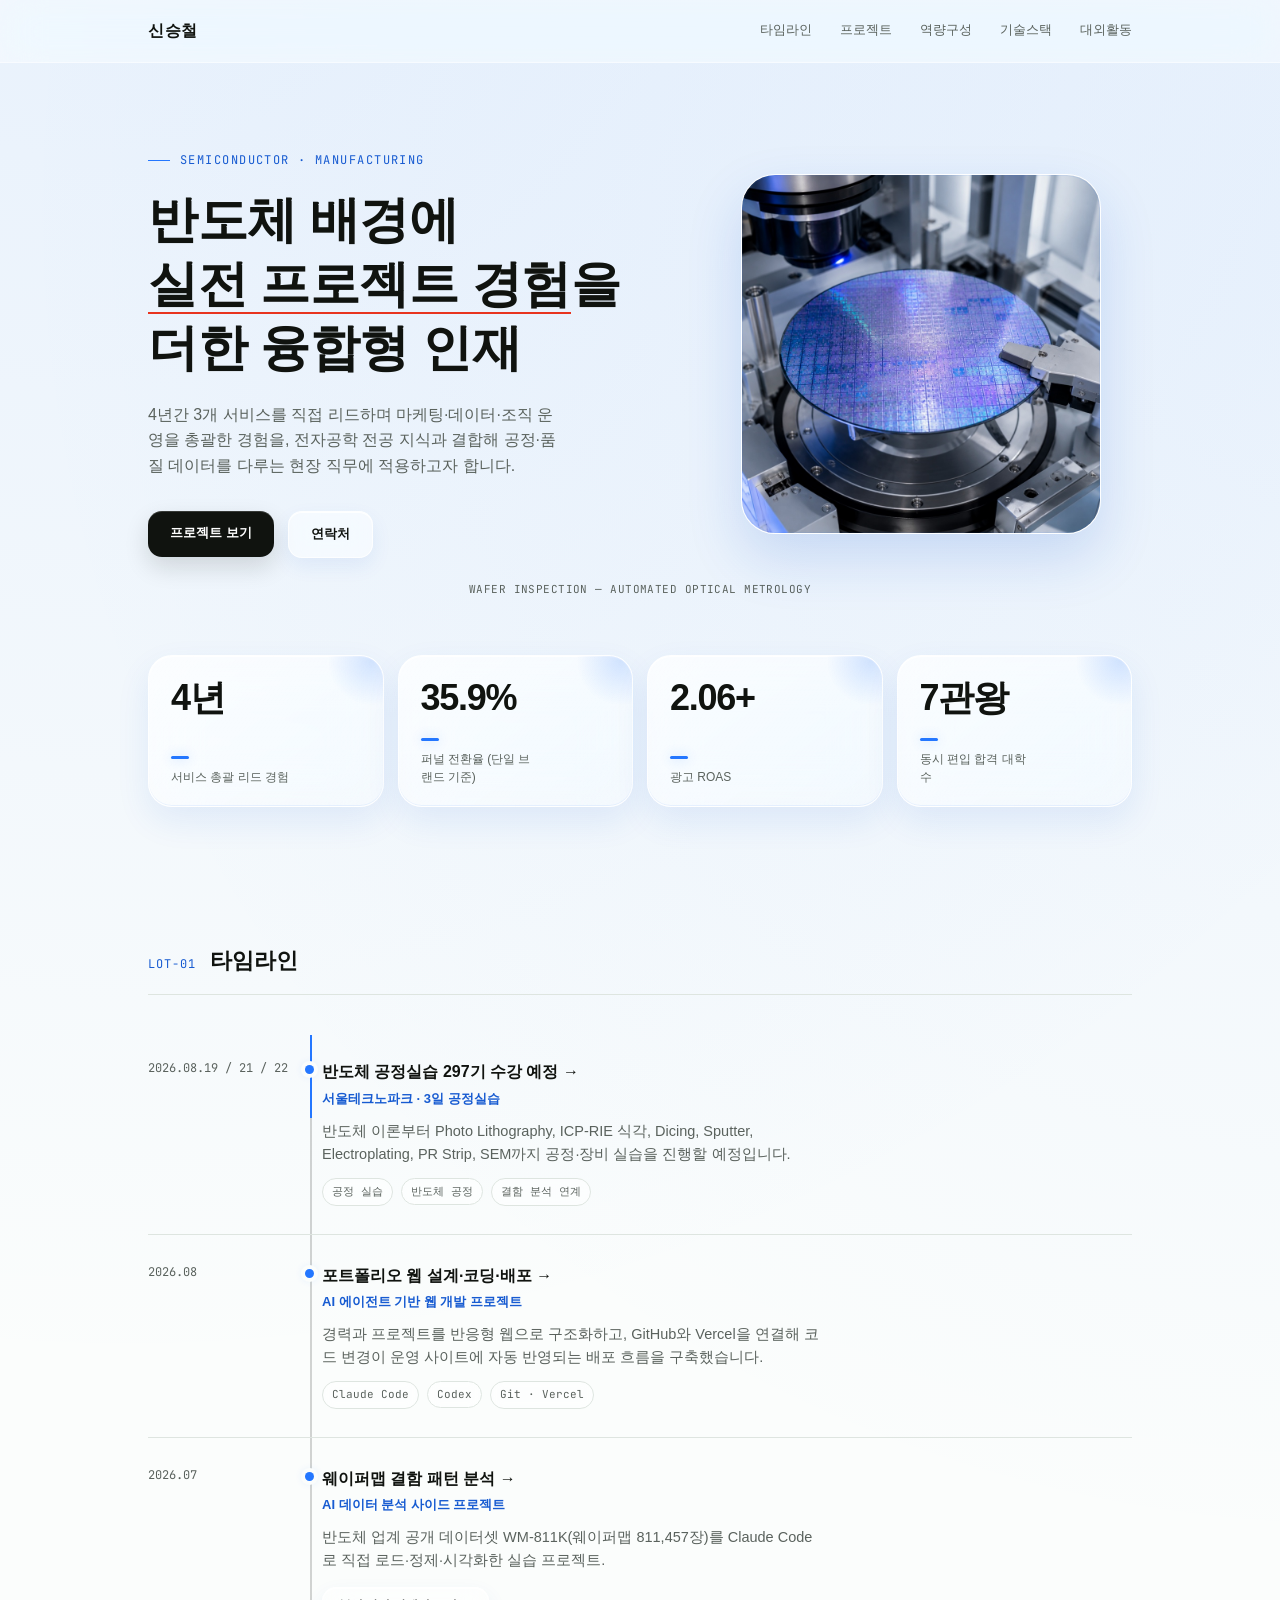
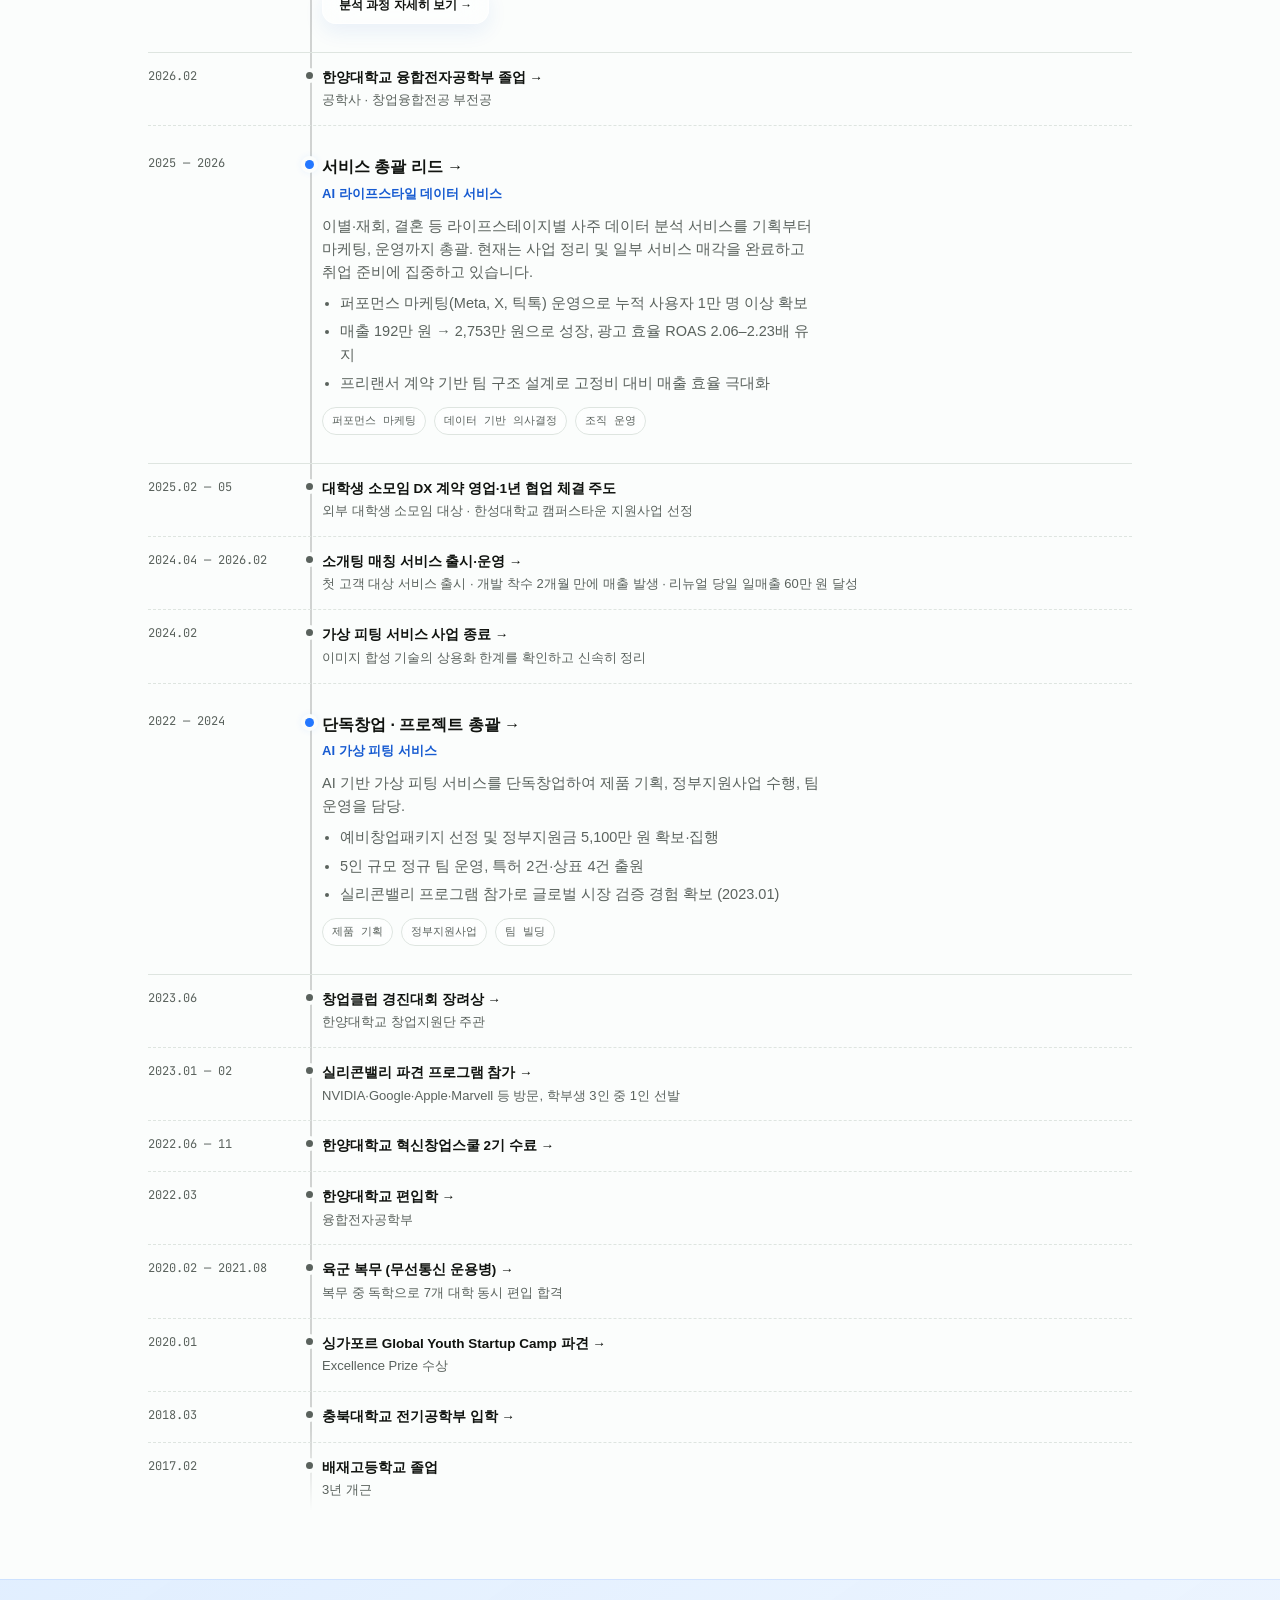
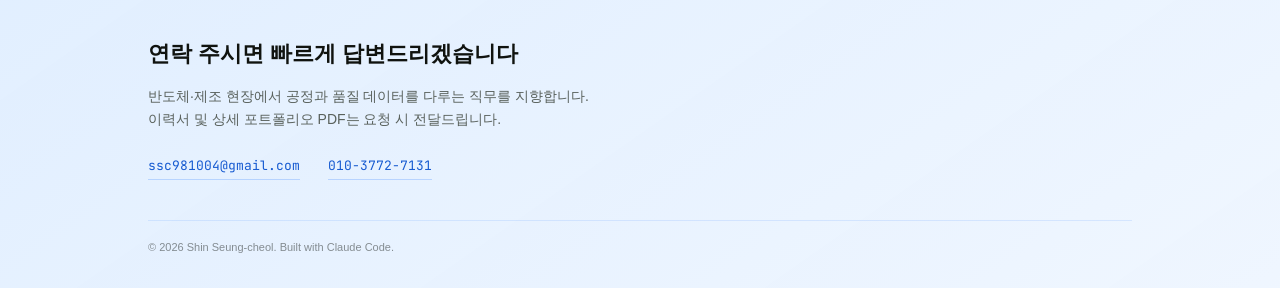
<file: index.html>
<!DOCTYPE html>
<html lang="ko">
<head>
<meta charset="UTF-8">
<meta name="viewport" content="width=device-width, initial-scale=1.0">
<title>신승철 | 반도체·제조 포트폴리오</title>
<link rel="preconnect" href="https://fonts.googleapis.com">
<link rel="preconnect" href="https://fonts.gstatic.com" crossorigin>
<link href="https://fonts.googleapis.com/css2?family=Pretendard:wght@400;500;600;700;800&family=JetBrains+Mono:wght@400;500;600&display=swap" rel="stylesheet">
<link rel="stylesheet" href="assets/mobile-nav.css?v=1">
<style>
  :root{
    --bg:#FBFDFC;
    --bg-alt:#F2F6F4;
    --ink:#10130F;
    --ink-soft:#5A625D;
    --line:#DEE5E0;
    --neon:#2477FF;
    --neon-text:#175BD1;
    --neon-glow:rgba(36,119,255,0.30);
    --danger:#E8341F;
    --white:#FFFFFF;
    --radius:2px;
  }
  *{box-sizing:border-box; margin:0; padding:0;}
  html{scroll-behavior:smooth;}
  body{
    background:
      radial-gradient(circle at 10% -8%, rgba(36,119,255,0.10), transparent 42%),
      radial-gradient(circle at 106% 6%, rgba(36,119,255,0.08), transparent 38%),
      var(--bg);
    color:var(--ink);
    font-family:'Pretendard', -apple-system, sans-serif;
    line-height:1.6;
    -webkit-font-smoothing:antialiased;
  }
  @media (prefers-reduced-motion: reduce){
    *{animation:none !important; transition:none !important;}
  }
  .mono{font-family:'JetBrains Mono', monospace;}

  a{color:inherit;}

  .wrap{max-width:1040px; margin:0 auto; padding:0 28px;}

  /* ---------- NAV ---------- */
  header{
    position:sticky; top:0; z-index:50;
    background:rgba(255,255,255,0.42);
    backdrop-filter:blur(20px) saturate(180%);
    -webkit-backdrop-filter:blur(20px) saturate(180%);
    border-bottom:1px solid rgba(255,255,255,0.5);
  }
  nav{
    display:flex; align-items:center; justify-content:space-between;
    padding:18px 0;
  }
  .brand{font-family:'Pretendard', sans-serif; font-weight:800; font-size:16px; letter-spacing:0.04em;}
  .navlinks{display:flex; gap:28px; font-size:13px; color:var(--ink-soft);}
  .navlinks a{text-decoration:none; transition:color .2s;}
  .navlinks a:hover, .navlinks a:focus-visible{color:var(--ink);}
  @media (max-width:640px){ .navlinks{display:none;} }

  /* ---------- HERO ---------- */
  .hero{
    padding:88px 0 64px;
    display:grid;
    grid-template-columns:1.1fr 0.9fr;
    gap:48px;
    align-items:center;
  }
  @media (max-width:860px){ .hero{grid-template-columns:1fr; padding:56px 0 40px;} }

  .eyebrow{
    font-family:'JetBrains Mono', monospace;
    font-size:12px;
    letter-spacing:0.12em;
    color:var(--neon-text);
    text-transform:uppercase;
    margin-bottom:18px;
    display:flex; align-items:center; gap:10px;
  }
  .eyebrow::before{content:""; width:22px; height:1px; background:var(--neon);}

  .hero h1{
    font-family:'Pretendard', sans-serif;
    font-weight:800;
    font-size:clamp(32px, 5vw, 50px);
    line-height:1.28;
    letter-spacing:-0.01em;
    color:var(--ink);
  }
  .hero h1 em{
    font-style:normal;
    color:var(--ink);
    border-bottom:2px solid var(--danger);
  }
  .hero p.lead{
    margin-top:22px;
    font-size:16px;
    color:var(--ink-soft);
    max-width:46ch;
  }
  .hero-cta{margin-top:32px; display:flex; gap:14px; flex-wrap:wrap;}
  .btn{
    font-size:13px; font-weight:600;
    padding:12px 22px;
    border-radius:var(--radius);
    text-decoration:none;
    display:inline-block;
    transition:transform .15s ease, background .2s ease, border-color .2s ease, box-shadow .2s ease;
  }
  .btn-primary{background:var(--ink); color:var(--white);}
  .btn-primary:hover{box-shadow:0 0 0 1px var(--ink), 0 0 18px var(--neon-glow);}
  .btn-ghost{border:1px solid var(--line); color:var(--ink);}
  .btn-ghost:hover{border-color:var(--neon-text); color:var(--neon-text);}
  .btn:focus-visible{outline:2px solid var(--neon); outline-offset:2px;}

  /* ---------- WAFER SIGNATURE ---------- */
  .wafer-box{display:flex; justify-content:center; align-items:center;}
  .wafer-process-photo{
    position:relative; width:min(100%,360px); aspect-ratio:1/1; overflow:hidden;
    border-radius:34px; border:1px solid rgba(255,255,255,.82);
    background:rgba(255,255,255,.4);
    box-shadow:0 24px 54px rgba(23,91,209,.17),inset 0 1px 0 rgba(255,255,255,.95);
    backdrop-filter:blur(18px); -webkit-backdrop-filter:blur(18px);
  }
  .wafer-process-photo::after{content:"";position:absolute;inset:0;border-radius:inherit;box-shadow:inset 0 0 0 1px rgba(36,119,255,.08);pointer-events:none;}
  .wafer-process-photo img{width:100%;height:100%;display:block;object-fit:cover;transition:transform .5s cubic-bezier(.22,1,.36,1);}
  .wafer-process-photo:hover img{transform:scale(1.025);}
  .wafer-disc-hero{
    position:relative; width:320px; height:320px; border-radius:50%; overflow:hidden;
    background:
      radial-gradient(circle at 30% 24%, rgba(255,255,255,0.95), rgba(255,255,255,0) 42%),
      conic-gradient(from 210deg at 50% 50%,
        rgba(30,140,255,0.18), rgba(150,200,255,0.12), rgba(255,255,255,0.10),
        rgba(30,140,255,0.18)),
      repeating-linear-gradient(0deg, rgba(16,19,15,0.10) 0px, rgba(16,19,15,0.10) 1px, transparent 1px, transparent 40px),
      repeating-linear-gradient(90deg, rgba(16,19,15,0.10) 0px, rgba(16,19,15,0.10) 1px, transparent 1px, transparent 40px),
      repeating-linear-gradient(0deg, rgba(16,19,15,0.05) 0px, rgba(16,19,15,0.05) 0.6px, transparent 0.6px, transparent 8px),
      repeating-linear-gradient(90deg, rgba(16,19,15,0.05) 0px, rgba(16,19,15,0.05) 0.6px, transparent 0.6px, transparent 8px),
      repeating-radial-gradient(circle at 50% 50%, rgba(0,0,0,0.035) 0px, rgba(0,0,0,0.035) 1px, transparent 1px, transparent 5px),
      radial-gradient(circle at 50% 50%, #F1F5F2 0%, #DDE6E1 55%, #C6D1CA 100%);
    box-shadow:
      inset 0 0 20px rgba(0,0,0,0.10),
      inset 0 0 3px rgba(255,255,255,0.9),
      0 0 30px var(--neon-glow),
      0 0 0 1px rgba(0,0,0,0.06);
  }
  .wafer-caption{
    text-align:center; margin-top:14px;
    font-family:'JetBrains Mono', monospace;
    font-size:11px; color:var(--ink-soft); letter-spacing:0.04em;
  }
  .die{transition:opacity .2s ease;}
  .die:hover{opacity:0.6; cursor:default;}
  .die-label{
    font-family:'JetBrains Mono', monospace;
    font-size:8.5px; fill:#FFFFFF; letter-spacing:0.02em;
  }

  /* ---------- SECTION SCAFFOLD ---------- */
  section{padding:64px 0;}
  .section-head{
    display:flex; align-items:baseline; gap:14px;
    margin-bottom:36px;
    border-bottom:1px solid var(--line);
    padding-bottom:16px;
  }
  .lot-id{
    font-family:'JetBrains Mono', monospace;
    font-size:12px; color:var(--neon-text); letter-spacing:0.08em;
  }
  .section-head h2{
    font-family:'Pretendard', sans-serif; font-weight:800; font-size:22px; color:var(--ink);
  }

  /* ---------- STATS STRIP ---------- */
  .stats{
    display:grid; grid-template-columns:repeat(4,1fr);
    gap:14px;
    margin-bottom:8px;
  }
  @media (max-width:640px){ .stats{grid-template-columns:repeat(2,1fr);} }
  .stat{
    position:relative; min-height:152px; overflow:hidden;
    display:flex; flex-direction:column; justify-content:space-between;
    background:linear-gradient(145deg,rgba(255,255,255,.78),rgba(255,255,255,.34));
    border:1px solid rgba(255,255,255,.82); border-radius:24px;
    padding:24px 22px 20px;
    backdrop-filter:blur(24px) saturate(180%); -webkit-backdrop-filter:blur(24px) saturate(180%);
    box-shadow:0 14px 34px rgba(23,91,209,.09), inset 0 1px 0 rgba(255,255,255,.95), inset 0 -1px 0 rgba(36,119,255,.08);
    transition:transform .2s ease,box-shadow .2s ease;
  }
  .stat::after{content:""; position:absolute; width:90px; height:90px; border-radius:50%; right:-34px; top:-40px; background:radial-gradient(circle,rgba(36,119,255,.18),rgba(36,119,255,0) 70%);}
  .stat:hover{transform:translateY(-3px); box-shadow:0 20px 42px rgba(23,91,209,.14),inset 0 1px 0 #fff;}
  .stat .num{font-family:'Pretendard',sans-serif; font-size:clamp(28px,3vw,36px); line-height:1; letter-spacing:-.035em; font-weight:800; color:var(--ink); white-space:nowrap;}
  .stat .lbl{font-size:12px; line-height:1.45; color:var(--ink-soft); max-width:18ch;}
  .stat .lbl::before{content:""; display:block; width:18px; height:3px; border-radius:99px; background:var(--neon); margin-bottom:10px; box-shadow:0 0 12px var(--neon-glow);}

  /* ---------- TIMELINE ---------- */
  .timeline-track{position:relative;}
  .timeline-track::before{
    content:"";
    position:absolute;
    left:162px; top:4px; bottom:4px; width:2px;
    background:linear-gradient(to bottom,
      var(--neon) 0, var(--neon) 4%,
      rgba(16,19,15,0.18) 4%, rgba(16,19,15,0.18) 96%,
      transparent 100%);
  }
  @media (max-width:640px){ .timeline-track::before{display:none;} }
  .exp-item{
    position:relative;
    display:grid; grid-template-columns:150px 1fr; gap:24px;
    padding:28px 0; border-bottom:1px solid var(--line);
  }
  .exp-item::before{
    content:""; position:absolute; left:157px; top:34px;
    width:9px; height:9px; border-radius:50%;
    background:var(--neon); box-shadow:0 0 0 4px var(--bg), 0 0 10px var(--neon-glow);
  }
  @media (max-width:640px){ .exp-item{grid-template-columns:1fr; gap:8px;} .exp-item::before{display:none;} }
  .exp-item:last-child{border-bottom:none;}
  .exp-period{font-family:'JetBrains Mono', monospace; font-size:12px; color:var(--ink-soft);}
  .exp-role{font-weight:700; font-size:16px; margin-bottom:4px; color:var(--ink);}
  .item-link{text-decoration:none; border-bottom:1px solid transparent; transition:color .2s,border-color .2s;}
  .item-link:hover,.item-link:focus-visible{color:var(--neon-text); border-color:var(--neon);}
  .exp-org{font-size:13px; color:var(--neon-text); margin-bottom:10px; font-weight:600;}
  .exp-desc{font-size:14.5px; color:var(--ink-soft); max-width:62ch;}
  .exp-desc ul{margin-top:8px; padding-left:18px;}
  .exp-desc li{margin-bottom:5px;}
  .tag-row{margin-top:12px; display:flex; gap:8px; flex-wrap:wrap;}
  .tag{
    font-family:'JetBrains Mono', monospace; font-size:11px;
    background:rgba(255,255,255,0.5); border:1px solid var(--line);
    padding:4px 9px; color:var(--ink-soft);
    backdrop-filter:blur(6px); -webkit-backdrop-filter:blur(6px);
  }
  .milestone{
    position:relative;
    display:grid; grid-template-columns:150px 1fr; gap:24px;
    padding:14px 0; border-bottom:1px dashed var(--line);
    font-size:13.5px;
  }
  .milestone::before{
    content:""; position:absolute; left:158px; top:19px;
    width:7px; height:7px; border-radius:50%;
    background:var(--ink-soft); box-shadow:0 0 0 4px var(--bg);
  }
  @media (max-width:640px){ .milestone{grid-template-columns:1fr; gap:2px;} .milestone::before{display:none;} }
  .milestone:last-child{border-bottom:none;}
  .milestone .m-period{font-family:'JetBrains Mono', monospace; font-size:12px; color:var(--ink-soft);}
  .milestone .m-title{font-weight:600; color:var(--ink);}
  .milestone .m-desc{color:var(--ink-soft); font-size:13px; margin-top:2px;}

  /* ---------- FOOTER / CONTACT ---------- */
  footer{
    background:#2477FF; color:#FFFFFF;
    backdrop-filter:blur(18px) saturate(160%); -webkit-backdrop-filter:blur(18px) saturate(160%);
    padding:56px 0 32px;
    border-top:1px solid var(--line);
  }
  footer h2{font-family:'Pretendard', sans-serif; font-weight:800; font-size:22px; margin-bottom:14px; color:#FFFFFF;}
  footer p{color:rgba(255,255,255,.78); font-size:14px; max-width:50ch;}
  .contact-row{margin-top:26px; display:flex; gap:28px; flex-wrap:wrap; font-family:'JetBrains Mono', monospace; font-size:13px;}
  .contact-row a{text-decoration:none; border-bottom:1px solid rgba(255,255,255,0.25); padding-bottom:2px;}
  .contact-row a:hover{border-color:#FFFFFF; color:#FFFFFF;}
  .fine{margin-top:40px; font-size:11px; color:rgba(255,255,255,.62); border-top:1px solid rgba(255,255,255,.24); padding-top:18px;}
</style>
</head>
<body>

<header>
  <div class="wrap">
    <nav>
      <div class="brand">신승철</div>
      <div class="navlinks">
        <a href="index.html" class="active">타임라인</a>
        <a href="projects.html">프로젝트</a>
        <a href="skills.html">역량구성</a>
        <a href="tech-stack.html">기술스택</a>
        <a href="activities.html">대외활동</a>
      </div>
    </nav>
  </div>
</header>

<div class="wrap">
  <section class="hero">
    <div>
      <div class="eyebrow">SEMICONDUCTOR · MANUFACTURING</div>
      <h1>반도체 배경에<br><em>실전 프로젝트 경험</em>을<br>더한 융합형 인재</h1>
      <p class="lead">
        4년간 3개 서비스를 직접 리드하며 마케팅·데이터·조직 운영을 총괄한 경험을,
        전자공학 전공 지식과 결합해 공정·품질 데이터를 다루는 현장 직무에 적용하고자 합니다.
      </p>
      <div class="hero-cta">
        <a class="btn btn-primary" href="projects.html">프로젝트 보기</a>
        <a class="btn btn-ghost" href="#contact">연락처</a>
      </div>
    </div>

    <div class="wafer-box">
      <figure class="wafer-process-photo">
        <img src="assets/wafer-inspection-process.jpg" alt="자동 광학 검사 장비에서 실리콘 웨이퍼를 측정하는 반도체 공정 장면">
      </figure>
    </div>
  </section>

  <div class="wafer-caption" style="margin-top:-40px; margin-bottom:56px;">WAFER INSPECTION — AUTOMATED OPTICAL METROLOGY</div>

  <!-- ---------- STATS ---------- -->
  <section id="stats" style="padding-top:0;">
    <div class="stats">
      <div class="stat"><div class="num">4년</div><div class="lbl">서비스 총괄 리드 경험</div></div>
      <div class="stat"><div class="num">35.9%</div><div class="lbl">퍼널 전환율 (단일 브랜드 기준)</div></div>
      <div class="stat"><div class="num">2.06+</div><div class="lbl">광고 ROAS</div></div>
      <div class="stat"><div class="num">7관왕</div><div class="lbl">동시 편입 합격 대학 수</div></div>
    </div>
  </section>

  <!-- ---------- TIMELINE ---------- -->
  <section id="timeline">
    <div class="section-head">
      <span class="lot-id">LOT-01</span>
      <h2>타임라인</h2>
    </div>

    <div class="timeline-track">
    <div class="exp-item" id="timeline-training">
      <div class="exp-period">2026.08.19 / 21 / 22</div>
      <div>
        <div class="exp-role"><a class="item-link" href="projects.html#process-training">반도체 공정실습 297기 수강 예정 →</a></div>
        <div class="exp-org">서울테크노파크 · 3일 공정실습</div>
        <div class="exp-desc">반도체 이론부터 Photo Lithography, ICP-RIE 식각, Dicing, Sputter, Electroplating, PR Strip, SEM까지 공정·장비 실습을 진행할 예정입니다.</div>
        <div class="tag-row"><a class="tag" href="projects.html#process-training">공정 실습</a><a class="tag" href="skills.html#engineering">반도체 공정</a><a class="tag" href="projects.html#wafer-project">결함 분석 연계</a></div>
      </div>
    </div>

    <div class="exp-item" id="timeline-portfolio">
      <div class="exp-period">2026.08</div>
      <div>
        <div class="exp-role"><a class="item-link" href="projects.html#portfolio-deployment">포트폴리오 웹 설계·코딩·배포 →</a></div>
        <div class="exp-org">AI 에이전트 기반 웹 개발 프로젝트</div>
        <div class="exp-desc">경력과 프로젝트를 반응형 웹으로 구조화하고, GitHub와 Vercel을 연결해 코드 변경이 운영 사이트에 자동 반영되는 배포 흐름을 구축했습니다.</div>
        <div class="tag-row"><a class="tag" href="tech-stack.html">Claude Code</a><a class="tag" href="tech-stack.html">Codex</a><a class="tag" href="projects.html#portfolio-deployment">Git · Vercel</a></div>
      </div>
    </div>

    <div class="exp-item" id="timeline-wafer">
      <div class="exp-period">2026.07</div>
      <div>
        <div class="exp-role"><a class="item-link" href="projects.html#wafer-project">웨이퍼맵 결함 패턴 분석 →</a></div>
        <div class="exp-org">AI 데이터 분석 사이드 프로젝트</div>
        <div class="exp-desc">
          반도체 업계 공개 데이터셋 WM-811K(웨이퍼맵 811,457장)를 Claude Code로 직접 로드·정제·시각화한 실습 프로젝트.
        </div>
        <div class="tag-row" style="margin-top:14px;">
          <a class="btn btn-ghost" href="wafer-analysis.html#process" style="padding:8px 16px; font-size:12px;">분석 과정 자세히 보기 →</a>
        </div>
      </div>
    </div>

    <div class="milestone">
      <div class="m-period">2026.02</div>
      <div>
        <div class="m-title"><a class="item-link" href="skills.html#engineering">한양대학교 융합전자공학부 졸업 →</a></div>
        <div class="m-desc">공학사 · 창업융합전공 부전공</div>
      </div>
    </div>

    <div class="exp-item" id="timeline-service">
      <div class="exp-period">2025 — 2026</div>
      <div>
        <div class="exp-role"><a class="item-link" href="projects.html#service-lead">서비스 총괄 리드 →</a></div>
        <div class="exp-org">AI 라이프스타일 데이터 서비스</div>
        <div class="exp-desc">
          이별·재회, 결혼 등 라이프스테이지별 사주 데이터 분석 서비스를 기획부터 마케팅, 운영까지 총괄. 현재는 사업 정리 및 일부 서비스 매각을 완료하고 취업 준비에 집중하고 있습니다.
          <ul>
            <li>퍼포먼스 마케팅(Meta, X, 틱톡) 운영으로 누적 사용자 1만 명 이상 확보</li>
            <li>매출 192만 원 → 2,753만 원으로 성장, 광고 효율 ROAS 2.06–2.23배 유지</li>
            <li>프리랜서 계약 기반 팀 구조 설계로 고정비 대비 매출 효율 극대화</li>
          </ul>
        </div>
        <div class="tag-row">
          <a class="tag" href="skills.html#growth">퍼포먼스 마케팅</a>
          <a class="tag" href="skills.html#growth">데이터 기반 의사결정</a>
          <a class="tag" href="skills.html#operations">조직 운영</a>
        </div>
      </div>
    </div>

    <div class="milestone" id="timeline-dx-collaboration">
      <div class="m-period">2025.02 — 05</div>
      <div>
        <div class="m-title">대학생 소모임 DX 계약 영업·1년 협업 체결 주도</div>
        <div class="m-desc">외부 대학생 소모임 대상 · 한성대학교 캠퍼스타운 지원사업 선정</div>
      </div>
    </div>

    <div class="milestone">
      <div class="m-period">2024.04 — 2026.02</div>
      <div>
        <div class="m-title"><a class="item-link" href="projects.html#matching-platform">소개팅 매칭 서비스 출시·운영 →</a></div>
        <div class="m-desc">첫 고객 대상 서비스 출시 · 개발 착수 2개월 만에 매출 발생 · 리뉴얼 당일 일매출 60만 원 달성</div>
      </div>
    </div>

    <div class="milestone">
      <div class="m-period">2024.02</div>
      <div>
        <div class="m-title"><a class="item-link" href="projects.html#virtual-fitting">가상 피팅 서비스 사업 종료 →</a></div>
        <div class="m-desc">이미지 합성 기술의 상용화 한계를 확인하고 신속히 정리</div>
      </div>
    </div>

    <div class="exp-item" id="timeline-virtual-fitting">
      <div class="exp-period">2022 — 2024</div>
      <div>
        <div class="exp-role"><a class="item-link" href="projects.html#virtual-fitting">단독창업 · 프로젝트 총괄 →</a></div>
        <div class="exp-org">AI 가상 피팅 서비스</div>
        <div class="exp-desc">
          AI 기반 가상 피팅 서비스를 단독창업하여 제품 기획, 정부지원사업 수행, 팀 운영을 담당.
          <ul>
            <li>예비창업패키지 선정 및 정부지원금 5,100만 원 확보·집행</li>
            <li>5인 규모 정규 팀 운영, 특허 2건·상표 4건 출원</li>
            <li>실리콘밸리 프로그램 참가로 글로벌 시장 검증 경험 확보 (2023.01)</li>
          </ul>
        </div>
        <div class="tag-row">
          <a class="tag" href="skills.html#operations">제품 기획</a>
          <a class="tag" href="skills.html#operations">정부지원사업</a>
          <a class="tag" href="skills.html#operations">팀 빌딩</a>
        </div>
      </div>
    </div>

    <div class="milestone">
      <div class="m-period">2023.06</div>
      <div>
        <div class="m-title"><a class="item-link" href="activities.html#startup-club">창업클럽 경진대회 장려상 →</a></div>
        <div class="m-desc">한양대학교 창업지원단 주관</div>
      </div>
    </div>

    <div class="milestone">
      <div class="m-period">2023.01 — 02</div>
      <div>
        <div class="m-title"><a class="item-link" href="activities.html#silicon-valley">실리콘밸리 파견 프로그램 참가 →</a></div>
        <div class="m-desc">NVIDIA·Google·Apple·Marvell 등 방문, 학부생 3인 중 1인 선발</div>
      </div>
    </div>

    <div class="milestone">
      <div class="m-period">2022.06 — 11</div>
      <div>
        <div class="m-title"><a class="item-link" href="projects.html#virtual-fitting">한양대학교 혁신창업스쿨 2기 수료 →</a></div>
      </div>
    </div>

    <div class="milestone">
      <div class="m-period">2022.03</div>
      <div>
        <div class="m-title"><a class="item-link" href="skills.html#engineering">한양대학교 편입학 →</a></div>
        <div class="m-desc">융합전자공학부</div>
      </div>
    </div>

    <div class="milestone">
      <div class="m-period">2020.02 — 2021.08</div>
      <div>
        <div class="m-title"><a class="item-link" href="skills.html#resilience">육군 복무 (무선통신 운용병) →</a></div>
        <div class="m-desc">복무 중 독학으로 7개 대학 동시 편입 합격</div>
      </div>
    </div>

    <div class="milestone">
      <div class="m-period">2020.01</div>
      <div>
        <div class="m-title"><a class="item-link" href="activities.html#singapore">싱가포르 Global Youth Startup Camp 파견 →</a></div>
        <div class="m-desc">Excellence Prize 수상</div>
      </div>
    </div>

    <div class="milestone">
      <div class="m-period">2018.03</div>
      <div>
        <div class="m-title"><a class="item-link" href="skills.html#engineering">충북대학교 전기공학부 입학 →</a></div>
      </div>
    </div>

    <div class="milestone">
      <div class="m-period">2017.02</div>
      <div>
        <div class="m-title">배재고등학교 졸업</div>
        <div class="m-desc">3년 개근</div>
      </div>
    </div>
    </div>
  </section>

</div>

<footer id="contact">
  <div class="wrap">
    <h2>연락 주시면 빠르게 답변드리겠습니다</h2>
    <p>반도체·제조 현장에서 공정과 품질 데이터를 다루는 직무를 지향합니다.<br>이력서 및 상세 포트폴리오 PDF는 요청 시 전달드립니다.</p>
    <div class="contact-row">
      <a href="mailto:ssc981004@gmail.com">ssc981004@gmail.com</a>
      <a href="tel:010-3772-7131">010-3772-7131</a>
    </div>
    <div class="fine">© 2026 Shin Seung-cheol. Built with Claude Code.</div>
  </div>
</footer>

<script src="assets/mobile-nav.js?v=1"></script>
</body>
</html>
</file>
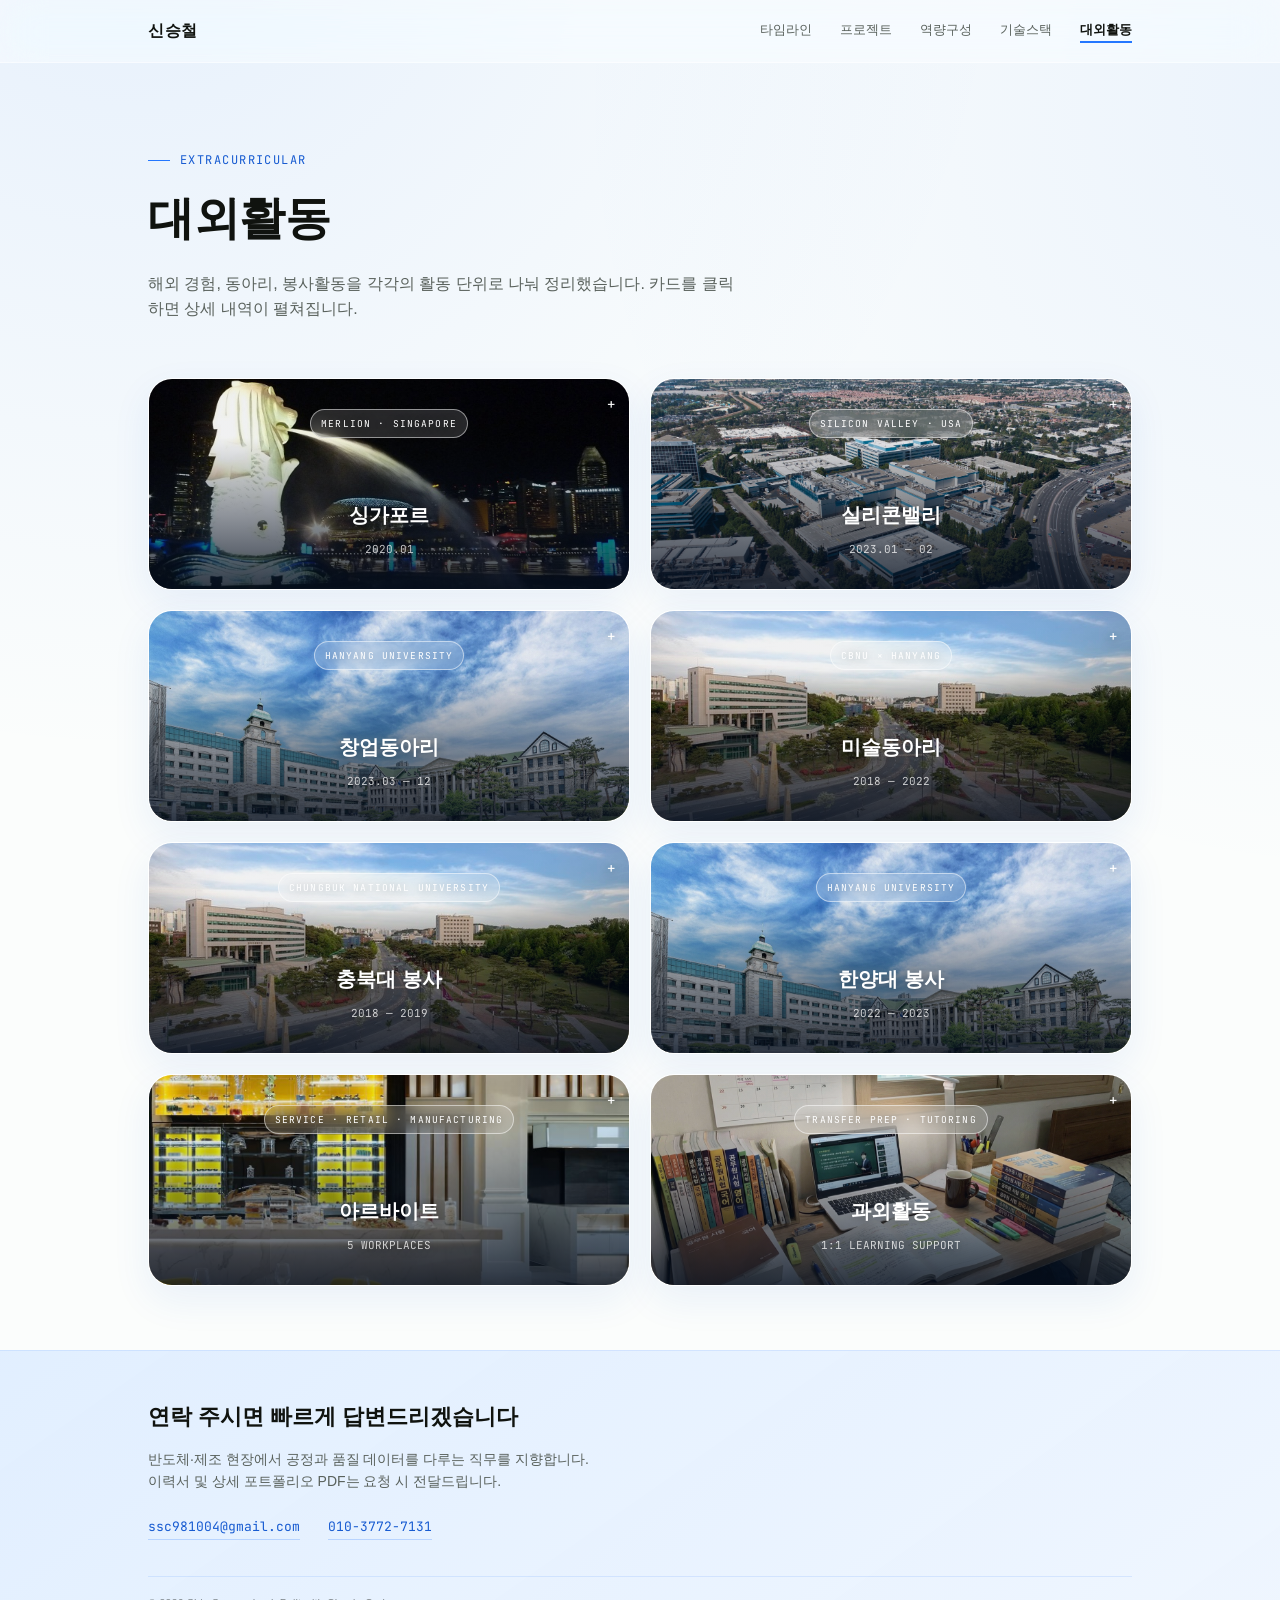
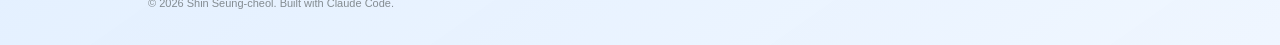
<file: activities.html>
<!DOCTYPE html>
<html lang="ko">
<head>
<meta charset="UTF-8">
<meta name="viewport" content="width=device-width, initial-scale=1.0">
<title>대외활동 | 신승철 포트폴리오</title>
<meta name="description" content="해외 경험, 동아리, 봉사활동을 정리한 대외활동 페이지">
<link rel="preconnect" href="https://fonts.googleapis.com">
<link rel="preconnect" href="https://fonts.gstatic.com" crossorigin>
<link href="https://fonts.googleapis.com/css2?family=Pretendard:wght@400;500;600;700;800&family=JetBrains+Mono:wght@400;500;600&display=swap" rel="stylesheet">
<link rel="stylesheet" href="assets/mobile-nav.css?v=1">
<style>
  :root{
    --bg:#FBFDFC;
    --bg-alt:#F2F6F4;
    --ink:#10130F;
    --ink-soft:#5A625D;
    --line:#DEE5E0;
    --neon:#2477FF;
    --neon-text:#175BD1;
    --neon-glow:rgba(36,119,255,0.30);
    --danger:#E8341F;
    --white:#FFFFFF;
    --radius:2px;
  }
  *{box-sizing:border-box; margin:0; padding:0;}
  html{scroll-behavior:smooth;}
  [id]{scroll-margin-top:88px;}
  body{
    background:
      radial-gradient(circle at 10% -8%, rgba(36,119,255,0.10), transparent 42%),
      radial-gradient(circle at 106% 6%, rgba(36,119,255,0.08), transparent 38%),
      var(--bg);
    color:var(--ink);
    font-family:'Pretendard', -apple-system, sans-serif;
    line-height:1.6;
    -webkit-font-smoothing:antialiased;
  }
  @media (prefers-reduced-motion: reduce){
    *{animation:none !important; transition:none !important;}
  }
  .mono{font-family:'JetBrains Mono', monospace;}
  a{color:inherit;}
  .wrap{max-width:1040px; margin:0 auto; padding:0 28px;}

  /* ---------- NAV ---------- */
  header{
    position:sticky; top:0; z-index:50;
    background:rgba(255,255,255,0.42);
    backdrop-filter:blur(20px) saturate(180%);
    -webkit-backdrop-filter:blur(20px) saturate(180%);
    border-bottom:1px solid rgba(255,255,255,0.5);
  }
  nav{
    display:flex; align-items:center; justify-content:space-between;
    padding:18px 0;
  }
  .brand{font-family:'Pretendard', sans-serif; font-weight:800; font-size:16px; letter-spacing:0.04em;}
  .navlinks{display:flex; gap:28px; font-size:13px; color:var(--ink-soft);}
  .navlinks a{text-decoration:none; transition:color .2s;}
  .navlinks a:hover, .navlinks a:focus-visible{color:var(--ink);}
  .navlinks a.active{color:var(--ink); font-weight:600; box-shadow:0 2px 0 var(--neon);}
  @media (max-width:640px){ .navlinks{display:none;} }

  /* ---------- HERO ---------- */
  .hero{padding:88px 0 40px;}
  .eyebrow{
    font-family:'JetBrains Mono', monospace;
    font-size:12px;
    letter-spacing:0.12em;
    color:var(--neon-text);
    text-transform:uppercase;
    margin-bottom:18px;
    display:flex; align-items:center; gap:10px;
  }
  .eyebrow::before{content:""; width:22px; height:1px; background:var(--neon);}
  .hero h1{
    font-family:'Pretendard', sans-serif;
    font-weight:800;
    font-size:clamp(30px, 4.6vw, 46px);
    line-height:1.32;
    letter-spacing:-0.01em;
    color:var(--ink);
  }
  .hero p.lead{
    margin-top:22px;
    font-size:16px;
    color:var(--ink-soft);
    max-width:66ch;
  }

  section{padding:16px 0 64px;}

  /* ---------- ACTIVITY GRID (click-to-expand tiles) ---------- */
  .activity-grid{display:grid; grid-template-columns:repeat(2,1fr); gap:20px; align-items:start;}
  @media (max-width:760px){ .activity-grid{grid-template-columns:1fr;} }
  .activity-tile{
    background:rgba(255,255,255,0.42); border:1px solid rgba(255,255,255,0.72); overflow:hidden; border-radius:24px;
    backdrop-filter:blur(18px) saturate(180%); -webkit-backdrop-filter:blur(18px) saturate(180%);
    box-shadow:0 14px 38px rgba(23,91,209,0.08); transition:transform .25s ease,box-shadow .25s ease;
  }
  .activity-tile:hover{transform:translateY(-4px);box-shadow:0 22px 50px rgba(23,91,209,.14);}
  .activity-tile summary{
    list-style:none; cursor:pointer; padding:30px 20px; min-height:210px; overflow:hidden;
    display:flex; flex-direction:column; align-items:center; text-align:center; gap:10px;
    justify-content:center; transition:background .15s ease;
    position:relative;
  }
  .activity-tile summary::-webkit-details-marker{display:none;}
  .activity-tile summary:hover{background:rgba(36,119,255,0.035);}
  .activity-tile[open] summary{border-bottom:1px solid rgba(255,255,255,0.5); background:rgba(255,255,255,0.25);}
  .tile-icon{width:40px; height:40px; color:var(--neon-text);}
  .tile-icon svg{width:100%; height:100%; fill:none; stroke:currentColor; stroke-width:1.5; stroke-linecap:round; stroke-linejoin:round;}
  .tile-label{font-weight:700; font-size:15px; color:var(--ink);}
  .tile-count{font-family:'JetBrains Mono', monospace; font-size:11px; color:var(--ink-soft);}
  .tile-chevron{
    position:absolute; top:14px; right:14px;
    font-family:'JetBrains Mono', monospace; font-size:14px; color:var(--ink-soft);
    transition:transform .2s ease;
  }
  .activity-tile[open] .tile-chevron{transform:rotate(45deg); color:var(--neon-text);}
  .tile-photo{position:absolute;inset:0;width:100%;height:100%;object-fit:cover;transition:transform .55s cubic-bezier(.22,1,.36,1);}
  .photo-tile summary::after{content:"";position:absolute;inset:0;background:linear-gradient(to top,rgba(5,15,31,.82),rgba(5,15,31,.06) 72%);}
  .photo-tile:hover .tile-photo{transform:scale(1.045);}
  .photo-tile .tile-label,.photo-tile .tile-count,.photo-tile .tile-chevron,.photo-tile .place-chip{position:relative;z-index:2;color:#fff;text-shadow:0 1px 10px rgba(0,0,0,.36);}
  .photo-tile .tile-label{font-size:20px;margin-top:auto}.photo-tile .tile-count{color:rgba(255,255,255,.76)}.photo-tile .tile-chevron{position:absolute;color:#fff}
  .place-chip{font-family:'JetBrains Mono',monospace;font-size:9.5px;letter-spacing:.12em;padding:6px 10px;border:1px solid rgba(255,255,255,.5);border-radius:999px;background:rgba(255,255,255,.14);backdrop-filter:blur(10px)}
  .school-tile summary{background:radial-gradient(circle at 14% 0,rgba(36,119,255,.13),transparent 46%),linear-gradient(145deg,rgba(255,255,255,.8),rgba(241,247,255,.46));}
  .school-tile summary::after{content:"";position:absolute;width:150px;height:150px;border-radius:50%;right:-62px;bottom:-74px;background:rgba(36,119,255,.055);}
  .tile-logo{position:relative;z-index:1;width:72px;height:72px;object-fit:contain;padding:8px;filter:drop-shadow(0 10px 14px rgba(16,19,15,.1));transition:transform .3s ease;}
  .school-tile:hover .tile-logo{transform:scale(1.07) rotate(-2deg)}
  .dual-logos{display:flex;align-items:center;justify-content:center;margin-bottom:2px}.dual-logos .tile-logo{width:64px;height:64px;margin:0 -4px;border-radius:50%;background:rgba(255,255,255,.76);border:3px solid rgba(255,255,255,.92)}
  .school-name{font-family:'JetBrains Mono',monospace;font-size:9.5px;letter-spacing:.08em;color:var(--neon-text);position:relative;z-index:1}

  .activity-detail{padding:18px 22px 22px;}
  .a-item{padding:14px 0; border-bottom:1px solid var(--line); text-align:left;}
  .a-item:last-child{border-bottom:none;}
  .a-item .a-period{font-family:'JetBrains Mono', monospace; font-size:11px; color:var(--neon-text); letter-spacing:0.04em;}
  .a-item .a-title{font-weight:700; font-size:14px; color:var(--ink); margin-top:3px;}
  .a-item .a-desc{font-size:12.5px; color:var(--ink-soft); margin-top:4px;}
  .related-link{display:inline-block; margin-top:10px; font-size:12px; font-weight:600; color:var(--neon-text); text-decoration:none; border-bottom:1px solid rgba(36,119,255,.3);}

  /* ---------- FOOTER ---------- */
  footer{
    background:#2477FF; color:#FFFFFF;
    backdrop-filter:blur(18px) saturate(160%); -webkit-backdrop-filter:blur(18px) saturate(160%);
    padding:48px 0 32px;
    border-top:1px solid var(--line);
  }
  footer h2{font-family:'Pretendard', sans-serif; font-weight:800; font-size:22px; margin-bottom:14px; color:#FFFFFF;}
  footer p{color:rgba(255,255,255,.78); font-size:14px; max-width:56ch;}
  .contact-row{margin-top:24px; display:flex; gap:28px; flex-wrap:wrap; font-family:'JetBrains Mono', monospace; font-size:13px;}
  .contact-row a{text-decoration:none; border-bottom:1px solid rgba(255,255,255,0.25); padding-bottom:2px;}
  .contact-row a:hover{border-color:#FFFFFF; color:#FFFFFF;}
  .fine{margin-top:36px; font-size:11px; color:rgba(255,255,255,.62); border-top:1px solid rgba(255,255,255,.24); padding-top:18px;}
</style>
</head>
<body>

<header>
  <div class="wrap">
    <nav>
      <div class="brand"><a href="index.html" style="text-decoration:none; color:inherit;">신승철</a></div>
      <div class="navlinks">
        <a href="index.html">타임라인</a>
        <a href="projects.html">프로젝트</a>
        <a href="skills.html">역량구성</a>
        <a href="tech-stack.html">기술스택</a>
        <a href="activities.html" class="active">대외활동</a>
      </div>
    </nav>
  </div>
</header>

<div class="wrap">
  <section class="hero">
    <div class="eyebrow">EXTRACURRICULAR</div>
    <h1>대외활동</h1>
    <p class="lead">해외 경험, 동아리, 봉사활동을 각각의 활동 단위로 나눠 정리했습니다. 카드를 클릭하면 상세 내역이 펼쳐집니다.</p>
  </section>

  <section>
    <div class="activity-grid">

      <!-- 해외경험: 싱가포르 -->
      <details class="activity-tile photo-tile" id="singapore">
        <summary>
          <img class="tile-photo" src="assets/activity-singapore.jpg" alt="싱가포르 멀라이언 파크 야경" loading="lazy">
          <span class="tile-chevron">+</span>
          <span class="place-chip">MERLION · SINGAPORE</span>
          <span class="tile-label">싱가포르</span>
          <span class="tile-count">2020.01</span>
        </summary>
        <div class="activity-detail">
          <div class="a-item">
            <div class="a-period">해외 경험 · 2020.01</div>
            <div class="a-title">Global Youth Startup Camp</div>
            <div class="a-desc">충북대학교 창업지원단 학내 선발로 파견. 4인 팀으로 참가해 Excellence Prize를 수상했습니다.</div>
            <a class="related-link" href="index.html#timeline">타임라인에서 보기 ↑</a>
          </div>
        </div>
      </details>

      <!-- 해외경험: 미국 -->
      <details class="activity-tile photo-tile" id="silicon-valley">
        <summary>
          <img class="tile-photo" src="assets/activity-silicon-valley.jpg" alt="미국 실리콘밸리 인텔 캠퍼스 전경" loading="lazy">
          <span class="tile-chevron">+</span>
          <span class="place-chip">SILICON VALLEY · USA</span>
          <span class="tile-label">실리콘밸리</span>
          <span class="tile-count">2023.01 — 02</span>
        </summary>
        <div class="activity-detail">
          <div class="a-item">
            <div class="a-period">해외 경험 · 2023.01 — 02</div>
            <div class="a-title">실리콘밸리 파견 프로그램</div>
            <div class="a-desc">한양대학교 창업지원단 주관, 학부생 3인 중 1인 선발. NVIDIA·Google·Apple·Marvell·Stanford Univ·KOTRA 실리콘밸리 사무소·Plug&amp;Play 등을 방문하고, 현지 진출 동문(반도체 설계 엔지니어, NVIDIA 시니어 연구원 등)과 1:1 멘토링을 진행했습니다.</div>
            <a class="related-link" href="index.html#timeline-virtual-fitting">타임라인에서 보기 ↑</a>
          </div>
        </div>
      </details>

      <!-- 동아리: 창업동아리 -->
      <details class="activity-tile photo-tile" id="startup-club">
        <summary>
          <img class="tile-photo" src="assets/activity-hanyang.jpg" alt="한양대학교 캠퍼스 전경" loading="lazy">
          <span class="tile-chevron">+</span>
          <span class="place-chip">HANYANG UNIVERSITY</span>
          <span class="tile-label">창업동아리</span>
          <span class="tile-count">2023.03 — 12</span>
        </summary>
        <div class="activity-detail">
          <div class="a-item">
            <div class="a-period">동아리 · 2023.03 — 12</div>
            <div class="a-title">한양대학교 창업동아리 (팀 대표)</div>
            <div class="a-desc">기획·개발을 맡은 팀 대표로 활동. 시제품 제작과 멘토링을 거쳐 창업활동지원금 300만 원(최고 한도액 트랙)을 받았고, 창업클럽 경진대회에서 장려상을 수상했습니다.</div>
            <a class="related-link" href="projects.html#virtual-fitting">관련 프로젝트 보기 →</a>
          </div>
        </div>
      </details>

      <!-- 동아리: 미술동아리 -->
      <details class="activity-tile photo-tile">
        <summary>
          <img class="tile-photo" src="assets/activity-cbnu.jpg" alt="충북대학교 캠퍼스 전경" loading="lazy">
          <span class="tile-chevron">+</span>
          <span class="place-chip">CBNU × HANYANG</span>
          <span class="tile-label">미술동아리</span>
          <span class="tile-count">2018 — 2022</span>
        </summary>
        <div class="activity-detail">
          <div class="a-item">
            <div class="a-period">동아리 · 2018.03 — 2022.06</div>
            <div class="a-title">미술동아리 (충북대·한양대, 부원)</div>
            <div class="a-desc">매 학기 개인 작품을 제작하고, 정기 전시회에 총 5회 출품했습니다.</div>
          </div>
        </div>
      </details>

      <!-- 봉사활동: 충북대 시절 -->
      <details class="activity-tile photo-tile">
        <summary>
          <img class="tile-photo" src="assets/activity-cbnu.jpg" alt="충북대학교 캠퍼스 전경" loading="lazy">
          <span class="tile-chevron">+</span>
          <span class="place-chip">CHUNGBUK NATIONAL UNIVERSITY</span>
          <span class="tile-label">충북대 봉사</span>
          <span class="tile-count">2018 — 2019</span>
        </summary>
        <div class="activity-detail">
          <div class="a-item">
            <div class="a-period">봉사활동 · 2019.03 — 10</div>
            <div class="a-title">굿네이버스 인터내셔날 충청본부</div>
            <div class="a-desc">아동학대예방 캠페인 기획·진행, 편지쓰기대회 심사 등 총 12회 40시간 활동했습니다.</div>
          </div>
          <div class="a-item">
            <div class="a-period">봉사활동 · 2018.09 — 11</div>
            <div class="a-title">청주 C.C.C. 무료급식소</div>
            <div class="a-desc">사랑의 무료급식소 준비·배식·정리 활동으로 총 3회 13.5시간 참여했습니다.</div>
          </div>
        </div>
      </details>

      <!-- 봉사활동: 한양대 시절 -->
      <details class="activity-tile photo-tile">
        <summary>
          <img class="tile-photo" src="assets/activity-hanyang.jpg" alt="한양대학교 캠퍼스 전경" loading="lazy">
          <span class="tile-chevron">+</span>
          <span class="place-chip">HANYANG UNIVERSITY</span>
          <span class="tile-label">한양대 봉사</span>
          <span class="tile-count">2022 — 2023</span>
        </summary>
        <div class="activity-detail">
          <div class="a-item">
            <div class="a-period">봉사활동 · 2022.12 — 2023.02</div>
            <div class="a-title">선재누리 (한양대 사회봉사교과목)</div>
            <div class="a-desc">서울 성동구 소재 한부모가족 복지시설에서 30시간 이상 봉사했습니다.</div>
          </div>
        </div>
      </details>

      <!-- 실무 경험: 아르바이트 -->
      <details class="activity-tile photo-tile" id="part-time-work">
        <summary>
          <img class="tile-photo" src="assets/activity-stay-restaurant.jpg" alt="롯데월드타워 STAY 레스토랑 내부" loading="lazy">
          <span class="tile-chevron">+</span>
          <span class="place-chip">SERVICE · RETAIL · MANUFACTURING</span>
          <span class="tile-label">아르바이트</span>
          <span class="tile-count">5 WORKPLACES</span>
        </summary>
        <div class="activity-detail">
          <div class="a-item">
            <div class="a-period">홀서빙 · 3곳</div>
            <div class="a-title">롯데월드타워 STAY 포함 외식 서비스 현장</div>
            <div class="a-desc">세 곳의 서로 다른 매장에서 홀서빙을 경험했습니다. 고객 응대, 테이블 관리, 주문 전달과 동료 간 업무 조율을 수행하며 서비스 기준과 현장 커뮤니케이션 역량을 익혔습니다.</div>
          </div>
          <div class="a-item">
            <div class="a-period">매장 운영 · PC방</div>
            <div class="a-title">PC방 아르바이트</div>
            <div class="a-desc">고객 응대와 매장 정리, 좌석·주문 관리 등 여러 업무를 동시에 처리하며 우선순위를 판단하고 돌발 상황에 대응하는 실행력을 길렀습니다.</div>
          </div>
          <div class="a-item">
            <div class="a-period">생산 현장 · 식품 제조</div>
            <div class="a-title">롯데햄 공장 아르바이트</div>
            <div class="a-desc">식품 생산 현장에서 정해진 작업 절차와 위생·안전 기준을 준수하며 반복 공정의 정확성, 작업 속도, 구성원 간 협업의 중요성을 체감했습니다.</div>
          </div>
        </div>
      </details>

      <!-- 교육 경험: 편입 과외 -->
      <details class="activity-tile photo-tile" id="transfer-tutoring">
        <summary>
          <img class="tile-photo" src="assets/activity-transfer-tutoring.jpg" alt="편입 시험 학습 자료와 노트가 놓인 책상" loading="lazy">
          <span class="tile-chevron">+</span>
          <span class="place-chip">TRANSFER PREP · TUTORING</span>
          <span class="tile-label">과외활동</span>
          <span class="tile-count">1:1 LEARNING SUPPORT</span>
        </summary>
        <div class="activity-detail">
          <div class="a-item">
            <div class="a-period">과외활동 · 편입 준비</div>
            <div class="a-title">편입 과외 및 학습 전략 지원</div>
            <div class="a-desc">군 복무 중 독학으로 7개 대학에 동시 합격한 경험을 바탕으로, 학습자의 목표와 현재 수준에 맞춰 계획을 구조화하고 편입 준비 과정의 학습 전략을 전달했습니다.</div>
            <a class="related-link" href="index.html#timeline">편입 타임라인 보기 ↑</a>
          </div>
        </div>
      </details>

    </div>
  </section>
</div>

<footer id="contact">
  <div class="wrap">
    <h2>연락 주시면 빠르게 답변드리겠습니다</h2>
    <p>반도체·제조 현장에서 공정과 품질 데이터를 다루는 직무를 지향합니다.<br>이력서 및 상세 포트폴리오 PDF는 요청 시 전달드립니다.</p>
    <div class="contact-row">
      <a href="mailto:ssc981004@gmail.com">ssc981004@gmail.com</a>
      <a href="tel:010-3772-7131">010-3772-7131</a>
    </div>
    <div class="fine">© 2026 Shin Seung-cheol. Built with Claude Code.</div>
  </div>
</footer>

<script>
(function(){
  function openLinkedActivity(){
    if(!location.hash) return;
    var target=document.querySelector(location.hash);
    if(target && target.tagName==='DETAILS') target.open=true;
  }
  openLinkedActivity();
  window.addEventListener('hashchange',openLinkedActivity);
})();
</script>

<script src="assets/mobile-nav.js?v=1"></script>
</body>
</html>
</file>
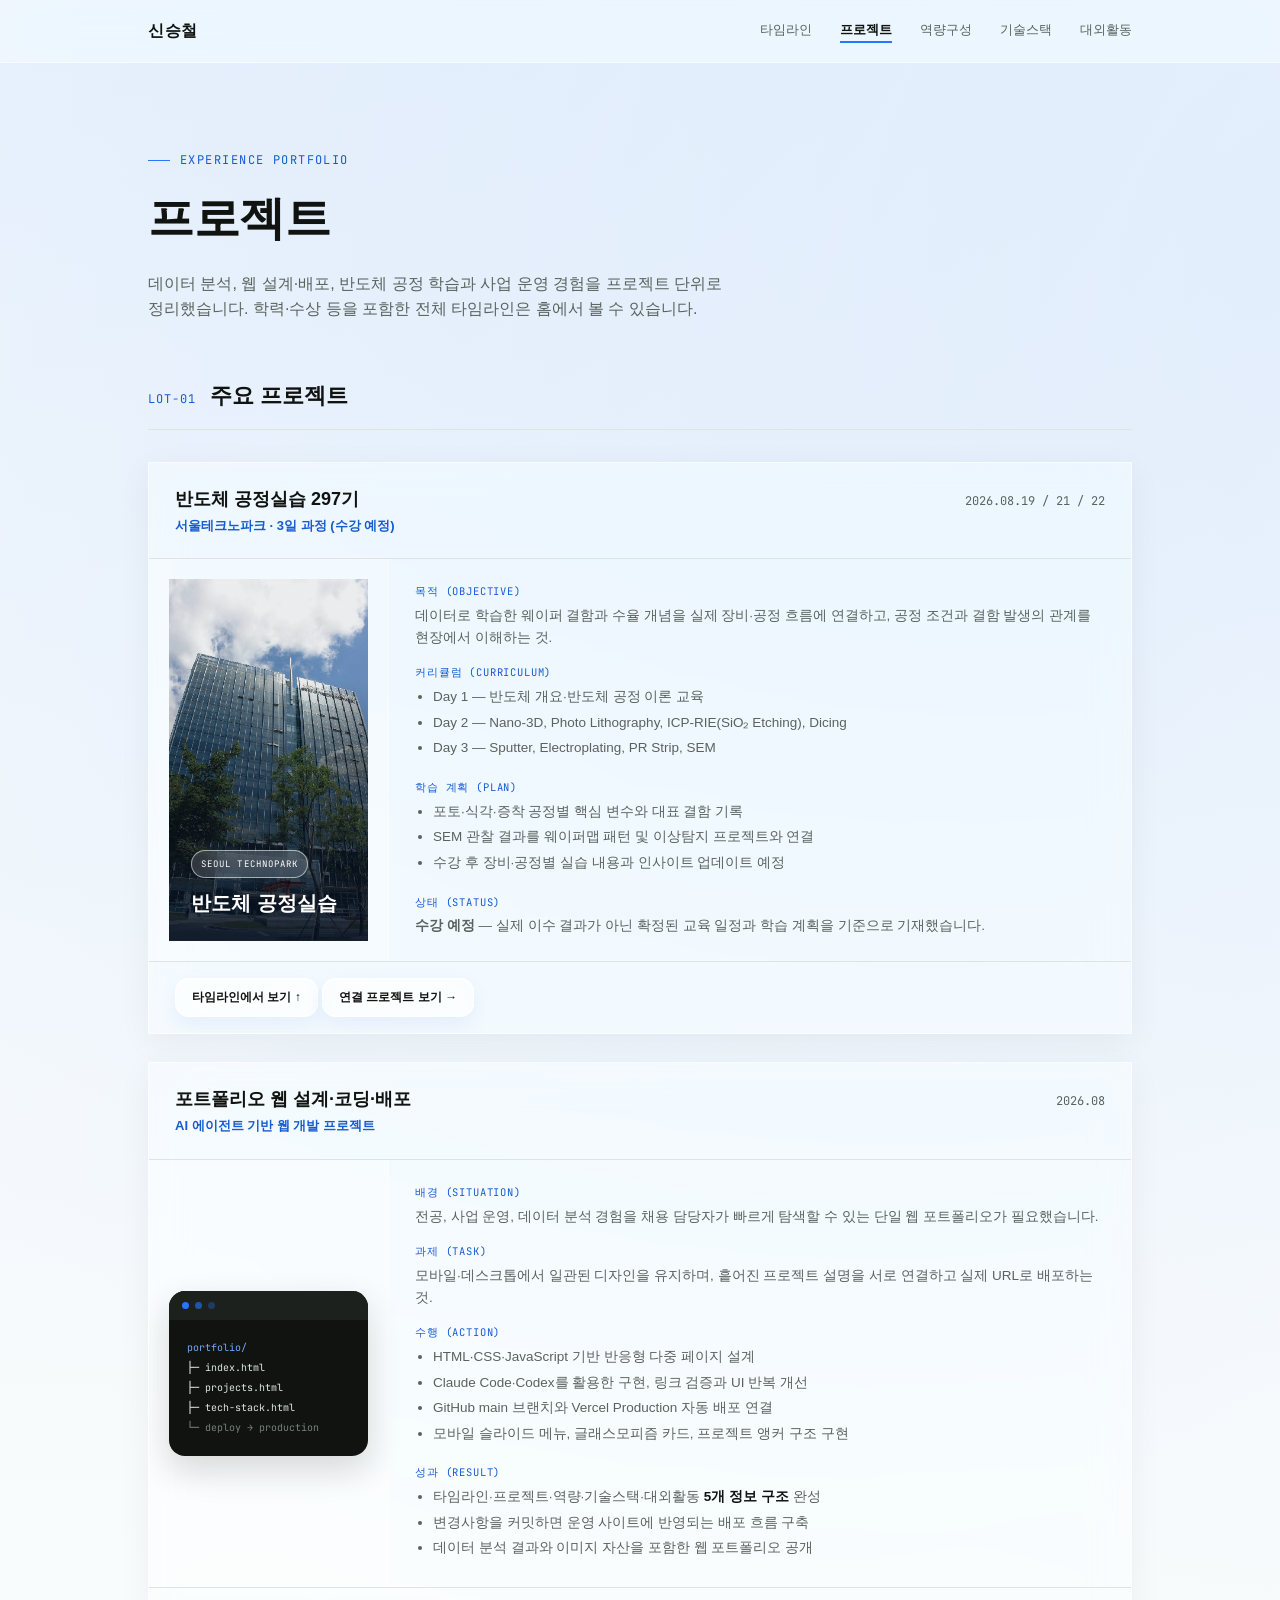
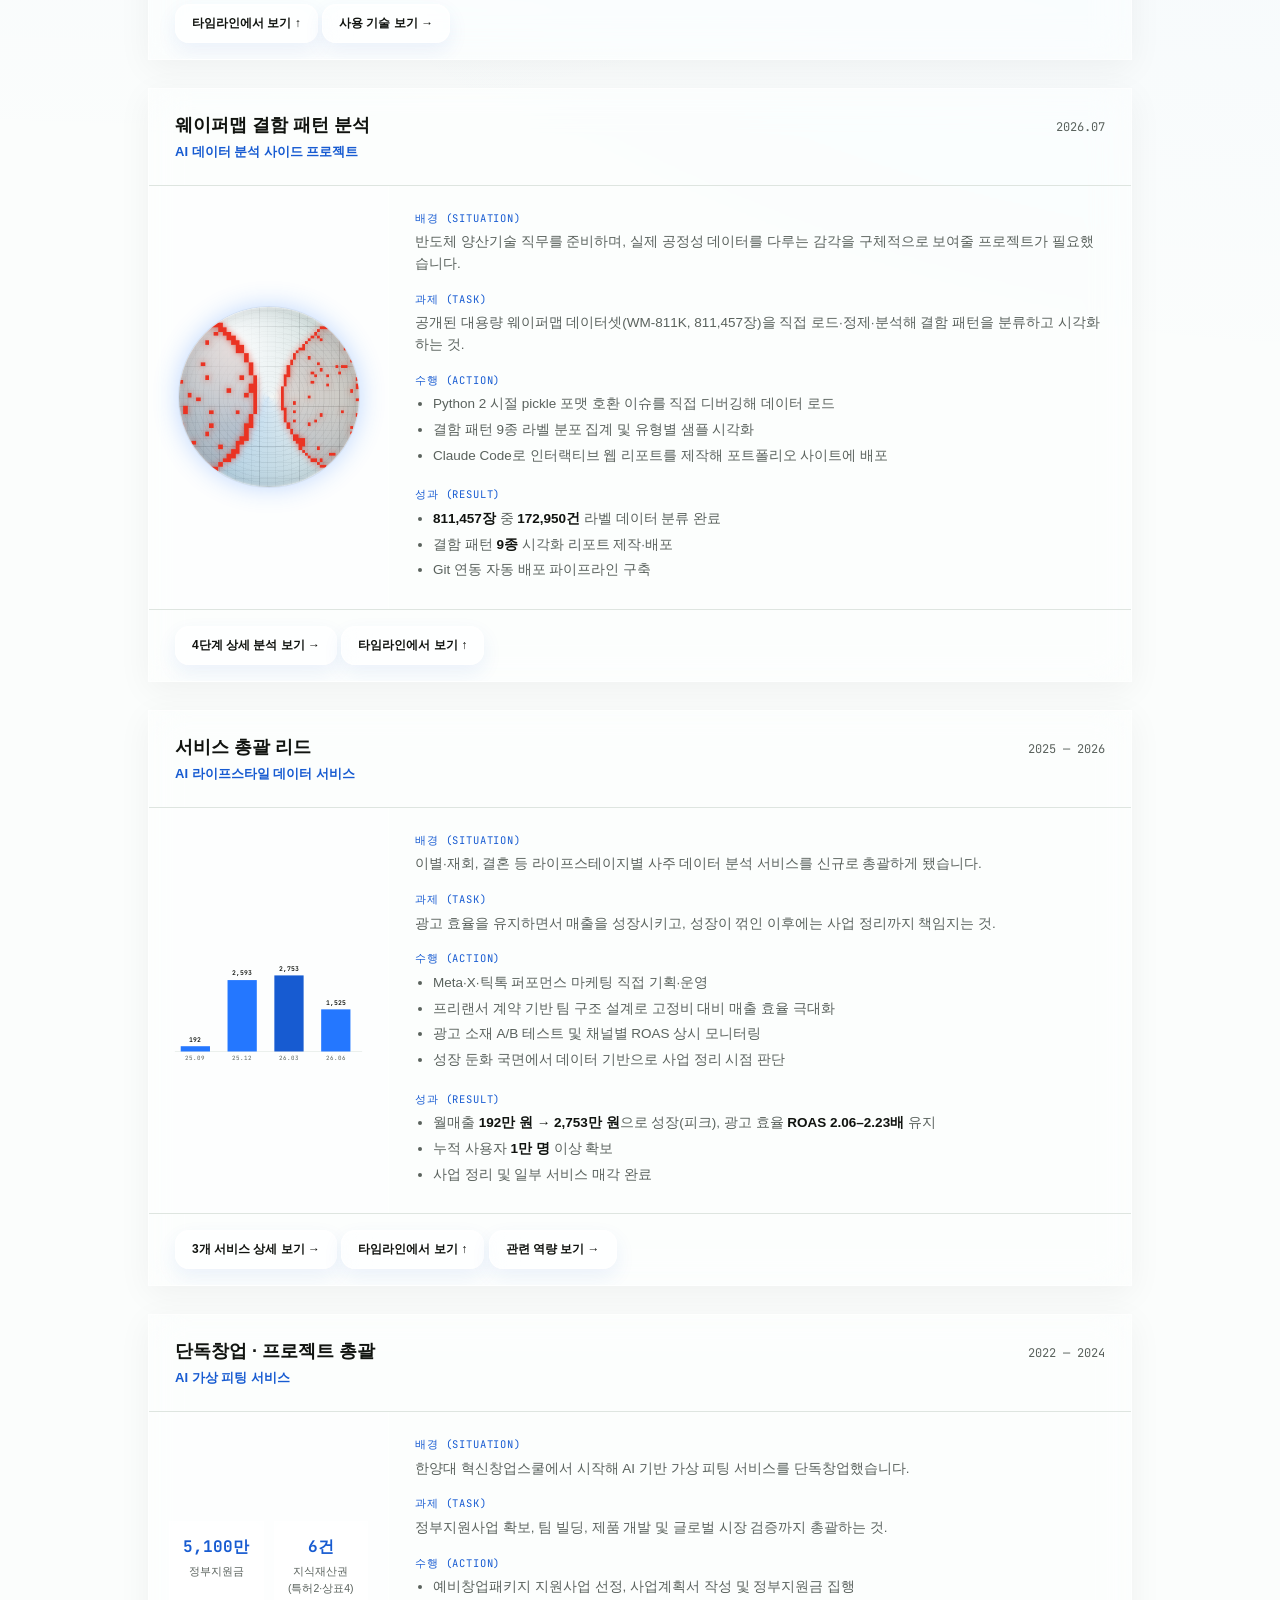
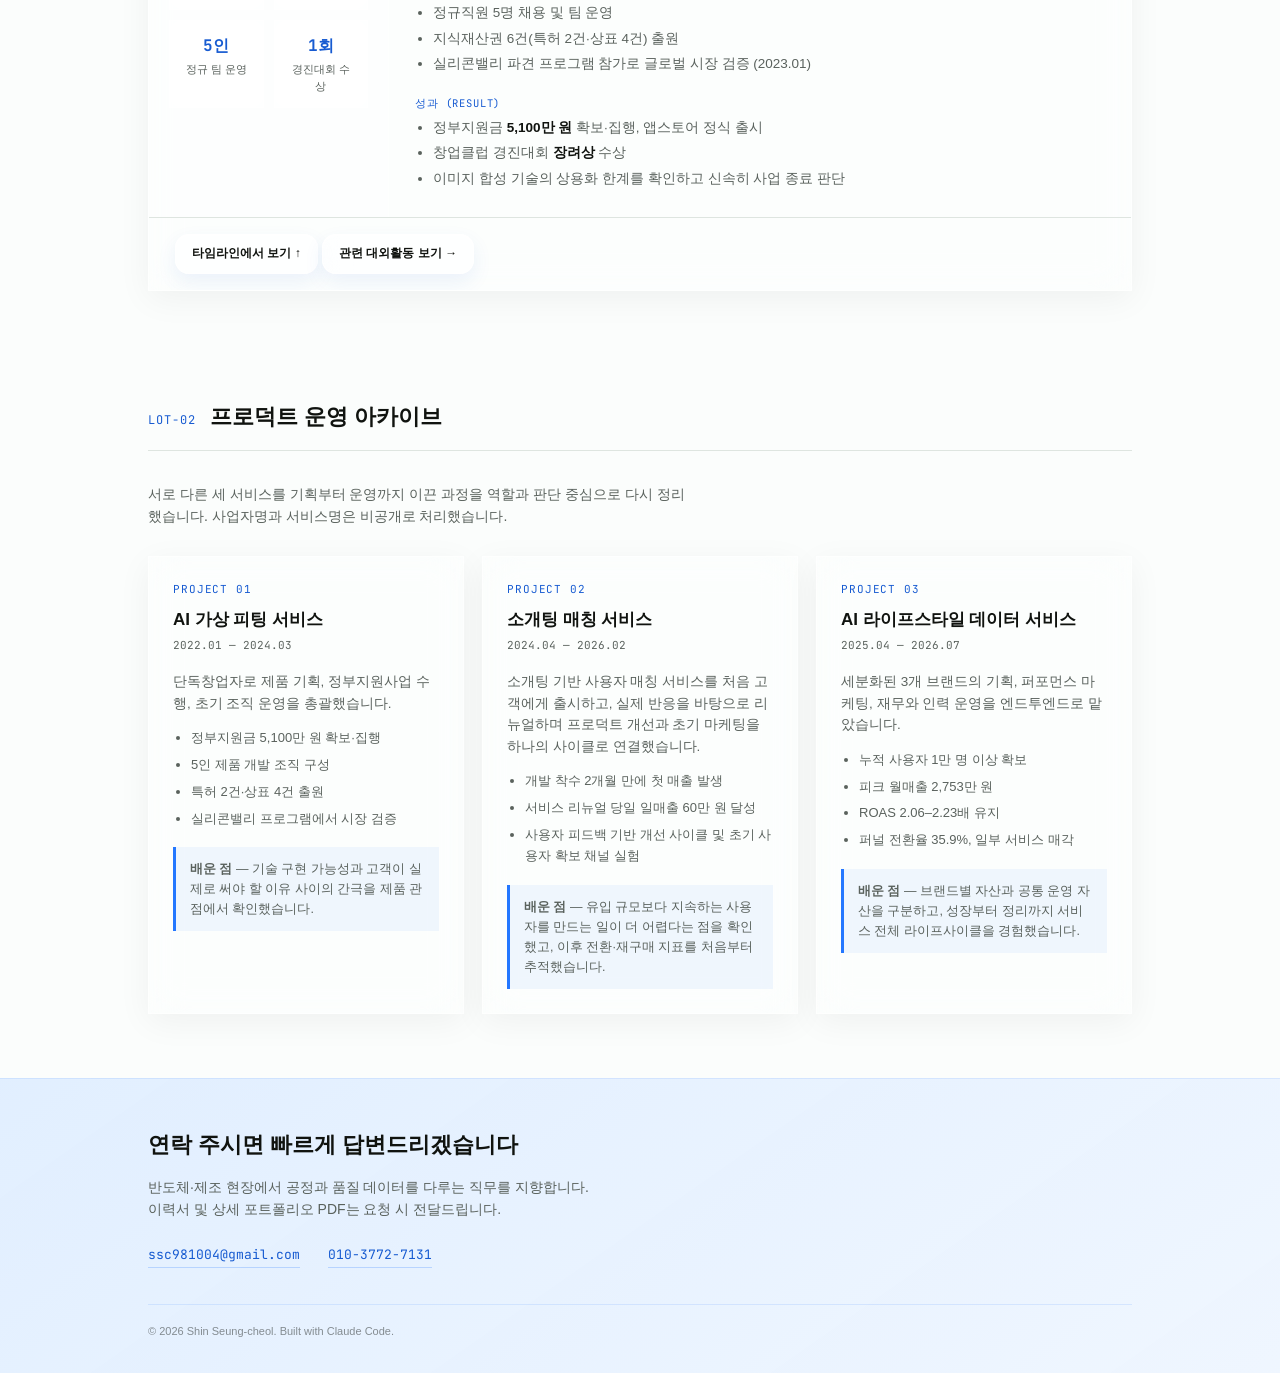
<file: projects.html>
<!DOCTYPE html>
<html lang="ko">
<head>
<meta charset="UTF-8">
<meta name="viewport" content="width=device-width, initial-scale=1.0">
<title>프로젝트 | 신승철 포트폴리오</title>
<meta name="description" content="데이터 분석, 웹 배포, 반도체 공정 실습과 사업 운영 프로젝트">
<link rel="preconnect" href="https://fonts.googleapis.com">
<link rel="preconnect" href="https://fonts.gstatic.com" crossorigin>
<link href="https://fonts.googleapis.com/css2?family=Pretendard:wght@400;500;600;700;800&family=JetBrains+Mono:wght@400;500;600&display=swap" rel="stylesheet">
<link rel="stylesheet" href="assets/mobile-nav.css?v=1">
<style>
  :root{
    --bg:#FBFDFC;
    --bg-alt:#F2F6F4;
    --ink:#10130F;
    --ink-soft:#5A625D;
    --line:#DEE5E0;
    --neon:#2477FF;
    --neon-text:#175BD1;
    --neon-glow:rgba(36,119,255,0.30);
    --danger:#E8341F;
    --white:#FFFFFF;
    --radius:2px;
  }
  *{box-sizing:border-box; margin:0; padding:0;}
  html{scroll-behavior:smooth;}
  [id]{scroll-margin-top:88px;}
  body{
    background:
      radial-gradient(circle at 10% -8%, rgba(36,119,255,0.10), transparent 42%),
      radial-gradient(circle at 106% 6%, rgba(36,119,255,0.08), transparent 38%),
      var(--bg);
    color:var(--ink);
    font-family:'Pretendard', -apple-system, sans-serif;
    line-height:1.6;
    -webkit-font-smoothing:antialiased;
  }
  @media (prefers-reduced-motion: reduce){
    *{animation:none !important; transition:none !important;}
  }
  .mono{font-family:'JetBrains Mono', monospace;}
  a{color:inherit;}
  .wrap{max-width:1040px; margin:0 auto; padding:0 28px;}

  /* ---------- NAV ---------- */
  header{
    position:sticky; top:0; z-index:50;
    background:rgba(255,255,255,0.42);
    backdrop-filter:blur(20px) saturate(180%);
    -webkit-backdrop-filter:blur(20px) saturate(180%);
    border-bottom:1px solid rgba(255,255,255,0.5);
  }
  nav{
    display:flex; align-items:center; justify-content:space-between;
    padding:18px 0;
  }
  .brand{font-family:'Pretendard', sans-serif; font-weight:800; font-size:16px; letter-spacing:0.04em;}
  .navlinks{display:flex; gap:28px; font-size:13px; color:var(--ink-soft);}
  .navlinks a{text-decoration:none; transition:color .2s;}
  .navlinks a:hover, .navlinks a:focus-visible{color:var(--ink);}
  .navlinks a.active{color:var(--ink); font-weight:600; box-shadow:0 2px 0 var(--neon);}
  @media (max-width:640px){ .navlinks{display:none;} }

  /* ---------- HERO ---------- */
  .hero{padding:88px 0 40px;}
  .eyebrow{
    font-family:'JetBrains Mono', monospace;
    font-size:12px;
    letter-spacing:0.12em;
    color:var(--neon-text);
    text-transform:uppercase;
    margin-bottom:18px;
    display:flex; align-items:center; gap:10px;
  }
  .eyebrow::before{content:""; width:22px; height:1px; background:var(--neon);}
  .hero h1{
    font-family:'Pretendard', sans-serif;
    font-weight:800;
    font-size:clamp(30px, 4.6vw, 46px);
    line-height:1.32;
    letter-spacing:-0.01em;
    color:var(--ink);
  }
  .hero p.lead{
    margin-top:22px;
    font-size:16px;
    color:var(--ink-soft);
    max-width:66ch;
  }

  section{padding:16px 0 64px;}
  .section-head{
    display:flex; align-items:baseline; gap:14px;
    margin-bottom:32px;
    border-bottom:1px solid var(--line);
    padding-bottom:16px;
  }
  .lot-id{
    font-family:'JetBrains Mono', monospace;
    font-size:12px; color:var(--neon-text); letter-spacing:0.08em;
  }
  .section-head h2{
    font-family:'Pretendard', sans-serif; font-weight:800; font-size:22px; color:var(--ink);
  }
  .section-note{
    font-size:14px; color:var(--ink-soft); max-width:70ch; margin-bottom:28px;
  }

  /* ---------- STAR CARD (경험기술서) ---------- */
  .star-card{
    background:rgba(255,255,255,0.42); border:1px solid rgba(255,255,255,0.55); margin-bottom:28px; overflow:hidden;
    backdrop-filter:blur(18px) saturate(180%); -webkit-backdrop-filter:blur(18px) saturate(180%);
    box-shadow:0 8px 32px rgba(16,19,15,0.05);
  }
  .sc-head{
    padding:22px 26px; border-bottom:1px solid var(--line);
    display:flex; justify-content:space-between; align-items:baseline; flex-wrap:wrap; gap:6px 16px;
  }
  .sc-period{font-family:'JetBrains Mono', monospace; font-size:12px; color:var(--ink-soft);}
  .sc-titles{flex:1; min-width:200px;}
  .sc-title{font-weight:800; font-size:18px; color:var(--ink);}
  .sc-org{font-size:13px; color:var(--neon-text); font-weight:600; margin-top:2px;}
  .sc-body{display:grid; grid-template-columns:240px 1fr;}
  @media (max-width:780px){ .sc-body{grid-template-columns:1fr;} }
  .sc-visual{
    background:rgba(255,255,255,0.25); border-right:1px solid rgba(255,255,255,0.4);
    display:flex; align-items:center; justify-content:center; padding:20px;
  }
  @media (max-width:780px){ .sc-visual{border-right:none; border-bottom:1px solid var(--line);} }
  .sc-fields{padding:24px 26px; display:flex; flex-direction:column; gap:16px;}
  .sc-field .sc-label{
    font-family:'JetBrains Mono', monospace; font-size:10.5px; letter-spacing:0.08em;
    text-transform:uppercase; color:var(--neon-text); margin-bottom:5px;
  }
  .sc-field p{font-size:13.5px; color:var(--ink-soft);}
  .sc-field ul{padding-left:18px; font-size:13.5px; color:var(--ink-soft);}
  .sc-field li{margin-bottom:4px;}
  .sc-field li b{color:var(--ink);}
  .sc-footlink{padding:16px 26px; border-top:1px solid var(--line);}

  .archive-grid{display:grid; grid-template-columns:repeat(3,1fr); gap:18px;}
  @media (max-width:820px){.archive-grid{grid-template-columns:1fr;}}
  .archive-card{
    background:rgba(255,255,255,0.42); border:1px solid rgba(255,255,255,0.55);
    padding:24px; backdrop-filter:blur(18px) saturate(180%); -webkit-backdrop-filter:blur(18px) saturate(180%);
    box-shadow:0 8px 32px rgba(16,19,15,0.05);
  }
  .archive-num{font-family:'JetBrains Mono',monospace; font-size:11px; color:var(--neon-text); letter-spacing:.08em;}
  .archive-card h3{font-size:17px; margin:8px 0 4px;}
  .archive-period{font-family:'JetBrains Mono',monospace; font-size:11px; color:var(--ink-soft);}
  .archive-card p{font-size:13.5px; color:var(--ink-soft); margin-top:16px;}
  .archive-card ul{padding-left:18px; margin-top:14px; font-size:13px; color:var(--ink-soft);}
  .archive-card li{margin-bottom:6px;}
  .learning{margin-top:18px; padding:12px 14px; border-left:3px solid var(--neon); background:rgba(36,119,255,.06); font-size:12.5px; color:var(--ink-soft);}

  /* ---------- wafer disc reused ---------- */
  .wafer-disc{
    position:relative; width:180px; border-radius:50%; aspect-ratio:1/1; overflow:hidden;
    background:
      radial-gradient(circle at 30% 22%, rgba(255,255,255,0.95), rgba(255,255,255,0) 42%),
      conic-gradient(from 210deg at 50% 50%, rgba(30,140,255,0.18), rgba(150,200,255,0.12), rgba(255,255,255,0.10), rgba(30,140,255,0.18)),
      repeating-linear-gradient(0deg, rgba(16,19,15,0.10) 0px, rgba(16,19,15,0.10) 1px, transparent 1px, transparent 40px),
      repeating-linear-gradient(90deg, rgba(16,19,15,0.10) 0px, rgba(16,19,15,0.10) 1px, transparent 1px, transparent 40px),
      repeating-linear-gradient(0deg, rgba(16,19,15,0.05) 0px, rgba(16,19,15,0.05) 0.6px, transparent 0.6px, transparent 8px),
      repeating-linear-gradient(90deg, rgba(16,19,15,0.05) 0px, rgba(16,19,15,0.05) 0.6px, transparent 0.6px, transparent 8px),
      repeating-radial-gradient(circle at 50% 50%, rgba(0,0,0,0.035) 0px, rgba(0,0,0,0.035) 1px, transparent 1px, transparent 5px),
      radial-gradient(circle at 50% 50%, #F1F5F2 0%, #DDE6E1 55%, #C6D1CA 100%);
    box-shadow:
      inset 0 0 18px rgba(0,0,0,0.10),
      inset 0 0 3px rgba(255,255,255,0.9),
      0 0 26px var(--neon-glow),
      0 0 0 1px rgba(0,0,0,0.06);
  }
  .wafer-disc img{
    position:absolute; inset:0; width:100%; height:100%; object-fit:cover;
    filter:drop-shadow(0 0 3px rgba(232,52,31,0.65));
  }

  /* ---------- bar chart ---------- */
  .bar-chart text{font-family:'JetBrains Mono', monospace;}
  .bar-chart .val{font-size:11px; fill:var(--ink); font-weight:600;}
  .bar-chart .lbl{font-size:10px; fill:var(--ink-soft);}
  .bar-chart rect{fill:var(--neon);}
  .bar-chart rect.peak{fill:var(--neon-text);}
  .bar-chart .baseline{stroke:var(--line); stroke-width:1;}

  /* ---------- stat icon grid ---------- */
  .stat-mini-grid{display:grid; grid-template-columns:1fr 1fr; gap:10px; width:100%;}
  .stat-mini{
    background:rgba(255,255,255,0.5); border:1px solid rgba(255,255,255,0.6); padding:12px; text-align:center;
    backdrop-filter:blur(10px); -webkit-backdrop-filter:blur(10px);
  }
  .stat-mini .n{font-family:'JetBrains Mono', monospace; font-weight:700; font-size:16px; color:var(--neon-text);}
  .stat-mini .l{font-size:10.5px; color:var(--ink-soft); margin-top:3px;}
  .code-window{width:100%;border-radius:16px;overflow:hidden;background:#10130F;color:#DDE7E2;box-shadow:0 14px 34px rgba(16,19,15,.16);font-family:'JetBrains Mono',monospace}.code-bar{display:flex;gap:6px;padding:11px 13px;background:#1C211E}.code-bar i{width:7px;height:7px;border-radius:50%;background:#2477FF}.code-bar i:nth-child(2){opacity:.6}.code-bar i:nth-child(3){opacity:.3}.code-lines{padding:18px;font-size:10px;line-height:2}.code-lines span{display:block}.code-lines .blue{color:#74A8FF}.code-lines .muted{color:#77817B}
  .training-photo{position:relative;width:100%;height:100%;min-height:300px;overflow:hidden}.training-photo img{position:absolute;inset:0;width:100%;height:100%;object-fit:cover}.training-photo::after{content:"";position:absolute;inset:0;background:linear-gradient(to top,rgba(4,15,33,.9),rgba(4,15,33,.08) 72%)}.training-caption{position:absolute;z-index:1;left:22px;right:22px;bottom:22px;color:#fff}.training-caption span{display:inline-block;font-family:'JetBrains Mono',monospace;font-size:9px;letter-spacing:.12em;padding:6px 9px;border:1px solid rgba(255,255,255,.55);border-radius:999px;background:rgba(255,255,255,.14);backdrop-filter:blur(9px)}.training-caption strong{display:block;margin-top:9px;font-size:20px}

  /* ---------- FOOTER ---------- */
  footer{
    background:#2477FF; color:#FFFFFF;
    backdrop-filter:blur(18px) saturate(160%); -webkit-backdrop-filter:blur(18px) saturate(160%);
    padding:48px 0 32px;
    border-top:1px solid var(--line);
  }
  footer h2{font-family:'Pretendard', sans-serif; font-weight:800; font-size:22px; margin-bottom:14px; color:#FFFFFF;}
  footer p{color:rgba(255,255,255,.78); font-size:14px; max-width:56ch;}
  .contact-row{margin-top:24px; display:flex; gap:28px; flex-wrap:wrap; font-family:'JetBrains Mono', monospace; font-size:13px;}
  .contact-row a{text-decoration:none; border-bottom:1px solid rgba(255,255,255,0.25); padding-bottom:2px;}
  .contact-row a:hover{border-color:#FFFFFF; color:#FFFFFF;}
  .fine{margin-top:36px; font-size:11px; color:rgba(255,255,255,.62); border-top:1px solid rgba(255,255,255,.24); padding-top:18px;}
  .btn{
    font-size:12px; font-weight:600; padding:9px 16px; border-radius:var(--radius);
    text-decoration:none; display:inline-block; border:1px solid var(--line); color:var(--ink);
    transition:border-color .2s ease, color .2s ease;
  }
  .btn:hover{border-color:var(--neon-text); color:var(--neon-text);}
</style>
</head>
<body>

<header>
  <div class="wrap">
    <nav>
      <div class="brand"><a href="index.html" style="text-decoration:none; color:inherit;">신승철</a></div>
      <div class="navlinks">
        <a href="index.html">타임라인</a>
        <a href="projects.html" class="active">프로젝트</a>
        <a href="skills.html">역량구성</a>
        <a href="tech-stack.html">기술스택</a>
        <a href="activities.html">대외활동</a>
      </div>
    </nav>
  </div>
</header>

<div class="wrap">
  <section class="hero">
    <div class="eyebrow">EXPERIENCE PORTFOLIO</div>
    <h1>프로젝트</h1>
    <p class="lead">
      데이터 분석, 웹 설계·배포, 반도체 공정 학습과 사업 운영 경험을 프로젝트 단위로 정리했습니다. 학력·수상 등을 포함한 전체 타임라인은 홈에서 볼 수 있습니다.
    </p>
  </section>

  <!-- ---------- MAJOR PROJECTS ---------- -->
  <section>
    <div class="section-head">
      <span class="lot-id">LOT-01</span>
      <h2>주요 프로젝트</h2>
    </div>

    <!-- Project: Semiconductor process training -->
    <div class="star-card" id="process-training">
      <div class="sc-head"><div class="sc-titles"><div class="sc-title">반도체 공정실습 297기</div><div class="sc-org">서울테크노파크 · 3일 과정 (수강 예정)</div></div><div class="sc-period">2026.08.19 / 21 / 22</div></div>
      <div class="sc-body">
        <div class="sc-visual"><div class="training-photo"><img src="assets/seoul-technopark.jpg" alt="서울테크노파크 건물 전경"><div class="training-caption"><span>SEOUL TECHNOPARK</span><strong>반도체 공정실습</strong></div></div></div>
        <div class="sc-fields">
          <div class="sc-field"><div class="sc-label">목적 (Objective)</div><p>데이터로 학습한 웨이퍼 결함과 수율 개념을 실제 장비·공정 흐름에 연결하고, 공정 조건과 결함 발생의 관계를 현장에서 이해하는 것.</p></div>
          <div class="sc-field"><div class="sc-label">커리큘럼 (Curriculum)</div><ul><li>Day 1 — 반도체 개요·반도체 공정 이론 교육</li><li>Day 2 — Nano-3D, Photo Lithography, ICP-RIE(SiO₂ Etching), Dicing</li><li>Day 3 — Sputter, Electroplating, PR Strip, SEM</li></ul></div>
          <div class="sc-field"><div class="sc-label">학습 계획 (Plan)</div><ul><li>포토·식각·증착 공정별 핵심 변수와 대표 결함 기록</li><li>SEM 관찰 결과를 웨이퍼맵 패턴 및 이상탐지 프로젝트와 연결</li><li>수강 후 장비·공정별 실습 내용과 인사이트 업데이트 예정</li></ul></div>
          <div class="sc-field"><div class="sc-label">상태 (Status)</div><p><b>수강 예정</b> — 실제 이수 결과가 아닌 확정된 교육 일정과 학습 계획을 기준으로 기재했습니다.</p></div>
        </div>
      </div>
      <div class="sc-footlink"><a class="btn" href="index.html#timeline-training">타임라인에서 보기 ↑</a> <a class="btn" href="projects.html#wafer-project">연결 프로젝트 보기 →</a></div>
    </div>

    <!-- Project: Portfolio deployment -->
    <div class="star-card" id="portfolio-deployment">
      <div class="sc-head"><div class="sc-titles"><div class="sc-title">포트폴리오 웹 설계·코딩·배포</div><div class="sc-org">AI 에이전트 기반 웹 개발 프로젝트</div></div><div class="sc-period">2026.08</div></div>
      <div class="sc-body">
        <div class="sc-visual"><div class="code-window"><div class="code-bar"><i></i><i></i><i></i></div><div class="code-lines"><span class="blue">portfolio/</span><span>├─ index.html</span><span>├─ projects.html</span><span>├─ tech-stack.html</span><span class="muted">└─ deploy → production</span></div></div></div>
        <div class="sc-fields">
          <div class="sc-field"><div class="sc-label">배경 (Situation)</div><p>전공, 사업 운영, 데이터 분석 경험을 채용 담당자가 빠르게 탐색할 수 있는 단일 웹 포트폴리오가 필요했습니다.</p></div>
          <div class="sc-field"><div class="sc-label">과제 (Task)</div><p>모바일·데스크톱에서 일관된 디자인을 유지하며, 흩어진 프로젝트 설명을 서로 연결하고 실제 URL로 배포하는 것.</p></div>
          <div class="sc-field"><div class="sc-label">수행 (Action)</div><ul><li>HTML·CSS·JavaScript 기반 반응형 다중 페이지 설계</li><li>Claude Code·Codex를 활용한 구현, 링크 검증과 UI 반복 개선</li><li>GitHub main 브랜치와 Vercel Production 자동 배포 연결</li><li>모바일 슬라이드 메뉴, 글래스모피즘 카드, 프로젝트 앵커 구조 구현</li></ul></div>
          <div class="sc-field"><div class="sc-label">성과 (Result)</div><ul><li>타임라인·프로젝트·역량·기술스택·대외활동 <b>5개 정보 구조</b> 완성</li><li>변경사항을 커밋하면 운영 사이트에 반영되는 배포 흐름 구축</li><li>데이터 분석 결과와 이미지 자산을 포함한 웹 포트폴리오 공개</li></ul></div>
        </div>
      </div>
      <div class="sc-footlink"><a class="btn" href="index.html#timeline-portfolio">타임라인에서 보기 ↑</a> <a class="btn" href="tech-stack.html">사용 기술 보기 →</a></div>
    </div>

    <!-- Project 1: Wafer map analysis -->
    <div class="star-card" id="wafer-project">
      <div class="sc-head">
        <div class="sc-titles">
          <div class="sc-title">웨이퍼맵 결함 패턴 분석</div>
          <div class="sc-org">AI 데이터 분석 사이드 프로젝트</div>
        </div>
        <div class="sc-period">2026.07</div>
      </div>
      <div class="sc-body">
        <div class="sc-visual">
          <div class="wafer-disc"><img src="assets/wafer-edgering.png" alt="웨이퍼맵 결함 패턴 시각화 샘플"></div>
        </div>
        <div class="sc-fields">
          <div class="sc-field">
            <div class="sc-label">배경 (Situation)</div>
            <p>반도체 양산기술 직무를 준비하며, 실제 공정성 데이터를 다루는 감각을 구체적으로 보여줄 프로젝트가 필요했습니다.</p>
          </div>
          <div class="sc-field">
            <div class="sc-label">과제 (Task)</div>
            <p>공개된 대용량 웨이퍼맵 데이터셋(WM-811K, 811,457장)을 직접 로드·정제·분석해 결함 패턴을 분류하고 시각화하는 것.</p>
          </div>
          <div class="sc-field">
            <div class="sc-label">수행 (Action)</div>
            <ul>
              <li>Python 2 시절 pickle 포맷 호환 이슈를 직접 디버깅해 데이터 로드</li>
              <li>결함 패턴 9종 라벨 분포 집계 및 유형별 샘플 시각화</li>
              <li>Claude Code로 인터랙티브 웹 리포트를 제작해 포트폴리오 사이트에 배포</li>
            </ul>
          </div>
          <div class="sc-field">
            <div class="sc-label">성과 (Result)</div>
            <ul>
              <li><b>811,457장</b> 중 <b>172,950건</b> 라벨 데이터 분류 완료</li>
              <li>결함 패턴 <b>9종</b> 시각화 리포트 제작·배포</li>
              <li>Git 연동 자동 배포 파이프라인 구축</li>
            </ul>
          </div>
        </div>
      </div>
      <div class="sc-footlink">
        <a class="btn" href="wafer-project-details.html">4단계 상세 분석 보기 →</a>
        <a class="btn" href="index.html#timeline-wafer">타임라인에서 보기 ↑</a>
      </div>
    </div>

    <!-- Project 2: Service lead -->
    <div class="star-card" id="service-lead">
      <div class="sc-head">
        <div class="sc-titles">
          <div class="sc-title">서비스 총괄 리드</div>
          <div class="sc-org">AI 라이프스타일 데이터 서비스</div>
        </div>
        <div class="sc-period">2025 — 2026</div>
      </div>
      <div class="sc-body">
        <div class="sc-visual">
          <svg class="bar-chart" viewBox="0 0 340 200" width="220" role="img" aria-label="월별 매출 추이: 9월 192만원, 12월 2593만원, 3월 2753만원(피크), 6월 1525만원">
            <line class="baseline" x1="10" y1="170" x2="330" y2="170"/>
            <rect x="20" y="161" width="50" height="9"/>
            <text class="val" x="45" y="153" text-anchor="middle">192</text>
            <text class="lbl" x="45" y="185" text-anchor="middle">25.09</text>
            <rect x="100" y="48" width="50" height="122"/>
            <text class="val" x="125" y="40" text-anchor="middle">2,593</text>
            <text class="lbl" x="125" y="185" text-anchor="middle">25.12</text>
            <rect class="peak" x="180" y="40" width="50" height="130"/>
            <text class="val" x="205" y="32" text-anchor="middle">2,753</text>
            <text class="lbl" x="205" y="185" text-anchor="middle">26.03</text>
            <rect x="260" y="98" width="50" height="72"/>
            <text class="val" x="285" y="90" text-anchor="middle">1,525</text>
            <text class="lbl" x="285" y="185" text-anchor="middle">26.06</text>
          </svg>
        </div>
        <div class="sc-fields">
          <div class="sc-field">
            <div class="sc-label">배경 (Situation)</div>
            <p>이별·재회, 결혼 등 라이프스테이지별 사주 데이터 분석 서비스를 신규로 총괄하게 됐습니다.</p>
          </div>
          <div class="sc-field">
            <div class="sc-label">과제 (Task)</div>
            <p>광고 효율을 유지하면서 매출을 성장시키고, 성장이 꺾인 이후에는 사업 정리까지 책임지는 것.</p>
          </div>
          <div class="sc-field">
            <div class="sc-label">수행 (Action)</div>
            <ul>
              <li>Meta·X·틱톡 퍼포먼스 마케팅 직접 기획·운영</li>
              <li>프리랜서 계약 기반 팀 구조 설계로 고정비 대비 매출 효율 극대화</li>
              <li>광고 소재 A/B 테스트 및 채널별 ROAS 상시 모니터링</li>
              <li>성장 둔화 국면에서 데이터 기반으로 사업 정리 시점 판단</li>
            </ul>
          </div>
          <div class="sc-field">
            <div class="sc-label">성과 (Result)</div>
            <ul>
              <li>월매출 <b>192만 원 → 2,753만 원</b>으로 성장(피크), 광고 효율 <b>ROAS 2.06–2.23배</b> 유지</li>
              <li>누적 사용자 <b>1만 명</b> 이상 확보</li>
              <li>사업 정리 및 일부 서비스 매각 완료</li>
            </ul>
          </div>
        </div>
      </div>
      <div class="sc-footlink"><a class="btn" href="service-operations.html">3개 서비스 상세 보기 →</a> <a class="btn" href="index.html#timeline-service">타임라인에서 보기 ↑</a> <a class="btn" href="skills.html#growth">관련 역량 보기 →</a></div>
    </div>

    <!-- Project 3: TAARA -->
    <div class="star-card" id="virtual-fitting">
      <div class="sc-head">
        <div class="sc-titles">
          <div class="sc-title">단독창업 · 프로젝트 총괄</div>
          <div class="sc-org">AI 가상 피팅 서비스</div>
        </div>
        <div class="sc-period">2022 — 2024</div>
      </div>
      <div class="sc-body">
        <div class="sc-visual">
          <div class="stat-mini-grid">
            <div class="stat-mini"><div class="n">5,100만</div><div class="l">정부지원금</div></div>
            <div class="stat-mini"><div class="n">6건</div><div class="l">지식재산권<br>(특허2·상표4)</div></div>
            <div class="stat-mini"><div class="n">5인</div><div class="l">정규 팀 운영</div></div>
            <div class="stat-mini"><div class="n">1회</div><div class="l">경진대회 수상</div></div>
          </div>
        </div>
        <div class="sc-fields">
          <div class="sc-field">
            <div class="sc-label">배경 (Situation)</div>
            <p>한양대 혁신창업스쿨에서 시작해 AI 기반 가상 피팅 서비스를 단독창업했습니다.</p>
          </div>
          <div class="sc-field">
            <div class="sc-label">과제 (Task)</div>
            <p>정부지원사업 확보, 팀 빌딩, 제품 개발 및 글로벌 시장 검증까지 총괄하는 것.</p>
          </div>
          <div class="sc-field">
            <div class="sc-label">수행 (Action)</div>
            <ul>
              <li>예비창업패키지 지원사업 선정, 사업계획서 작성 및 정부지원금 집행</li>
              <li>정규직원 5명 채용 및 팀 운영</li>
              <li>지식재산권 6건(특허 2건·상표 4건) 출원</li>
              <li>실리콘밸리 파견 프로그램 참가로 글로벌 시장 검증 (2023.01)</li>
            </ul>
          </div>
          <div class="sc-field">
            <div class="sc-label">성과 (Result)</div>
            <ul>
              <li>정부지원금 <b>5,100만 원</b> 확보·집행, 앱스토어 정식 출시</li>
              <li>창업클럽 경진대회 <b>장려상</b> 수상</li>
              <li>이미지 합성 기술의 상용화 한계를 확인하고 신속히 사업 종료 판단</li>
            </ul>
          </div>
        </div>
      </div>
      <div class="sc-footlink"><a class="btn" href="index.html#timeline-virtual-fitting">타임라인에서 보기 ↑</a> <a class="btn" href="activities.html#silicon-valley">관련 대외활동 보기 →</a></div>
    </div>
  </section>

  <section id="product-archive">
    <div class="section-head">
      <span class="lot-id">LOT-02</span>
      <h2>프로덕트 운영 아카이브</h2>
    </div>
    <p class="section-note">서로 다른 세 서비스를 기획부터 운영까지 이끈 과정을 역할과 판단 중심으로 다시 정리했습니다. 사업자명과 서비스명은 비공개로 처리했습니다.</p>
    <div class="archive-grid">
      <article class="archive-card" id="archive-virtual-fitting">
        <div class="archive-num">PROJECT 01</div>
        <h3>AI 가상 피팅 서비스</h3>
        <div class="archive-period">2022.01 — 2024.03</div>
        <p>단독창업자로 제품 기획, 정부지원사업 수행, 초기 조직 운영을 총괄했습니다.</p>
        <ul><li>정부지원금 5,100만 원 확보·집행</li><li>5인 제품 개발 조직 구성</li><li>특허 2건·상표 4건 출원</li><li>실리콘밸리 프로그램에서 시장 검증</li></ul>
        <div class="learning"><b>배운 점</b> — 기술 구현 가능성과 고객이 실제로 써야 할 이유 사이의 간극을 제품 관점에서 확인했습니다.</div>
      </article>
      <article class="archive-card" id="matching-platform">
        <div class="archive-num">PROJECT 02</div>
        <h3>소개팅 매칭 서비스</h3>
        <div class="archive-period">2024.04 — 2026.02</div>
        <p>소개팅 기반 사용자 매칭 서비스를 처음 고객에게 출시하고, 실제 반응을 바탕으로 리뉴얼하며 프로덕트 개선과 초기 마케팅을 하나의 사이클로 연결했습니다.</p>
        <ul><li>개발 착수 2개월 만에 첫 매출 발생</li><li>서비스 리뉴얼 당일 일매출 60만 원 달성</li><li>사용자 피드백 기반 개선 사이클 및 초기 사용자 확보 채널 실험</li></ul>
        <div class="learning"><b>배운 점</b> — 유입 규모보다 지속하는 사용자를 만드는 일이 더 어렵다는 점을 확인했고, 이후 전환·재구매 지표를 처음부터 추적했습니다.</div>
      </article>
      <article class="archive-card">
        <div class="archive-num">PROJECT 03</div>
        <h3>AI 라이프스타일 데이터 서비스</h3>
        <div class="archive-period">2025.04 — 2026.07</div>
        <p>세분화된 3개 브랜드의 기획, 퍼포먼스 마케팅, 재무와 인력 운영을 엔드투엔드로 맡았습니다.</p>
        <ul><li>누적 사용자 1만 명 이상 확보</li><li>피크 월매출 2,753만 원</li><li>ROAS 2.06–2.23배 유지</li><li>퍼널 전환율 35.9%, 일부 서비스 매각</li></ul>
        <div class="learning"><b>배운 점</b> — 브랜드별 자산과 공통 운영 자산을 구분하고, 성장부터 정리까지 서비스 전체 라이프사이클을 경험했습니다.</div>
      </article>
    </div>
  </section>

</div>

<footer id="contact">
  <div class="wrap">
    <h2>연락 주시면 빠르게 답변드리겠습니다</h2>
    <p>반도체·제조 현장에서 공정과 품질 데이터를 다루는 직무를 지향합니다.<br>이력서 및 상세 포트폴리오 PDF는 요청 시 전달드립니다.</p>
    <div class="contact-row">
      <a href="mailto:ssc981004@gmail.com">ssc981004@gmail.com</a>
      <a href="tel:010-3772-7131">010-3772-7131</a>
    </div>
    <div class="fine">© 2026 Shin Seung-cheol. Built with Claude Code.</div>
  </div>
</footer>

<script src="assets/mobile-nav.js?v=1"></script>
</body>
</html>
</file>
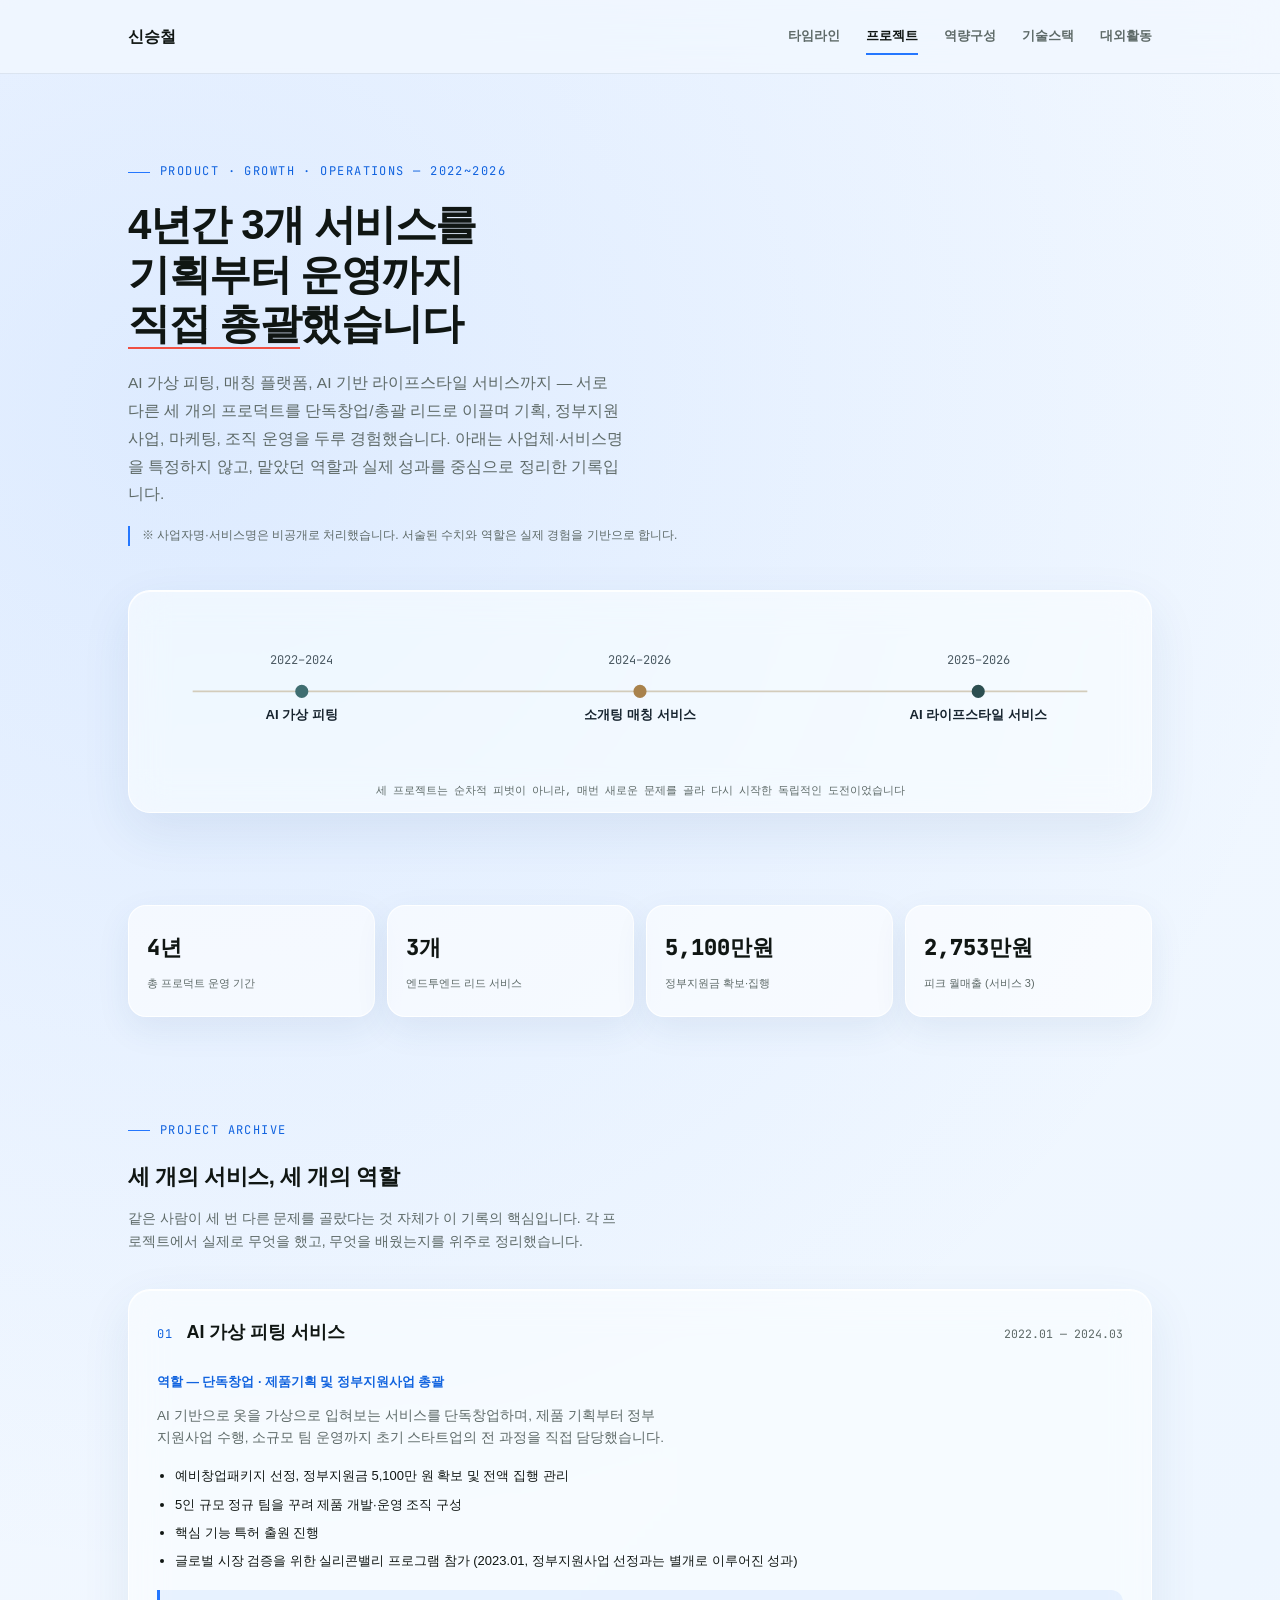
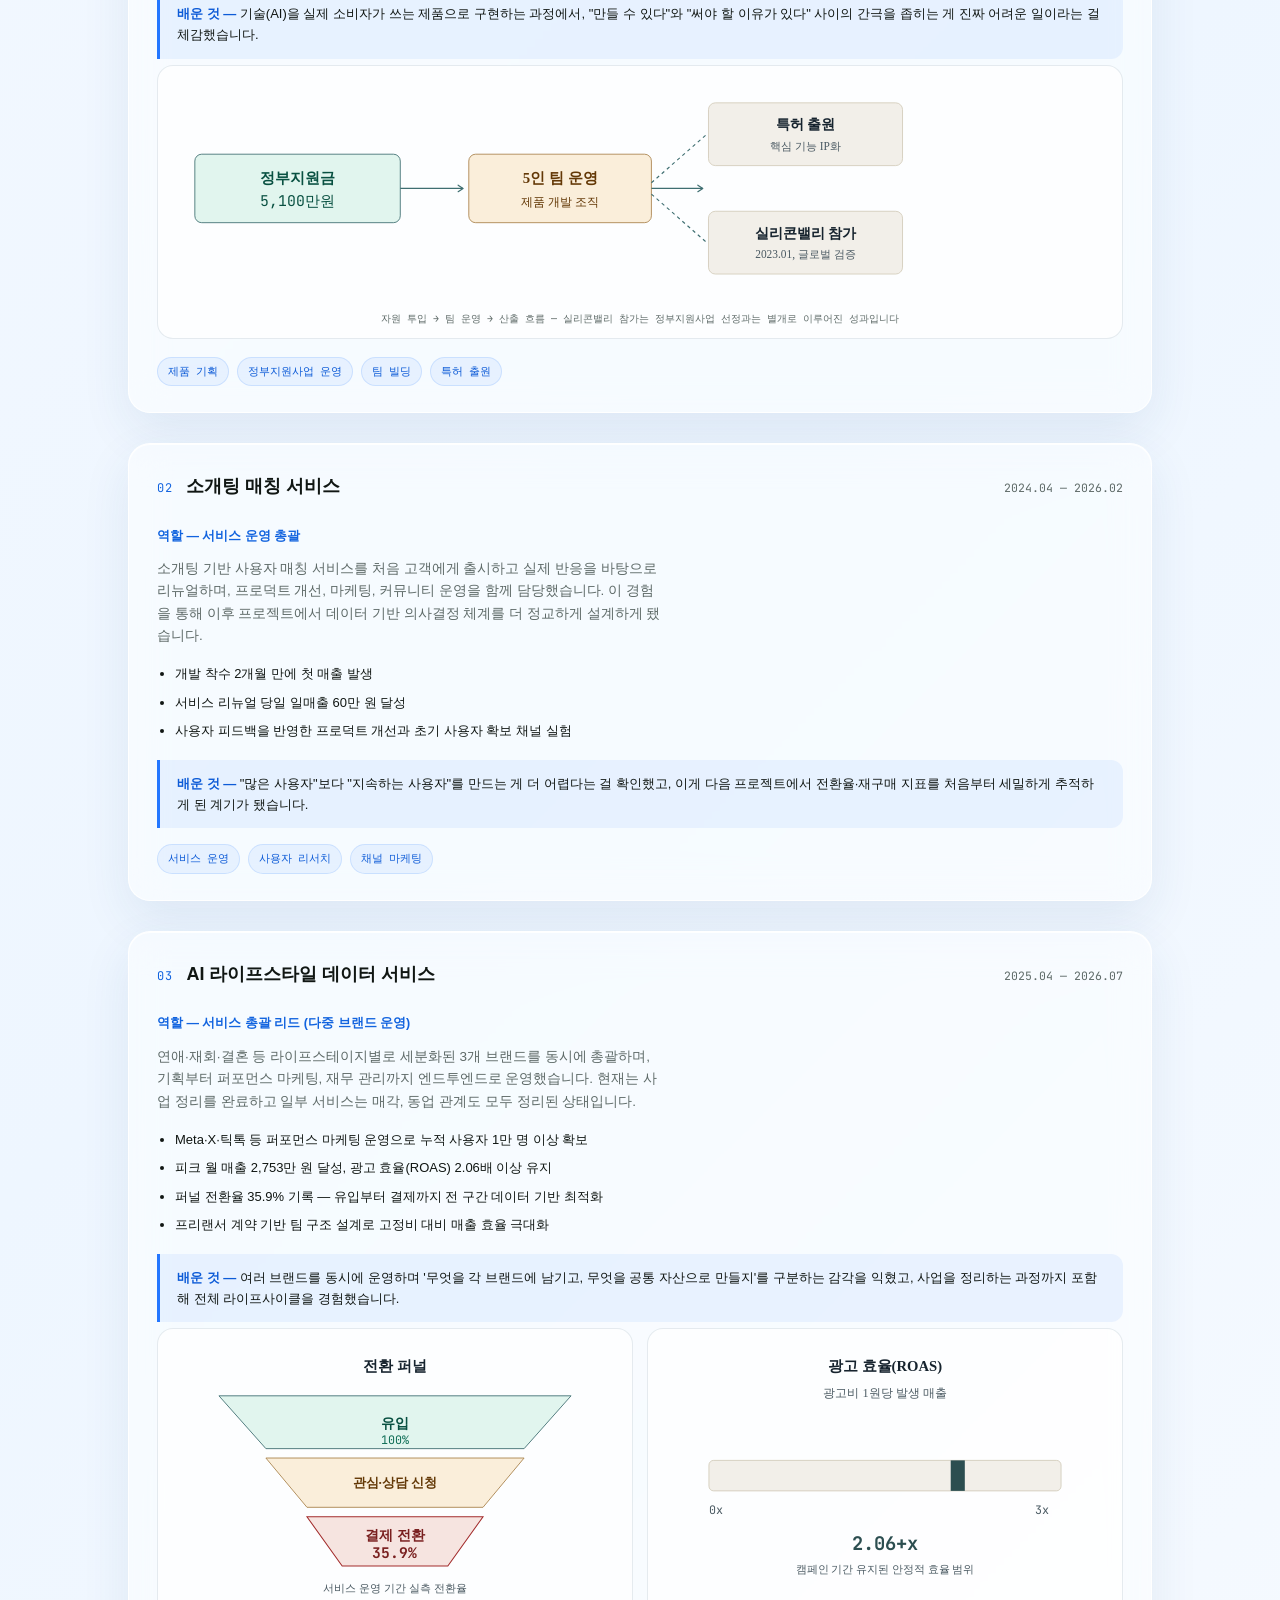
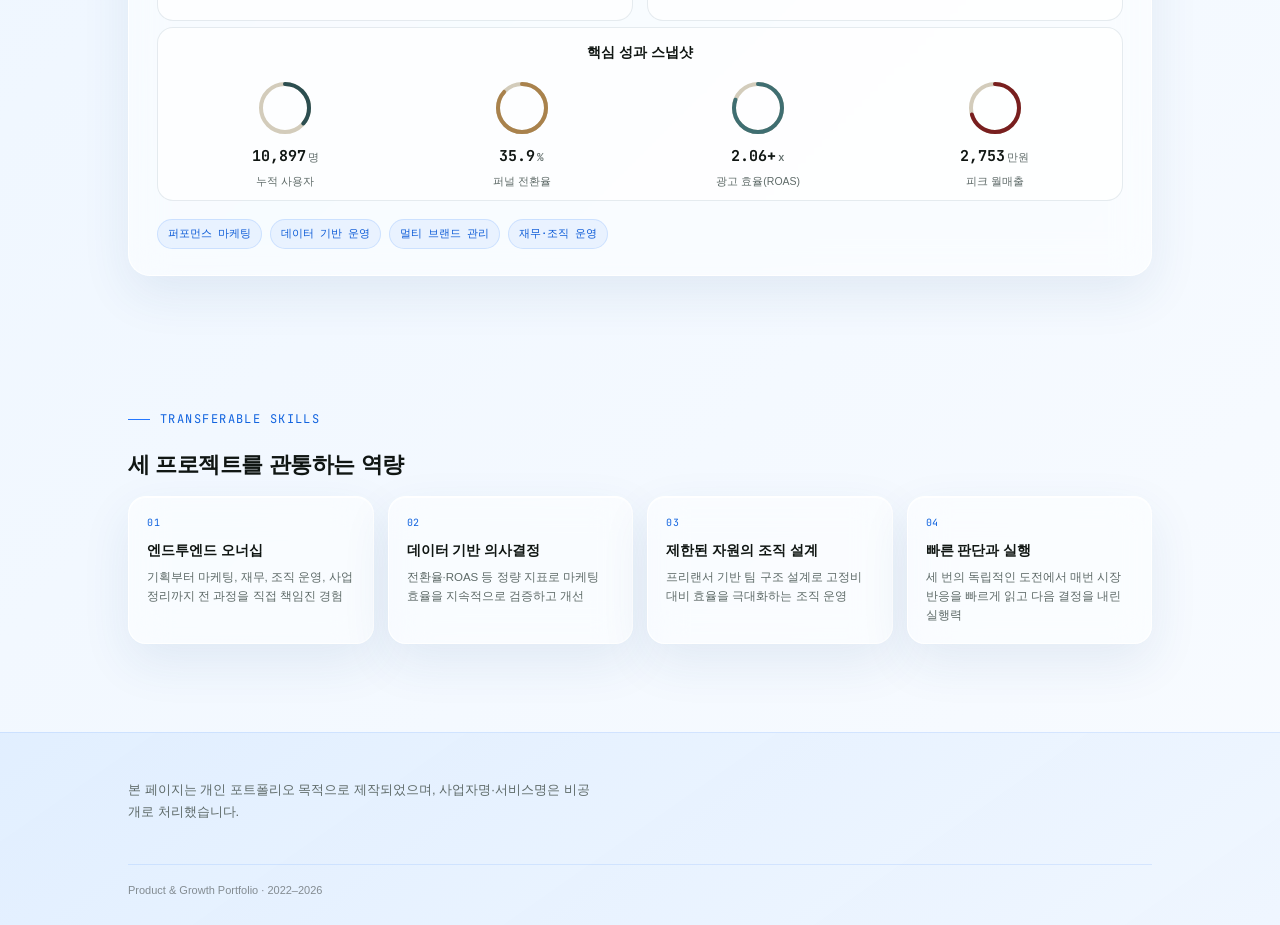
<file: service-operations.html>
<!DOCTYPE html>
<html lang="ko">
<head>
<meta charset="UTF-8">
<meta name="viewport" content="width=device-width, initial-scale=1.0">
<title>프로덕트 운영 프로젝트 3선 | Product & Growth Portfolio</title>
<link rel="preconnect" href="https://fonts.googleapis.com">
<link rel="preconnect" href="https://fonts.gstatic.com" crossorigin>
<link href="https://fonts.googleapis.com/css2?family=Noto+Serif+KR:wght@300;500;700&family=Pretendard:wght@400;500;600;700&family=JetBrains+Mono:wght@400;500;600&display=swap" rel="stylesheet">
<link rel="stylesheet" href="assets/mobile-nav.css?v=1">
<style>
  :root{
    --paper:#F2EFE9; --paper-dim:#E8E3D8; --ink:#16232E; --ink-soft:#4B5A63;
    --celadon:#3F6E71; --celadon-dark:#2C4E50; --brass:#A9824C; --line:#D3CCBB; --white:#FBFAF7;
  }
  *{box-sizing:border-box; margin:0; padding:0;}
  html{scroll-behavior:smooth;}
  body{background:var(--paper); color:var(--ink); font-family:'Pretendard',-apple-system,sans-serif; line-height:1.65; -webkit-font-smoothing:antialiased;}
  @media (prefers-reduced-motion: reduce){ *{animation:none !important; transition:none !important;} }
  .serif{font-family:'Noto Serif KR', serif;}
  a{color:inherit;}
  .wrap{max-width:1080px; margin:0 auto; padding:0 28px;}

  header{position:sticky; top:0; z-index:50; background:rgba(242,239,233,0.92); backdrop-filter:blur(6px); border-bottom:1px solid var(--line);}
  nav{display:flex; align-items:center; justify-content:space-between; padding:18px 0;}
  .brand{font-family:'Noto Serif KR', serif; font-weight:700; font-size:16px;}
  .brand span{color:var(--celadon);}
  .navlinks{display:flex; gap:26px; font-size:13px; color:var(--ink-soft);}
  .navlinks a{text-decoration:none; transition:color .2s;}
  .navlinks a:hover{color:var(--celadon-dark);}
  @media (max-width:640px){ .navlinks{display:none;} }

  .hero{padding:76px 0 40px;}
  .eyebrow{font-family:'JetBrains Mono', monospace; font-size:12px; letter-spacing:0.12em; color:var(--brass);
    text-transform:uppercase; margin-bottom:18px; display:flex; align-items:center; gap:10px;}
  .eyebrow::before{content:""; width:22px; height:1px; background:var(--brass);}
  .hero h1{font-family:'Noto Serif KR', serif; font-weight:700; font-size:clamp(27px,4.4vw,42px); line-height:1.34; letter-spacing:-0.01em; max-width:22ch;}
  .hero h1 em{font-style:normal; color:var(--celadon-dark); border-bottom:2px solid var(--brass);}
  .hero p.lead{margin-top:20px; font-size:15.5px; color:var(--ink-soft); max-width:58ch;}
  .disclosure{margin-top:18px; font-size:12px; color:var(--ink-soft); border-left:2px solid var(--line); padding-left:12px;}

  .timeline-box{margin-top:44px; border:1px solid var(--line); background:var(--white); padding:24px 20px 12px;}
  .timeline-cap{font-family:'JetBrains Mono', monospace; font-size:10.5px; color:var(--ink-soft); text-align:center; margin-top:6px;}

  .stats{display:grid; grid-template-columns:repeat(4,1fr); gap:1px; background:var(--line); border:1px solid var(--line); margin:52px 0;}
  @media (max-width:640px){ .stats{grid-template-columns:repeat(2,1fr);} }
  .stat{background:var(--white); padding:22px 16px;}
  .stat .num{font-family:'JetBrains Mono', monospace; font-size:22px; font-weight:600; color:var(--celadon-dark);}
  .stat .lbl{font-size:11px; color:var(--ink-soft); margin-top:6px;}

  section{padding:52px 0;}
  .section-head{margin-bottom:12px;}
  .section-head h2{font-family:'Noto Serif KR', serif; font-weight:700; font-size:22px; max-width:24ch;}
  .section-lead{font-size:14px; color:var(--ink-soft); max-width:64ch; margin-top:12px; margin-bottom:36px;}

  .proj{border:1px solid var(--line); background:var(--white); margin-bottom:26px; overflow:hidden;}
  .proj-head{display:flex; align-items:baseline; gap:14px; padding:24px 28px 0; flex-wrap:wrap;}
  .proj-num{font-family:'JetBrains Mono', monospace; font-size:12px; color:var(--brass); letter-spacing:0.06em;}
  .proj-title{font-family:'Noto Serif KR', serif; font-weight:700; font-size:18px;}
  .proj-period{font-family:'JetBrains Mono', monospace; font-size:11.5px; color:var(--ink-soft); margin-left:auto;}
  .proj-role{font-size:12.5px; color:var(--celadon-dark); font-weight:600; padding:24px 28px 0;}
  .proj-body{padding:12px 28px 26px;}
  .proj-desc{font-size:13.5px; color:var(--ink-soft); max-width:68ch; margin-bottom:16px;}
  .proj-list{margin:0 0 18px 18px; padding:0;}
  .proj-list li{font-size:13px; color:var(--ink); margin-bottom:7px;}
  .proj-finding{background:var(--paper-dim); border-left:3px solid var(--brass); padding:13px 17px; font-size:13px; margin-bottom:6px;}
  .proj-finding b{color:var(--celadon-dark);}
  .tag-row{display:flex; gap:8px; flex-wrap:wrap; margin-top:16px;}
  .tag{font-family:'JetBrains Mono', monospace; font-size:10.5px; background:var(--paper-dim); border:1px solid var(--line); padding:4px 9px; color:var(--ink-soft);}

  .viz-box{border:1px solid var(--line); background:var(--paper); padding:14px 14px 10px; margin-bottom:18px;}
  .viz-cap{font-family:'JetBrains Mono', monospace; font-size:10px; color:var(--ink-soft); text-align:center; margin-top:6px;}
  .viz-row{display:flex; gap:14px; margin-bottom:6px;}
  .viz-row .viz-half{flex:1 1 0; min-width:260px;}
  @media (max-width:640px){ .viz-row{flex-direction:column;} }
  .viz-half{margin-bottom:0;}

  .snapshot-title{font-family:'Noto Serif KR', serif; font-weight:700; font-size:13.5px; text-align:center; margin-bottom:16px;}
  .snapshot-grid{display:flex; gap:10px;}
  .snap-item{flex:1 1 0; display:flex; flex-direction:column; align-items:center; text-align:center;}
  @media (max-width:640px){ .snapshot-grid{flex-wrap:wrap;} .snap-item{flex:1 1 40%;} }
  .snap-num{font-family:'JetBrains Mono', monospace; font-size:15px; font-weight:700; color:var(--ink); margin-top:8px;}
  .snap-num span{font-size:11px; font-weight:500; color:var(--ink-soft); margin-left:2px;}
  .snap-lbl{font-size:10.5px; color:var(--ink-soft); margin-top:4px;}

  .skills{display:grid; grid-template-columns:repeat(4,1fr); gap:14px; margin-top:8px;}
  @media (max-width:760px){ .skills{grid-template-columns:repeat(2,1fr);} }
  .skill-card{background:var(--white); border:1px solid var(--line); padding:18px;}
  .skill-card .k{font-family:'JetBrains Mono', monospace; font-size:10px; color:var(--brass); margin-bottom:8px; letter-spacing:0.05em;}
  .skill-card h3{font-family:'Noto Serif KR', serif; font-size:14px; margin-bottom:6px;}
  .skill-card p{font-size:11.5px; color:var(--ink-soft);}

  footer{background:var(--ink); color:var(--paper); padding:46px 0 26px; margin-top:36px;}
  footer .wrap{display:flex; justify-content:space-between; align-items:center; flex-wrap:wrap; gap:16px;}
  footer p{color:#B7C2C6; font-size:13px; max-width:60ch;}
  footer .fine{width:100%; margin-top:26px; font-size:11px; color:#6E7E85; border-top:1px solid #2A3944; padding-top:16px;}
</style>
<link rel="stylesheet" href="assets/detail-theme.css?v=1">
</head>
<body>

<header>
  <div class="wrap">
    <nav>
      <div class="brand"><a href="index.html" style="text-decoration:none;color:inherit">신승철</a></div>
      <div class="navlinks">
        <a href="index.html">타임라인</a>
        <a href="projects.html" class="active">프로젝트</a>
        <a href="skills.html">역량구성</a>
        <a href="tech-stack.html">기술스택</a>
        <a href="activities.html">대외활동</a>
      </div>
    </nav>
  </div>
</header>

<div class="wrap">
  <section class="hero">
    <div class="eyebrow">PRODUCT · GROWTH · OPERATIONS — 2022~2026</div>
    <h1>4년간 3개 서비스를<br>기획부터 운영까지<br><em>직접 총괄</em>했습니다</h1>
    <p class="lead">
      AI 가상 피팅, 매칭 플랫폼, AI 기반 라이프스타일 서비스까지 — 서로 다른 세 개의 프로덕트를
      단독창업/총괄 리드로 이끌며 기획, 정부지원사업, 마케팅, 조직 운영을 두루 경험했습니다.
      아래는 사업체·서비스명을 특정하지 않고, 맡았던 역할과 실제 성과를 중심으로 정리한 기록입니다.
    </p>
    <div class="disclosure">※ 사업자명·서비스명은 비공개로 처리했습니다. 서술된 수치와 역할은 실제 경험을 기반으로 합니다.</div>

    <div class="timeline-box">
      <svg width="100%" viewBox="0 0 900 140" role="img" aria-label="2022년부터 2026년까지 3개 프로젝트 진행 타임라인">
        <line x1="40" y1="70" x2="860" y2="70" stroke="#D3CCBB" stroke-width="1.5"/>
        <!-- Project 1 -->
        <circle cx="140" cy="70" r="6" fill="#3F6E71"/>
        <text x="140" y="45" text-anchor="middle" font-family="JetBrains Mono, monospace" font-size="11" fill="#4B5A63">2022–2024</text>
        <text x="140" y="95" text-anchor="middle" font-family="Pretendard, sans-serif" font-size="12" font-weight="600" fill="#16232E">AI 가상 피팅</text>
        <!-- Project 2 -->
        <circle cx="450" cy="70" r="6" fill="#A9824C"/>
        <text x="450" y="45" text-anchor="middle" font-family="JetBrains Mono, monospace" font-size="11" fill="#4B5A63">2024–2026</text>
        <text x="450" y="95" text-anchor="middle" font-family="Pretendard, sans-serif" font-size="12" font-weight="600" fill="#16232E">소개팅 매칭 서비스</text>
        <!-- Project 3 -->
        <circle cx="760" cy="70" r="6" fill="#2C4E50"/>
        <text x="760" y="45" text-anchor="middle" font-family="JetBrains Mono, monospace" font-size="11" fill="#4B5A63">2025–2026</text>
        <text x="760" y="95" text-anchor="middle" font-family="Pretendard, sans-serif" font-size="12" font-weight="600" fill="#16232E">AI 라이프스타일 서비스</text>
      </svg>
      <div class="timeline-cap">세 프로젝트는 순차적 피벗이 아니라, 매번 새로운 문제를 골라 다시 시작한 독립적인 도전이었습니다</div>
    </div>
  </section>

  <div class="stats">
    <div class="stat"><div class="num">4년</div><div class="lbl">총 프로덕트 운영 기간</div></div>
    <div class="stat"><div class="num">3개</div><div class="lbl">엔드투엔드 리드 서비스</div></div>
    <div class="stat"><div class="num">5,100만원</div><div class="lbl">정부지원금 확보·집행</div></div>
    <div class="stat"><div class="num">2,753만원</div><div class="lbl">피크 월매출 (서비스 3)</div></div>
  </div>

  <section id="projects">
    <div class="section-head">
      <div class="eyebrow">PROJECT ARCHIVE</div>
      <h2>세 개의 서비스, 세 개의 역할</h2>
      <p class="section-lead">
        같은 사람이 세 번 다른 문제를 골랐다는 것 자체가 이 기록의 핵심입니다.
        각 프로젝트에서 실제로 무엇을 했고, 무엇을 배웠는지를 위주로 정리했습니다.
      </p>
    </div>

    <div class="proj">
      <div class="proj-head">
        <span class="proj-num">01</span>
        <span class="proj-title">AI 가상 피팅 서비스</span>
        <span class="proj-period">2022.01 — 2024.03</span>
      </div>
      <div class="proj-role">역할 — 단독창업 · 제품기획 및 정부지원사업 총괄</div>
      <div class="proj-body">
        <p class="proj-desc">
          AI 기반으로 옷을 가상으로 입혀보는 서비스를 단독창업하며, 제품 기획부터 정부지원사업 수행,
          소규모 팀 운영까지 초기 스타트업의 전 과정을 직접 담당했습니다.
        </p>
        <ul class="proj-list">
          <li>예비창업패키지 선정, 정부지원금 5,100만 원 확보 및 전액 집행 관리</li>
          <li>5인 규모 정규 팀을 꾸려 제품 개발·운영 조직 구성</li>
          <li>핵심 기능 특허 출원 진행</li>
          <li>글로벌 시장 검증을 위한 실리콘밸리 프로그램 참가 (2023.01, 정부지원사업 선정과는 별개로 이루어진 성과)</li>
        </ul>
        <div class="proj-finding">
          <b>배운 것 —</b> 기술(AI)을 실제 소비자가 쓰는 제품으로 구현하는 과정에서, "만들 수 있다"와
          "써야 할 이유가 있다" 사이의 간극을 좁히는 게 진짜 어려운 일이라는 걸 체감했습니다.
        </div>
        <div class="viz-box">
          <svg width="100%" viewBox="0 0 820 190" role="img" aria-label="정부지원금 5100만원이 5인 팀 운영, 특허 출원, 실리콘밸리 프로그램 참가로 이어진 자원 투입과 산출 흐름도">
            <defs>
              <marker id="arrow1" viewBox="0 0 10 10" refX="8" refY="5" markerWidth="6" markerHeight="6" orient="auto-start-reverse">
                <path d="M2 1L8 5L2 9" fill="none" stroke="#3F6E71" stroke-width="1.5" stroke-linecap="round" stroke-linejoin="round"/>
              </marker>
            </defs>
            <!-- input -->
            <rect x="20" y="65" width="180" height="60" rx="6" fill="#E1F5EE" stroke="#3F6E71" stroke-width="0.75"/>
            <text x="110" y="90" text-anchor="middle" font-family="Pretendard" font-size="13" font-weight="700" fill="#085041">정부지원금</text>
            <text x="110" y="110" text-anchor="middle" font-family="JetBrains Mono, monospace" font-size="13" fill="#085041">5,100만원</text>
            <line x1="200" y1="95" x2="255" y2="95" stroke="#3F6E71" stroke-width="1.2" marker-end="url(#arrow1)"/>
            <!-- middle -->
            <rect x="260" y="65" width="160" height="60" rx="6" fill="#FAEEDA" stroke="#A9824C" stroke-width="0.75"/>
            <text x="340" y="90" text-anchor="middle" font-family="Pretendard" font-size="13" font-weight="700" fill="#633806">5인 팀 운영</text>
            <text x="340" y="110" text-anchor="middle" font-family="Pretendard" font-size="10.5" fill="#633806">제품 개발 조직</text>
            <line x1="420" y1="95" x2="465" y2="95" stroke="#3F6E71" stroke-width="1.2" marker-end="url(#arrow1)"/>
            <!-- outputs -->
            <rect x="470" y="20" width="170" height="55" rx="6" fill="#F2EFE9" stroke="#D3CCBB" stroke-width="0.75"/>
            <text x="555" y="43" text-anchor="middle" font-family="Pretendard" font-size="12.5" font-weight="700" fill="#16232E">특허 출원</text>
            <text x="555" y="61" text-anchor="middle" font-family="Pretendard" font-size="10" fill="#4B5A63">핵심 기능 IP화</text>
            <rect x="470" y="115" width="170" height="55" rx="6" fill="#F2EFE9" stroke="#D3CCBB" stroke-width="0.75"/>
            <text x="555" y="138" text-anchor="middle" font-family="Pretendard" font-size="12.5" font-weight="700" fill="#16232E">실리콘밸리 참가</text>
            <text x="555" y="156" text-anchor="middle" font-family="Pretendard" font-size="10" fill="#4B5A63">2023.01, 글로벌 검증</text>
            <line x1="420" y1="90" x2="468" y2="48" stroke="#3F6E71" stroke-width="1" stroke-dasharray="3 3"/>
            <line x1="420" y1="100" x2="468" y2="142" stroke="#3F6E71" stroke-width="1" stroke-dasharray="3 3"/>
            <!-- caption row -->
            <rect x="670" y="65" width="130" height="60" rx="6" fill="#EEEDFE" stroke="#7F77DD" stroke-width="0.75" opacity="0"/>
          </svg>
          <div class="viz-cap">자원 투입 → 팀 운영 → 산출 흐름 — 실리콘밸리 참가는 정부지원사업 선정과는 별개로 이루어진 성과입니다</div>
        </div>
        <div class="tag-row">
          <span class="tag">제품 기획</span>
          <span class="tag">정부지원사업 운영</span>
          <span class="tag">팀 빌딩</span>
          <span class="tag">특허 출원</span>
        </div>
      </div>
    </div>

    <div class="proj">
      <div class="proj-head">
        <span class="proj-num">02</span>
        <span class="proj-title">소개팅 매칭 서비스</span>
        <span class="proj-period">2024.04 — 2026.02</span>
      </div>
      <div class="proj-role">역할 — 서비스 운영 총괄</div>
      <div class="proj-body">
        <p class="proj-desc">
          소개팅 기반 사용자 매칭 서비스를 처음 고객에게 출시하고 실제 반응을 바탕으로 리뉴얼하며, 프로덕트 개선, 마케팅, 커뮤니티 운영을 함께 담당했습니다.
          이 경험을 통해 이후 프로젝트에서 데이터 기반 의사결정 체계를 더 정교하게 설계하게 됐습니다.
        </p>
        <ul class="proj-list">
          <li>개발 착수 2개월 만에 첫 매출 발생</li>
          <li>서비스 리뉴얼 당일 일매출 60만 원 달성</li>
          <li>사용자 피드백을 반영한 프로덕트 개선과 초기 사용자 확보 채널 실험</li>
        </ul>
        <div class="proj-finding">
          <b>배운 것 —</b> "많은 사용자"보다 "지속하는 사용자"를 만드는 게 더 어렵다는 걸 확인했고,
          이게 다음 프로젝트에서 전환율·재구매 지표를 처음부터 세밀하게 추적하게 된 계기가 됐습니다.
        </div>
        <div class="tag-row">
          <span class="tag">서비스 운영</span>
          <span class="tag">사용자 리서치</span>
          <span class="tag">채널 마케팅</span>
        </div>
      </div>
    </div>

    <div class="proj">
      <div class="proj-head">
        <span class="proj-num">03</span>
        <span class="proj-title">AI 라이프스타일 데이터 서비스</span>
        <span class="proj-period">2025.04 — 2026.07</span>
      </div>
      <div class="proj-role">역할 — 서비스 총괄 리드 (다중 브랜드 운영)</div>
      <div class="proj-body">
        <p class="proj-desc">
          연애·재회·결혼 등 라이프스테이지별로 세분화된 3개 브랜드를 동시에 총괄하며,
          기획부터 퍼포먼스 마케팅, 재무 관리까지 엔드투엔드로 운영했습니다.
          현재는 사업 정리를 완료하고 일부 서비스는 매각, 동업 관계도 모두 정리된 상태입니다.
        </p>
        <ul class="proj-list">
          <li>Meta·X·틱톡 등 퍼포먼스 마케팅 운영으로 누적 사용자 1만 명 이상 확보</li>
          <li>피크 월 매출 2,753만 원 달성, 광고 효율(ROAS) 2.06배 이상 유지</li>
          <li>퍼널 전환율 35.9% 기록 — 유입부터 결제까지 전 구간 데이터 기반 최적화</li>
          <li>프리랜서 계약 기반 팀 구조 설계로 고정비 대비 매출 효율 극대화</li>
        </ul>
        <div class="proj-finding">
          <b>배운 것 —</b> 여러 브랜드를 동시에 운영하며 '무엇을 각 브랜드에 남기고, 무엇을 공통 자산으로
          만들지'를 구분하는 감각을 익혔고, 사업을 정리하는 과정까지 포함해 전체 라이프사이클을 경험했습니다.
        </div>
        <div class="viz-row">
          <div class="viz-box viz-half">
            <svg width="100%" viewBox="0 0 380 220" role="img" aria-label="유입부터 결제까지 퍼널에서 최종 전환율 35.9퍼센트를 보여주는 깔때기 도표">
              <text x="190" y="24" text-anchor="middle" font-family="Pretendard" font-size="12.5" font-weight="700" fill="#16232E">전환 퍼널</text>
              <!-- funnel stage 1 -->
              <polygon points="40,45 340,45 300,90 80,90" fill="#E1F5EE" stroke="#3F6E71" stroke-width="0.75"/>
              <text x="190" y="72" text-anchor="middle" font-family="Pretendard" font-size="12" font-weight="600" fill="#085041">유입</text>
              <text x="190" y="72" dy="14" text-anchor="middle" font-family="JetBrains Mono, monospace" font-size="10" fill="#0F6E56">100%</text>
              <!-- stage 2 -->
              <polygon points="80,98 300,98 265,140 115,140" fill="#FAEEDA" stroke="#A9824C" stroke-width="0.75"/>
              <text x="190" y="123" text-anchor="middle" font-family="Pretendard" font-size="11.5" font-weight="600" fill="#633806">관심·상담 신청</text>
              <!-- stage 3 -->
              <polygon points="115,148 265,148 235,190 145,190" fill="#F6E4E0" stroke="#A32D2D" stroke-width="0.9"/>
              <text x="190" y="168" text-anchor="middle" font-family="Pretendard" font-size="12" font-weight="700" fill="#791F1F">결제 전환</text>
              <text x="190" y="168" dy="15" text-anchor="middle" font-family="JetBrains Mono, monospace" font-size="12.5" font-weight="700" fill="#791F1F">35.9%</text>
              <text x="190" y="212" text-anchor="middle" font-family="Pretendard" font-size="9.5" fill="#4B5A63">서비스 운영 기간 실측 전환율</text>
            </svg>
          </div>
          <div class="viz-box viz-half">
            <svg width="100%" viewBox="0 0 380 220" role="img" aria-label="광고비 1원당 매출 2.06배에서 2.23배 사이의 광고 효율을 보여주는 게이지">
              <text x="190" y="24" text-anchor="middle" font-family="Pretendard" font-size="12.5" font-weight="700" fill="#16232E">광고 효율(ROAS)</text>
              <text x="190" y="46" text-anchor="middle" font-family="Pretendard" font-size="10.5" fill="#4B5A63">광고비 1원당 발생 매출</text>
              <!-- scale bar 0 to 3x -->
              <rect x="40" y="100" width="300" height="26" rx="4" fill="#F2EFE9" stroke="#D3CCBB" stroke-width="0.75"/>
              <!-- range highlight 2.06 to 2.23 out of 0-3 scale -->
              <rect x="246" y="100" width="12" height="26" fill="#2C4E50"/>
              <text x="40" y="146" font-family="JetBrains Mono, monospace" font-size="10" fill="#4B5A63">0x</text>
              <text x="330" y="146" text-anchor="end" font-family="JetBrains Mono, monospace" font-size="10" fill="#4B5A63">3x</text>
              <text x="190" y="176" text-anchor="middle" font-family="JetBrains Mono, monospace" font-size="16" font-weight="700" fill="#2C4E50">2.06+x</text>
              <text x="190" y="196" text-anchor="middle" font-family="Pretendard" font-size="9.5" fill="#4B5A63">캠페인 기간 유지된 안정적 효율 범위</text>
            </svg>
          </div>
        </div>
        <div class="viz-box">
          <div class="snapshot-title">핵심 성과 스냅샷</div>
          <div class="snapshot-grid">
            <div class="snap-item">
              <svg width="56" height="56" viewBox="0 0 56 56"><circle cx="28" cy="28" r="24" fill="none" stroke="#D3CCBB" stroke-width="4"/><circle cx="28" cy="28" r="24" fill="none" stroke="#2C4E50" stroke-width="4" stroke-dasharray="150.8" stroke-dashoffset="96.6" stroke-linecap="round" transform="rotate(-90 28 28)"/></svg>
              <div class="snap-num">10,897<span>명</span></div>
              <div class="snap-lbl">누적 사용자</div>
            </div>
            <div class="snap-item">
              <svg width="56" height="56" viewBox="0 0 56 56"><circle cx="28" cy="28" r="24" fill="none" stroke="#D3CCBB" stroke-width="4"/><circle cx="28" cy="28" r="24" fill="none" stroke="#A9824C" stroke-width="4" stroke-dasharray="150.8" stroke-dashoffset="21" stroke-linecap="round" transform="rotate(-90 28 28)"/></svg>
              <div class="snap-num">35.9<span>%</span></div>
              <div class="snap-lbl">퍼널 전환율</div>
            </div>
            <div class="snap-item">
              <svg width="56" height="56" viewBox="0 0 56 56"><circle cx="28" cy="28" r="24" fill="none" stroke="#D3CCBB" stroke-width="4"/><circle cx="28" cy="28" r="24" fill="none" stroke="#3F6E71" stroke-width="4" stroke-dasharray="150.8" stroke-dashoffset="30" stroke-linecap="round" transform="rotate(-90 28 28)"/></svg>
              <div class="snap-num">2.06+<span>x</span></div>
              <div class="snap-lbl">광고 효율(ROAS)</div>
            </div>
            <div class="snap-item">
              <svg width="56" height="56" viewBox="0 0 56 56"><circle cx="28" cy="28" r="24" fill="none" stroke="#D3CCBB" stroke-width="4"/><circle cx="28" cy="28" r="24" fill="none" stroke="#791F1F" stroke-width="4" stroke-dasharray="150.8" stroke-dashoffset="45" stroke-linecap="round" transform="rotate(-90 28 28)"/></svg>
              <div class="snap-num">2,753<span>만원</span></div>
              <div class="snap-lbl">피크 월매출</div>
            </div>
          </div>
        </div>
        <div class="tag-row">
          <span class="tag">퍼포먼스 마케팅</span>
          <span class="tag">데이터 기반 운영</span>
          <span class="tag">멀티 브랜드 관리</span>
          <span class="tag">재무·조직 운영</span>
        </div>
      </div>
    </div>
  </section>

  <section id="skills">
    <div class="section-head">
      <div class="eyebrow">TRANSFERABLE SKILLS</div>
      <h2>세 프로젝트를 관통하는 역량</h2>
    </div>
    <div class="skills">
      <div class="skill-card">
        <div class="k">01</div>
        <h3>엔드투엔드 오너십</h3>
        <p>기획부터 마케팅, 재무, 조직 운영, 사업 정리까지 전 과정을 직접 책임진 경험</p>
      </div>
      <div class="skill-card">
        <div class="k">02</div>
        <h3>데이터 기반 의사결정</h3>
        <p>전환율·ROAS 등 정량 지표로 마케팅 효율을 지속적으로 검증하고 개선</p>
      </div>
      <div class="skill-card">
        <div class="k">03</div>
        <h3>제한된 자원의 조직 설계</h3>
        <p>프리랜서 기반 팀 구조 설계로 고정비 대비 효율을 극대화하는 조직 운영</p>
      </div>
      <div class="skill-card">
        <div class="k">04</div>
        <h3>빠른 판단과 실행</h3>
        <p>세 번의 독립적인 도전에서 매번 시장 반응을 빠르게 읽고 다음 결정을 내린 실행력</p>
      </div>
    </div>
  </section>
</div>

<footer>
  <div class="wrap">
    <p>본 페이지는 개인 포트폴리오 목적으로 제작되었으며, 사업자명·서비스명은 비공개로 처리했습니다.</p>
    <div class="fine">Product & Growth Portfolio · 2022–2026</div>
  </div>
</footer>

<script src="assets/mobile-nav.js?v=1"></script>
</body>
</html>
</file>
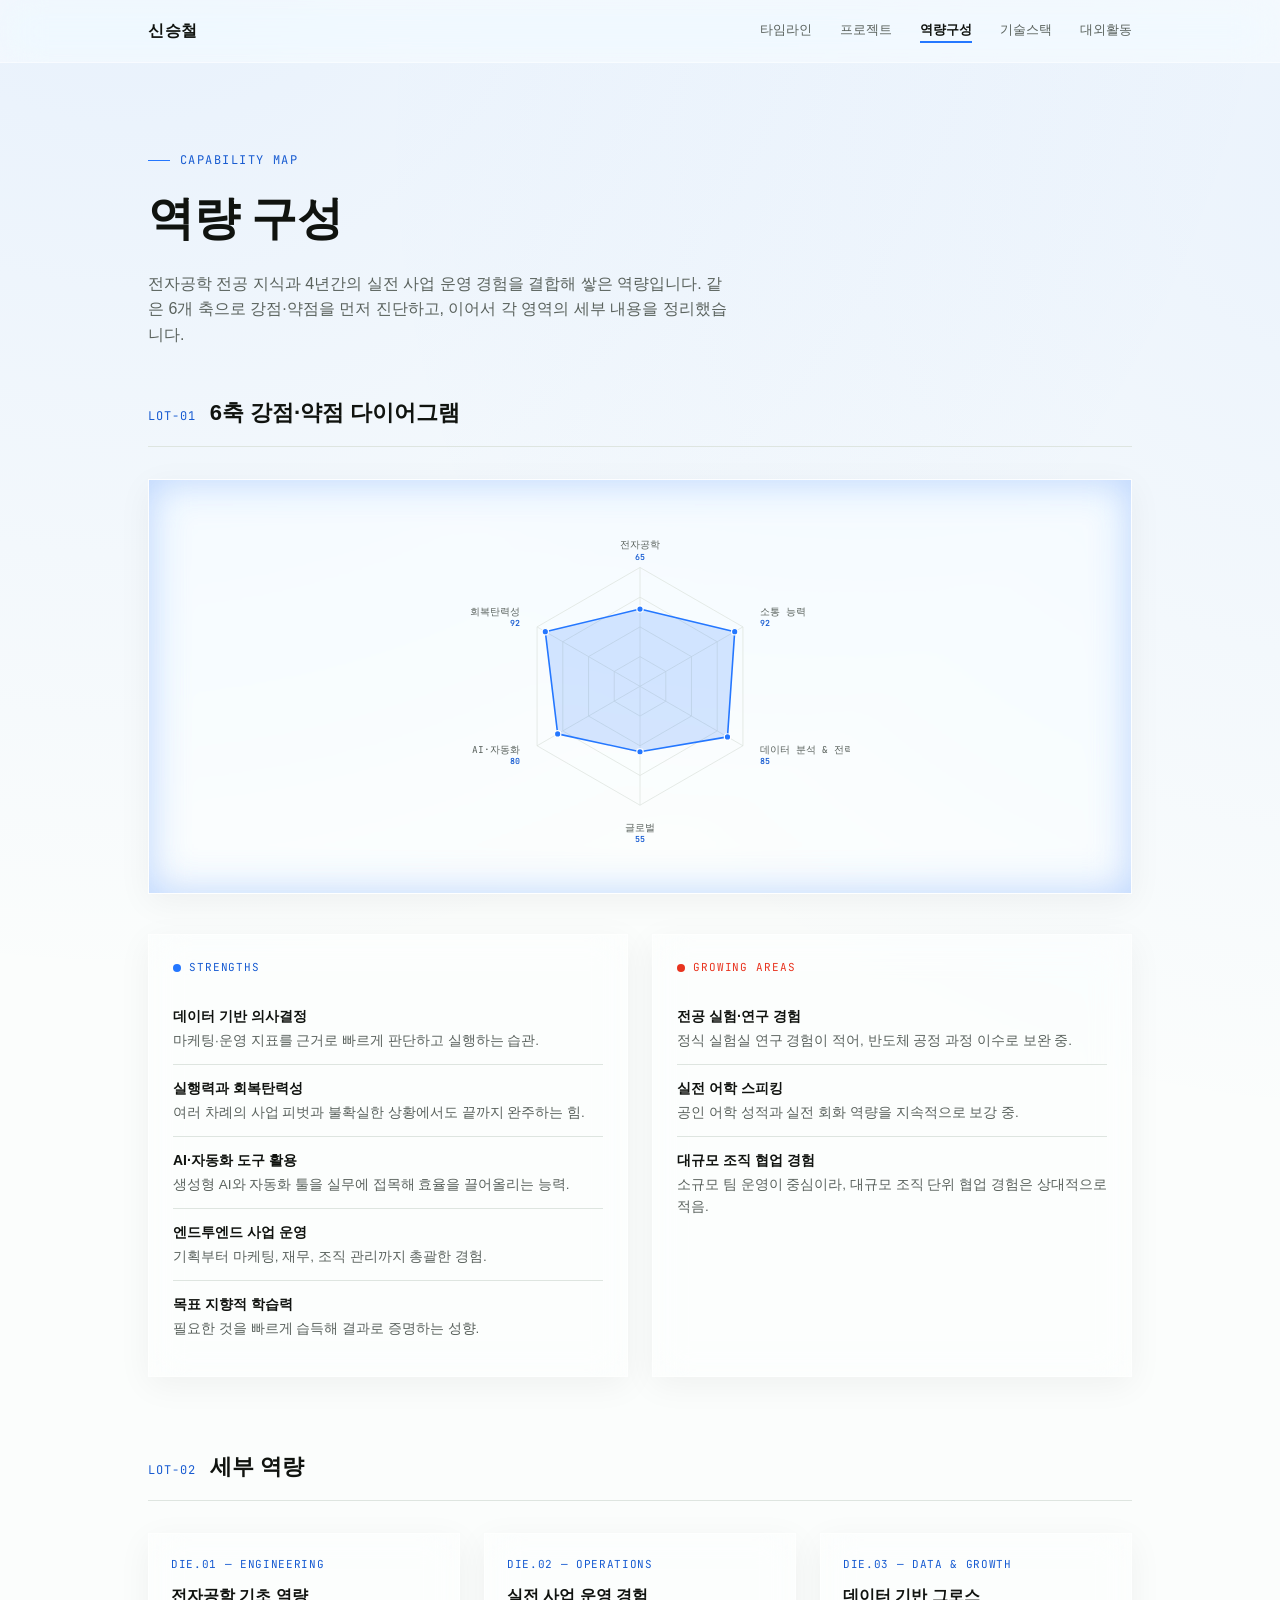
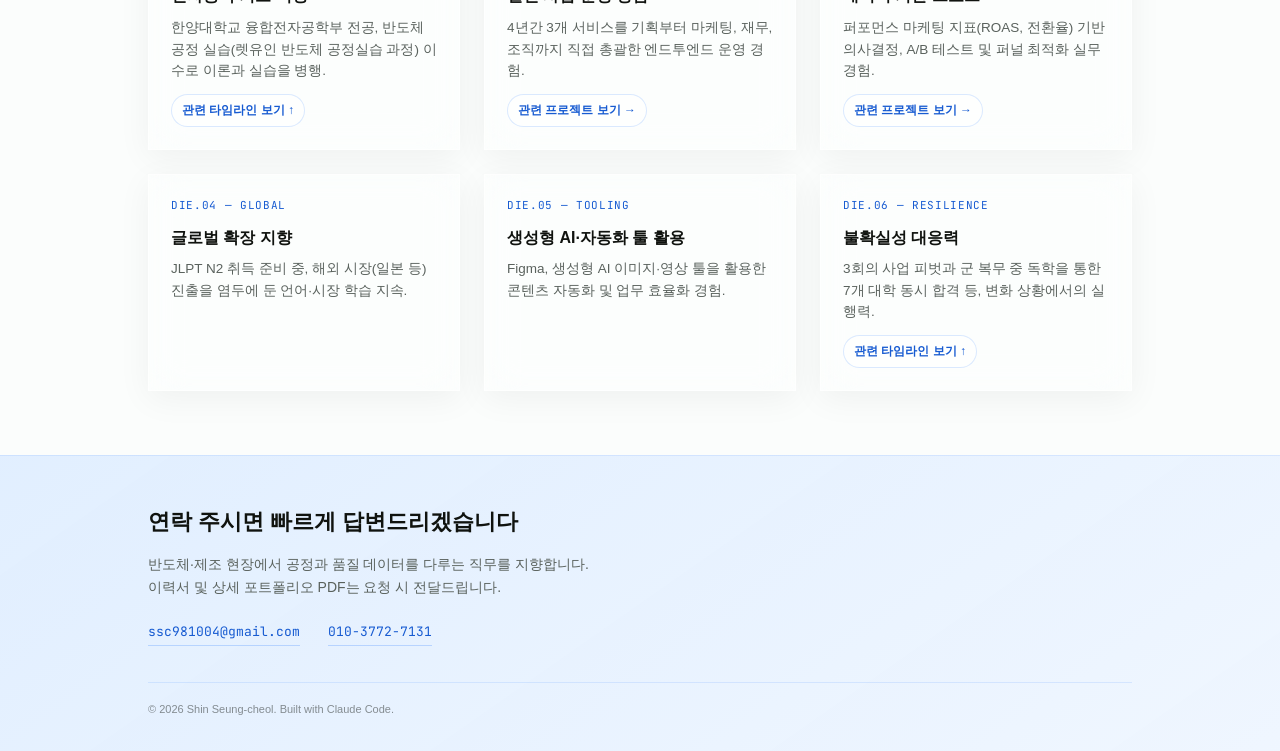
<file: skills.html>
<!DOCTYPE html>
<html lang="ko">
<head>
<meta charset="UTF-8">
<meta name="viewport" content="width=device-width, initial-scale=1.0">
<title>역량구성 | 신승철 포트폴리오</title>
<meta name="description" content="6축 강점·약점 다이어그램과 전자공학·사업운영·데이터 역량 구성 요약">
<link rel="preconnect" href="https://fonts.googleapis.com">
<link rel="preconnect" href="https://fonts.gstatic.com" crossorigin>
<link href="https://fonts.googleapis.com/css2?family=Pretendard:wght@400;500;600;700;800&family=JetBrains+Mono:wght@400;500;600&display=swap" rel="stylesheet">
<link rel="stylesheet" href="assets/mobile-nav.css?v=1">
<style>
  :root{
    --bg:#FBFDFC;
    --bg-alt:#F2F6F4;
    --ink:#10130F;
    --ink-soft:#5A625D;
    --line:#DEE5E0;
    --neon:#2477FF;
    --neon-text:#175BD1;
    --neon-glow:rgba(36,119,255,0.30);
    --danger:#E8341F;
    --white:#FFFFFF;
    --radius:2px;
  }
  *{box-sizing:border-box; margin:0; padding:0;}
  html{scroll-behavior:smooth;}
  [id]{scroll-margin-top:88px;}
  body{
    background:
      radial-gradient(circle at 10% -8%, rgba(36,119,255,0.10), transparent 42%),
      radial-gradient(circle at 106% 6%, rgba(36,119,255,0.08), transparent 38%),
      var(--bg);
    color:var(--ink);
    font-family:'Pretendard', -apple-system, sans-serif;
    line-height:1.6;
    -webkit-font-smoothing:antialiased;
  }
  @media (prefers-reduced-motion: reduce){
    *{animation:none !important; transition:none !important;}
  }
  .mono{font-family:'JetBrains Mono', monospace;}
  a{color:inherit;}
  .wrap{max-width:1040px; margin:0 auto; padding:0 28px;}

  /* ---------- NAV ---------- */
  header{
    position:sticky; top:0; z-index:50;
    background:rgba(255,255,255,0.42);
    backdrop-filter:blur(20px) saturate(180%);
    -webkit-backdrop-filter:blur(20px) saturate(180%);
    border-bottom:1px solid rgba(255,255,255,0.5);
  }
  nav{
    display:flex; align-items:center; justify-content:space-between;
    padding:18px 0;
  }
  .brand{font-family:'Pretendard', sans-serif; font-weight:800; font-size:16px; letter-spacing:0.04em;}
  .navlinks{display:flex; gap:28px; font-size:13px; color:var(--ink-soft);}
  .navlinks a{text-decoration:none; transition:color .2s;}
  .navlinks a:hover, .navlinks a:focus-visible{color:var(--ink);}
  .navlinks a.active{color:var(--ink); font-weight:600; box-shadow:0 2px 0 var(--neon);}
  @media (max-width:640px){ .navlinks{display:none;} }

  /* ---------- HERO ---------- */
  .hero{padding:88px 0 40px;}
  .eyebrow{
    font-family:'JetBrains Mono', monospace;
    font-size:12px;
    letter-spacing:0.12em;
    color:var(--neon-text);
    text-transform:uppercase;
    margin-bottom:18px;
    display:flex; align-items:center; gap:10px;
  }
  .eyebrow::before{content:""; width:22px; height:1px; background:var(--neon);}
  .hero h1{
    font-family:'Pretendard', sans-serif;
    font-weight:800;
    font-size:clamp(30px, 4.6vw, 46px);
    line-height:1.32;
    letter-spacing:-0.01em;
    color:var(--ink);
  }
  .hero p.lead{
    margin-top:22px;
    font-size:16px;
    color:var(--ink-soft);
    max-width:66ch;
  }

  section{padding:8px 0 64px;}
  .section-head{
    display:flex; align-items:baseline; gap:14px;
    margin-bottom:32px;
    border-bottom:1px solid var(--line);
    padding-bottom:16px;
  }
  .lot-id{
    font-family:'JetBrains Mono', monospace;
    font-size:12px; color:var(--neon-text); letter-spacing:0.08em;
  }
  .section-head h2{
    font-family:'Pretendard', sans-serif; font-weight:800; font-size:22px; color:var(--ink);
  }

  /* ---------- HEX CHART CARD ---------- */
  .hex-card{
    background:rgba(255,255,255,0.42); border:1px solid rgba(255,255,255,0.55);
    padding:32px; display:flex; justify-content:center;
    backdrop-filter:blur(18px) saturate(180%); -webkit-backdrop-filter:blur(18px) saturate(180%);
    box-shadow:0 0 40px var(--neon-glow) inset, 0 8px 32px rgba(16,19,15,0.05);
  }
  .hex-card svg{width:100%; max-width:420px; height:auto;}
  .hex-grid{fill:none; stroke:var(--line); stroke-width:1;}
  .hex-axis{stroke:var(--line); stroke-width:1;}
  .hex-fill{fill:var(--neon); fill-opacity:0.18; stroke:var(--neon); stroke-width:2; stroke-linejoin:round;}
  .hex-dot{fill:var(--neon); stroke:var(--white); stroke-width:1.5;}
  .hex-label{
    font-family:'JetBrains Mono', monospace; font-size:12px; fill:var(--ink-soft);
  }
  .hex-score{
    font-family:'JetBrains Mono', monospace; font-size:10.5px; fill:var(--neon-text); font-weight:600;
  }

  /* ---------- STRENGTH LISTS ---------- */
  .sw-grid{display:grid; grid-template-columns:1fr 1fr; gap:24px; margin-top:40px;}
  @media (max-width:700px){ .sw-grid{grid-template-columns:1fr;} }
  .sw-card{
    background:rgba(255,255,255,0.42); border:1px solid rgba(255,255,255,0.55); padding:24px;
    backdrop-filter:blur(18px) saturate(180%); -webkit-backdrop-filter:blur(18px) saturate(180%);
    box-shadow:0 8px 32px rgba(16,19,15,0.05);
  }
  .sw-card .sw-head{
    font-family:'JetBrains Mono', monospace; font-size:11px; letter-spacing:0.08em;
    text-transform:uppercase; margin-bottom:16px; display:flex; align-items:center; gap:8px;
  }
  .sw-card.strength .sw-head{color:var(--neon-text);}
  .sw-card.weakness .sw-head{color:var(--danger);}
  .sw-dot{width:8px; height:8px; border-radius:50%;}
  .sw-card.strength .sw-dot{background:var(--neon);}
  .sw-card.weakness .sw-dot{background:var(--danger);}
  .sw-card ul{list-style:none;}
  .sw-card li{
    padding:12px 0; border-bottom:1px solid var(--line); font-size:13.5px;
  }
  .sw-card li:last-child{border-bottom:none;}
  .sw-card li b{display:block; font-size:14px; color:var(--ink); margin-bottom:3px; font-weight:700;}
  .sw-card li span{color:var(--ink-soft);}

  /* ---------- SKILLS GRID ---------- */
  .skill-grid{display:grid; grid-template-columns:repeat(3,1fr); gap:24px;}
  @media (max-width:760px){ .skill-grid{grid-template-columns:1fr 1fr;} }
  @media (max-width:480px){ .skill-grid{grid-template-columns:1fr;} }
  .skill-card{
    background:rgba(255,255,255,0.42); border:1px solid rgba(255,255,255,0.55); padding:22px;
    backdrop-filter:blur(18px) saturate(180%); -webkit-backdrop-filter:blur(18px) saturate(180%);
    box-shadow:0 8px 32px rgba(16,19,15,0.05);
  }
  .skill-card .k{
    font-family:'JetBrains Mono', monospace; font-size:11px; color:var(--neon-text);
    margin-bottom:10px; letter-spacing:0.06em;
  }
  .skill-card h3{font-family:'Pretendard', sans-serif; font-weight:700; font-size:16px; margin-bottom:8px; color:var(--ink);}
  .skill-card p{font-size:13.5px; color:var(--ink-soft);}
  .related-link{display:inline-block; margin-top:12px; font-size:12px; font-weight:600; color:var(--neon-text); text-decoration:none; border-bottom:1px solid rgba(36,119,255,.3);}

  /* ---------- FOOTER ---------- */
  footer{
    background:#2477FF; color:#FFFFFF;
    backdrop-filter:blur(18px) saturate(160%); -webkit-backdrop-filter:blur(18px) saturate(160%);
    padding:48px 0 32px;
    border-top:1px solid var(--line);
  }
  footer h2{font-family:'Pretendard', sans-serif; font-weight:800; font-size:22px; margin-bottom:14px; color:#FFFFFF;}
  footer p{color:rgba(255,255,255,.78); font-size:14px; max-width:56ch;}
  .contact-row{margin-top:24px; display:flex; gap:28px; flex-wrap:wrap; font-family:'JetBrains Mono', monospace; font-size:13px;}
  .contact-row a{text-decoration:none; border-bottom:1px solid rgba(255,255,255,0.25); padding-bottom:2px;}
  .contact-row a:hover{border-color:#FFFFFF; color:#FFFFFF;}
  .fine{margin-top:36px; font-size:11px; color:rgba(255,255,255,.62); border-top:1px solid rgba(255,255,255,.24); padding-top:18px;}
</style>
</head>
<body>

<header>
  <div class="wrap">
    <nav>
      <div class="brand"><a href="index.html" style="text-decoration:none; color:inherit;">신승철</a></div>
      <div class="navlinks">
        <a href="index.html">타임라인</a>
        <a href="projects.html">프로젝트</a>
        <a href="skills.html" class="active">역량구성</a>
        <a href="tech-stack.html">기술스택</a>
        <a href="activities.html">대외활동</a>
      </div>
    </nav>
  </div>
</header>

<div class="wrap">
  <section class="hero">
    <div class="eyebrow">CAPABILITY MAP</div>
    <h1>역량 구성</h1>
    <p class="lead">
      전자공학 전공 지식과 4년간의 실전 사업 운영 경험을 결합해 쌓은 역량입니다. 같은 6개 축으로 강점·약점을 먼저 진단하고, 이어서 각 영역의 세부 내용을 정리했습니다.
    </p>
  </section>

  <!-- ---------- HEX DIAGRAM (strengths/weaknesses) ---------- -->
  <section>
    <div class="section-head">
      <span class="lot-id">LOT-01</span>
      <h2>6축 강점·약점 다이어그램</h2>
    </div>
    <div class="hex-card">
      <svg viewBox="-65 -20 530 440" role="img" aria-label="전자공학, 소통 능력, 데이터 분석 및 전략, 글로벌, AI 자동화, 회복탄력성 6개 축의 역량 육각형 차트">
        <!-- grid rings -->
        <polygon class="hex-grid" points="200,162.5 232.5,181.25 232.5,218.75 200,237.5 167.5,218.75 167.5,181.25"/>
        <polygon class="hex-grid" points="200,125 264.95,162.5 264.95,237.5 200,275 135.05,237.5 135.05,162.5"/>
        <polygon class="hex-grid" points="200,87.5 297.425,143.75 297.425,256.25 200,312.5 102.575,256.25 102.575,143.75"/>
        <polygon class="hex-grid" points="200,50 329.9,125 329.9,275 200,350 70.1,275 70.1,125"/>
        <!-- axes -->
        <line class="hex-axis" x1="200" y1="200" x2="200" y2="50"/>
        <line class="hex-axis" x1="200" y1="200" x2="329.9" y2="125"/>
        <line class="hex-axis" x1="200" y1="200" x2="329.9" y2="275"/>
        <line class="hex-axis" x1="200" y1="200" x2="200" y2="350"/>
        <line class="hex-axis" x1="200" y1="200" x2="70.1" y2="275"/>
        <line class="hex-axis" x1="200" y1="200" x2="70.1" y2="125"/>
        <!-- data polygon -->
        <polygon class="hex-fill" points="200,102.5 319.5,131 310.4,263.8 200,282.5 96.1,260 80.5,131"/>
        <circle class="hex-dot" cx="200" cy="102.5" r="4"/>
        <circle class="hex-dot" cx="319.5" cy="131" r="4"/>
        <circle class="hex-dot" cx="310.4" cy="263.8" r="4"/>
        <circle class="hex-dot" cx="200" cy="282.5" r="4"/>
        <circle class="hex-dot" cx="96.1" cy="260" r="4"/>
        <circle class="hex-dot" cx="80.5" cy="131" r="4"/>
        <!-- labels -->
        <text class="hex-label" x="200" y="26" text-anchor="middle">전자공학</text>
        <text class="hex-score" x="200" y="40" text-anchor="middle">65</text>
        <text class="hex-label" x="352" y="110" text-anchor="start">소통 능력</text>
        <text class="hex-score" x="352" y="124" text-anchor="start">92</text>
        <text class="hex-label" x="352" y="284" text-anchor="start">데이터 분석 &amp; 전략</text>
        <text class="hex-score" x="352" y="298" text-anchor="start">85</text>
        <text class="hex-label" x="200" y="382" text-anchor="middle">글로벌</text>
        <text class="hex-score" x="200" y="396" text-anchor="middle">55</text>
        <text class="hex-label" x="48" y="284" text-anchor="end">AI·자동화</text>
        <text class="hex-score" x="48" y="298" text-anchor="end">80</text>
        <text class="hex-label" x="48" y="110" text-anchor="end">회복탄력성</text>
        <text class="hex-score" x="48" y="124" text-anchor="end">92</text>
      </svg>
    </div>

    <div class="sw-grid">
      <div class="sw-card strength">
        <div class="sw-head"><span class="sw-dot"></span>STRENGTHS</div>
        <ul>
          <li><b>데이터 기반 의사결정</b><span>마케팅·운영 지표를 근거로 빠르게 판단하고 실행하는 습관.</span></li>
          <li><b>실행력과 회복탄력성</b><span>여러 차례의 사업 피벗과 불확실한 상황에서도 끝까지 완주하는 힘.</span></li>
          <li><b>AI·자동화 도구 활용</b><span>생성형 AI와 자동화 툴을 실무에 접목해 효율을 끌어올리는 능력.</span></li>
          <li><b>엔드투엔드 사업 운영</b><span>기획부터 마케팅, 재무, 조직 관리까지 총괄한 경험.</span></li>
          <li><b>목표 지향적 학습력</b><span>필요한 것을 빠르게 습득해 결과로 증명하는 성향.</span></li>
        </ul>
      </div>
      <div class="sw-card weakness">
        <div class="sw-head"><span class="sw-dot"></span>GROWING AREAS</div>
        <ul>
          <li><b>전공 실험·연구 경험</b><span>정식 실험실 연구 경험이 적어, 반도체 공정 과정 이수로 보완 중.</span></li>
          <li><b>실전 어학 스피킹</b><span>공인 어학 성적과 실전 회화 역량을 지속적으로 보강 중.</span></li>
          <li><b>대규모 조직 협업 경험</b><span>소규모 팀 운영이 중심이라, 대규모 조직 단위 협업 경험은 상대적으로 적음.</span></li>
        </ul>
      </div>
    </div>
  </section>

  <!-- ---------- SKILLS GRID ---------- -->
  <section>
    <div class="section-head">
      <span class="lot-id">LOT-02</span>
      <h2>세부 역량</h2>
    </div>
    <div class="skill-grid">
      <div class="skill-card" id="engineering">
        <div class="k">DIE.01 — ENGINEERING</div>
        <h3>전자공학 기초 역량</h3>
        <p>한양대학교 융합전자공학부 전공, 반도체 공정 실습(렛유인 반도체 공정실습 과정) 이수로 이론과 실습을 병행.</p>
        <a class="related-link" href="index.html#timeline-wafer">관련 타임라인 보기 ↑</a>
      </div>
      <div class="skill-card" id="operations">
        <div class="k">DIE.02 — OPERATIONS</div>
        <h3>실전 사업 운영 경험</h3>
        <p>4년간 3개 서비스를 기획부터 마케팅, 재무, 조직까지 직접 총괄한 엔드투엔드 운영 경험.</p>
        <a class="related-link" href="projects.html#service-lead">관련 프로젝트 보기 →</a>
      </div>
      <div class="skill-card" id="growth">
        <div class="k">DIE.03 — DATA & GROWTH</div>
        <h3>데이터 기반 그로스</h3>
        <p>퍼포먼스 마케팅 지표(ROAS, 전환율) 기반 의사결정, A/B 테스트 및 퍼널 최적화 실무 경험.</p>
        <a class="related-link" href="projects.html#service-lead">관련 프로젝트 보기 →</a>
      </div>
      <div class="skill-card" id="global">
        <div class="k">DIE.04 — GLOBAL</div>
        <h3>글로벌 확장 지향</h3>
        <p>JLPT N2 취득 준비 중, 해외 시장(일본 등) 진출을 염두에 둔 언어·시장 학습 지속.</p>
      </div>
      <div class="skill-card" id="tooling">
        <div class="k">DIE.05 — TOOLING</div>
        <h3>생성형 AI·자동화 툴 활용</h3>
        <p>Figma, 생성형 AI 이미지·영상 툴을 활용한 콘텐츠 자동화 및 업무 효율화 경험.</p>
      </div>
      <div class="skill-card" id="resilience">
        <div class="k">DIE.06 — RESILIENCE</div>
        <h3>불확실성 대응력</h3>
        <p>3회의 사업 피벗과 군 복무 중 독학을 통한 7개 대학 동시 합격 등, 변화 상황에서의 실행력.</p>
        <a class="related-link" href="index.html#timeline">관련 타임라인 보기 ↑</a>
      </div>
    </div>
  </section>
</div>

<footer id="contact">
  <div class="wrap">
    <h2>연락 주시면 빠르게 답변드리겠습니다</h2>
    <p>반도체·제조 현장에서 공정과 품질 데이터를 다루는 직무를 지향합니다.<br>이력서 및 상세 포트폴리오 PDF는 요청 시 전달드립니다.</p>
    <div class="contact-row">
      <a href="mailto:ssc981004@gmail.com">ssc981004@gmail.com</a>
      <a href="tel:010-3772-7131">010-3772-7131</a>
    </div>
    <div class="fine">© 2026 Shin Seung-cheol. Built with Claude Code.</div>
  </div>
</footer>

<script src="assets/mobile-nav.js?v=1"></script>
</body>
</html>
</file>
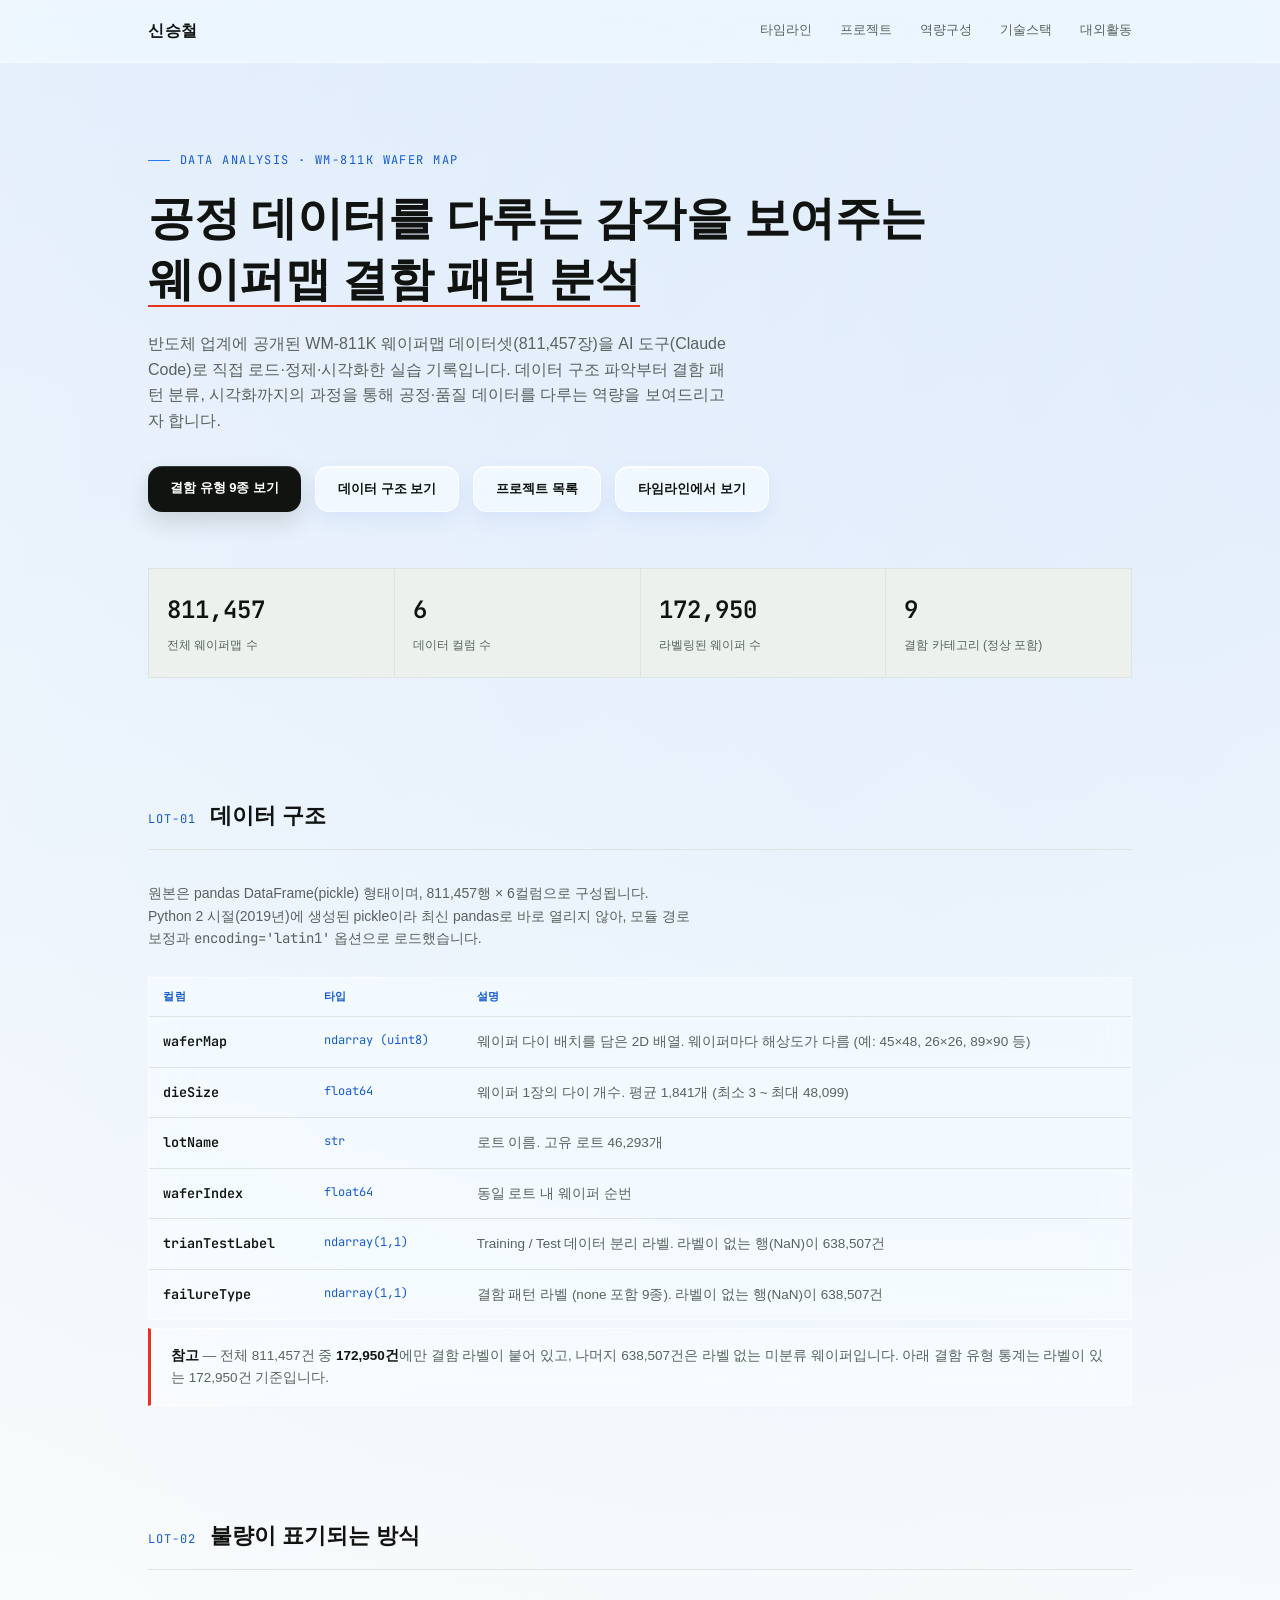
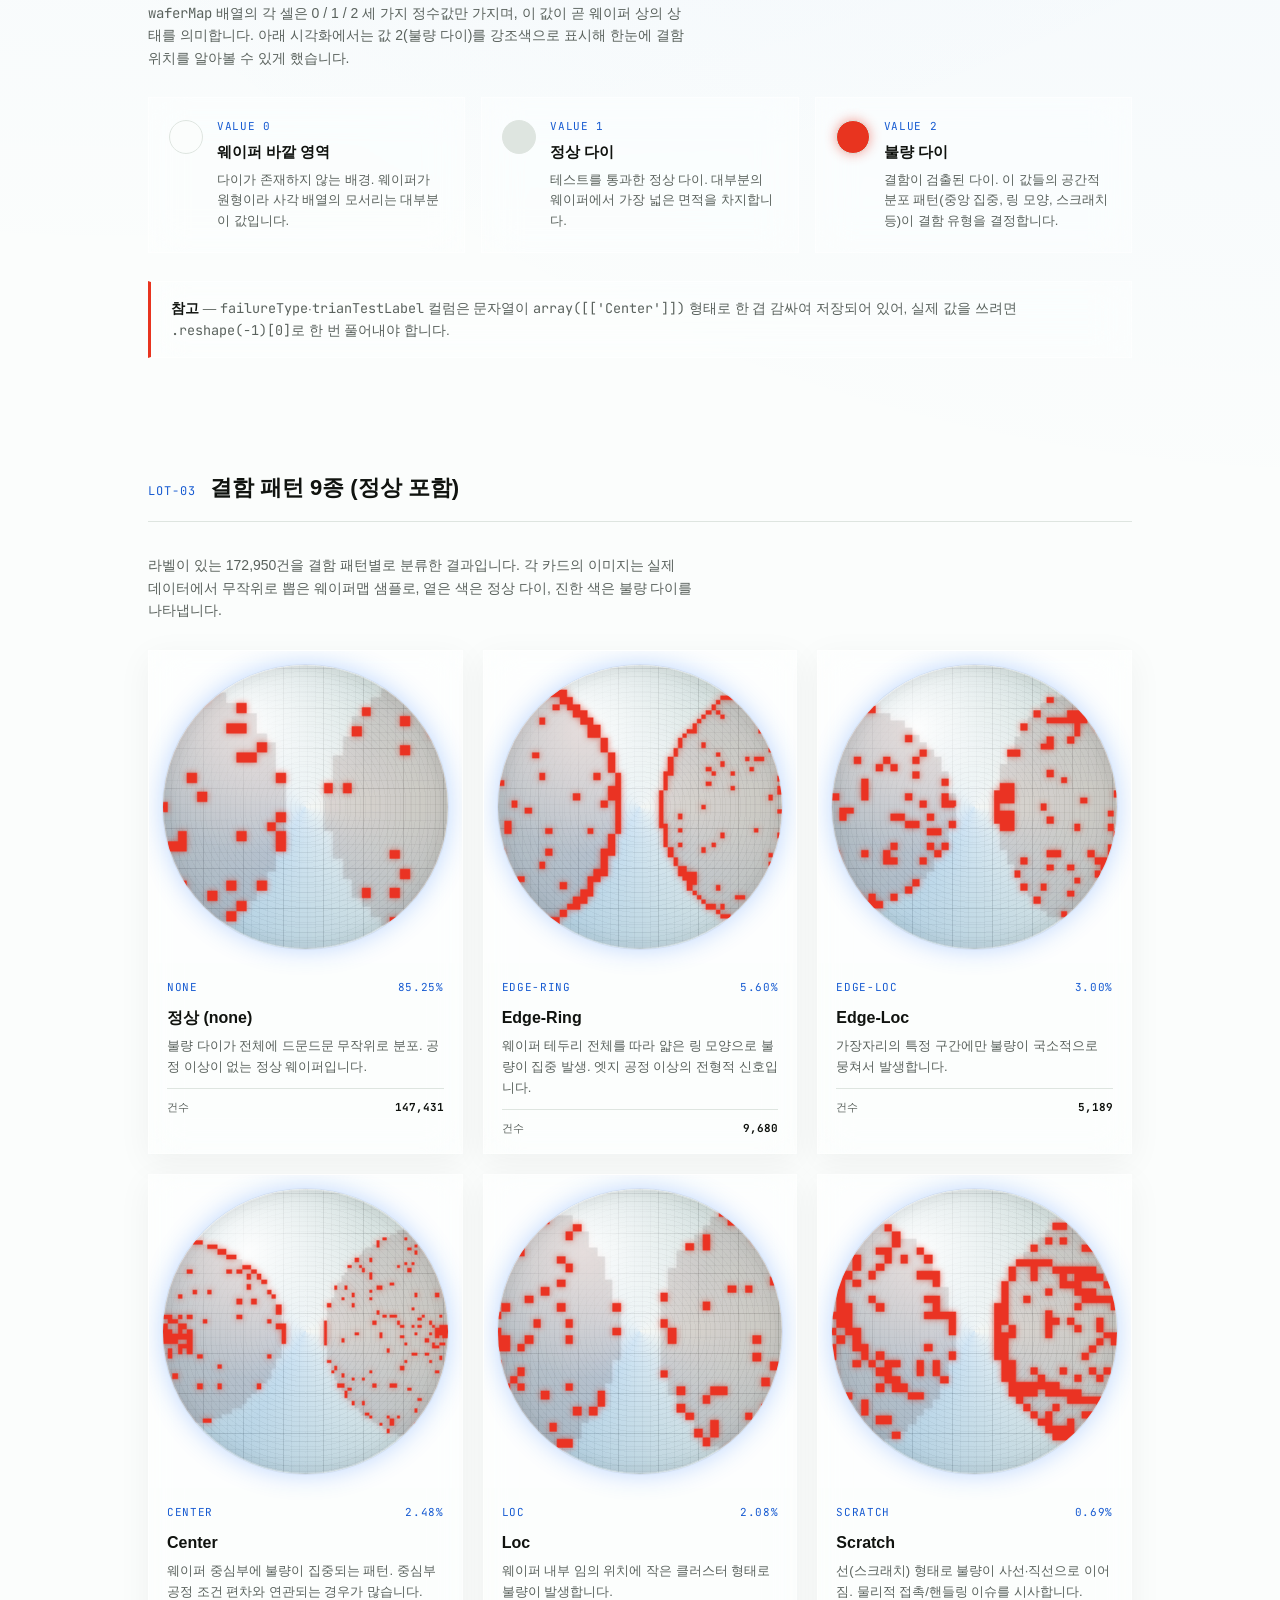
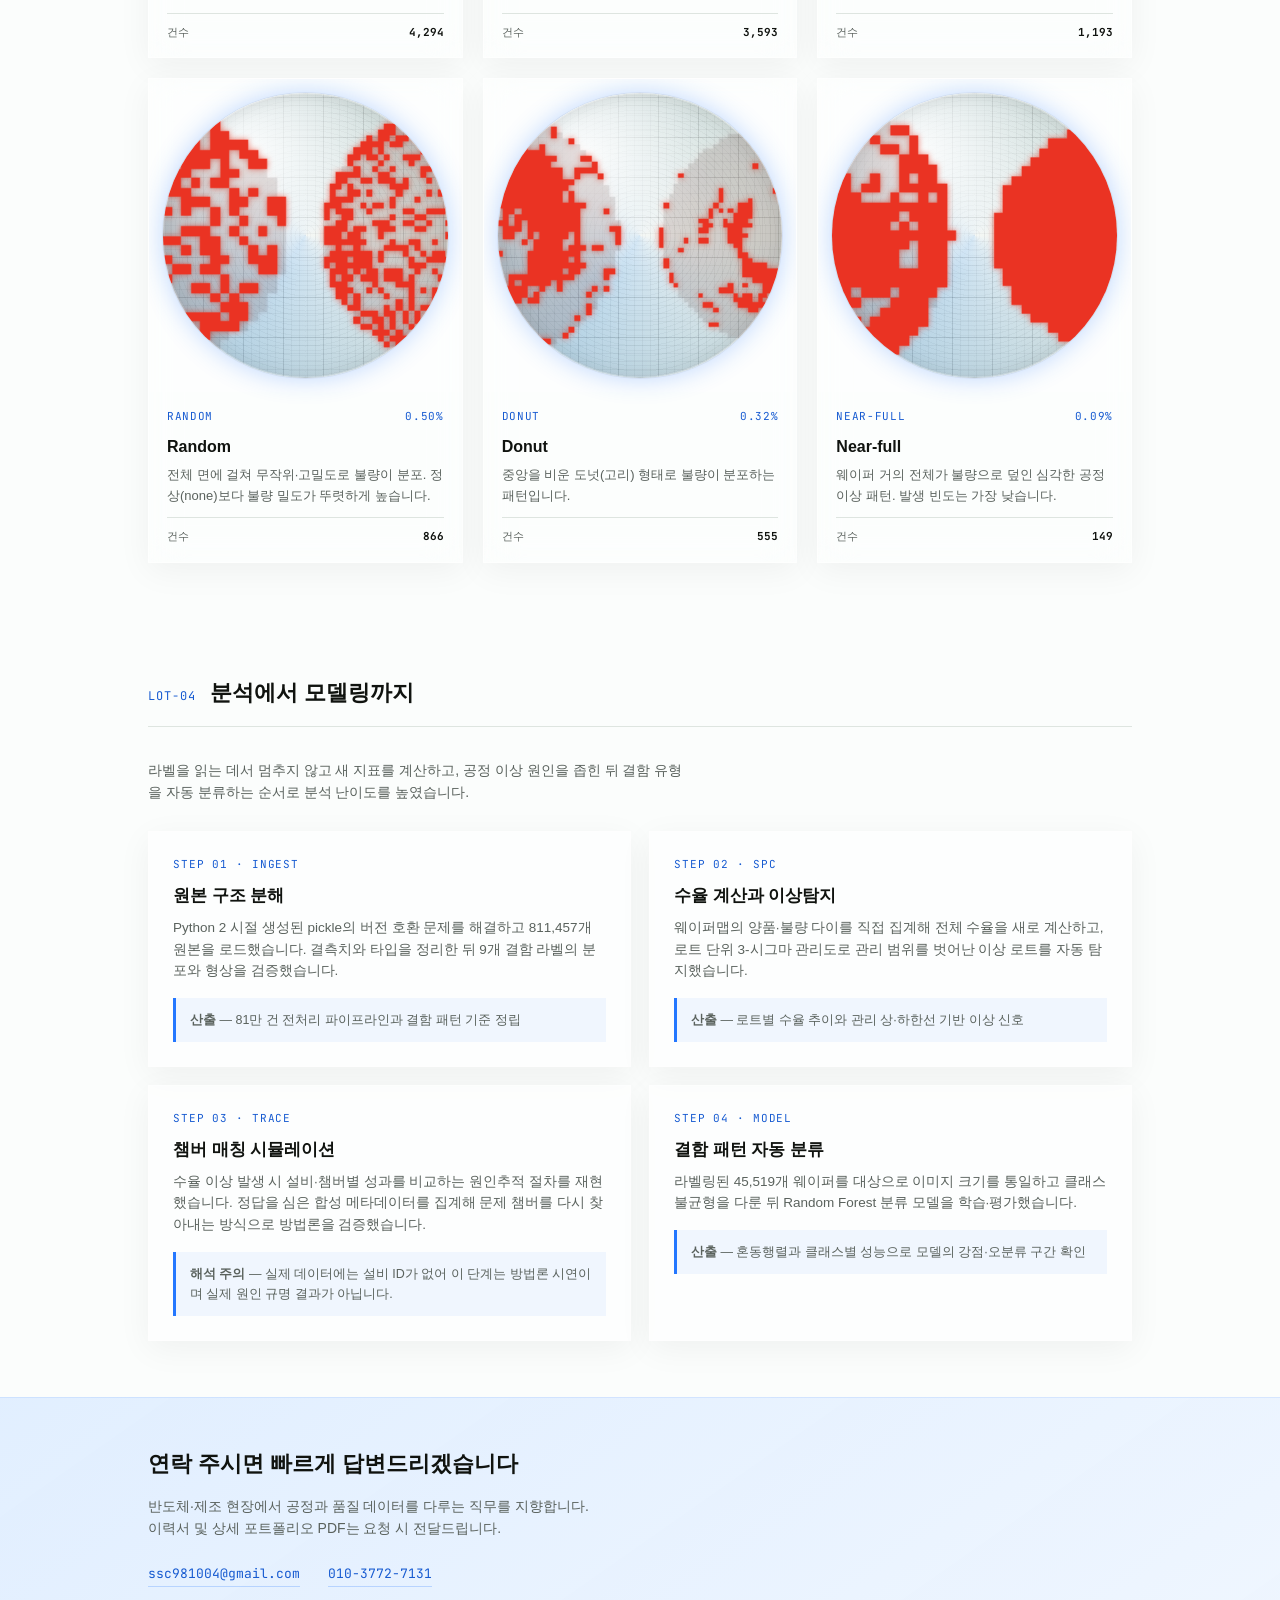
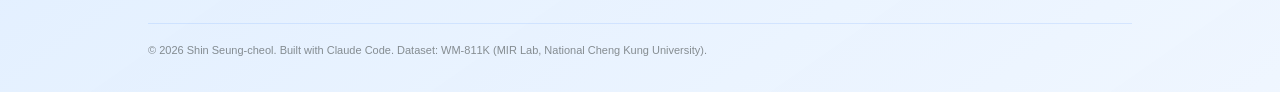
<file: wafer-analysis.html>
<!DOCTYPE html>
<html lang="ko">
<head>
<meta charset="UTF-8">
<meta name="viewport" content="width=device-width, initial-scale=1.0">
<title>웨이퍼맵 결함 패턴 분석 | 신승철 포트폴리오</title>
<meta name="description" content="WM-811K 웨이퍼맵 데이터셋 구조, 결함 패턴 9종, 표기 방식을 정리한 분석 페이지">
<link rel="preconnect" href="https://fonts.googleapis.com">
<link rel="preconnect" href="https://fonts.gstatic.com" crossorigin>
<link href="https://fonts.googleapis.com/css2?family=Pretendard:wght@400;500;600;700;800&family=JetBrains+Mono:wght@400;500;600&display=swap" rel="stylesheet">
<link rel="stylesheet" href="assets/mobile-nav.css?v=1">
<style>
  :root{
    --bg:#FBFDFC;
    --bg-alt:#F2F6F4;
    --ink:#10130F;
    --ink-soft:#5A625D;
    --line:#DEE5E0;
    --neon:#2477FF;
    --neon-text:#175BD1;
    --neon-glow:rgba(36,119,255,0.30);
    --danger:#E8341F;
    --white:#FFFFFF;
    --radius:2px;
  }
  *{box-sizing:border-box; margin:0; padding:0;}
  html{scroll-behavior:smooth;}
  body{
    background:
      radial-gradient(circle at 10% -8%, rgba(36,119,255,0.10), transparent 42%),
      radial-gradient(circle at 106% 6%, rgba(36,119,255,0.08), transparent 38%),
      var(--bg);
    color:var(--ink);
    font-family:'Pretendard', -apple-system, sans-serif;
    line-height:1.6;
    -webkit-font-smoothing:antialiased;
  }
  @media (prefers-reduced-motion: reduce){
    *{animation:none !important; transition:none !important;}
  }
  .mono{font-family:'JetBrains Mono', monospace;}
  a{color:inherit;}
  .wrap{max-width:1040px; margin:0 auto; padding:0 28px;}

  /* ---------- NAV ---------- */
  header{
    position:sticky; top:0; z-index:50;
    background:rgba(255,255,255,0.42);
    backdrop-filter:blur(20px) saturate(180%);
    -webkit-backdrop-filter:blur(20px) saturate(180%);
    border-bottom:1px solid rgba(255,255,255,0.5);
  }
  nav{
    display:flex; align-items:center; justify-content:space-between;
    padding:18px 0;
  }
  .brand{font-family:'Pretendard', sans-serif; font-weight:800; font-size:16px; letter-spacing:0.04em;}
  .navlinks{display:flex; gap:28px; font-size:13px; color:var(--ink-soft);}
  .navlinks a{text-decoration:none; transition:color .2s;}
  .navlinks a:hover, .navlinks a:focus-visible{color:var(--ink);}
  .navlinks a.active{color:var(--ink); font-weight:600; box-shadow:0 2px 0 var(--neon);}
  @media (max-width:640px){ .navlinks{display:none;} }

  /* ---------- HERO ---------- */
  .hero{
    padding:88px 0 56px;
  }
  .eyebrow{
    font-family:'JetBrains Mono', monospace;
    font-size:12px;
    letter-spacing:0.12em;
    color:var(--neon-text);
    text-transform:uppercase;
    margin-bottom:18px;
    display:flex; align-items:center; gap:10px;
  }
  .eyebrow::before{content:""; width:22px; height:1px; background:var(--neon);}
  .hero h1{
    font-family:'Pretendard', sans-serif;
    font-weight:800;
    font-size:clamp(30px, 4.6vw, 46px);
    line-height:1.32;
    letter-spacing:-0.01em;
    color:var(--ink);
  }
  .hero h1 em{
    font-style:normal;
    color:var(--ink);
    border-bottom:2px solid var(--danger);
  }
  .hero p.lead{
    margin-top:22px;
    font-size:16px;
    color:var(--ink-soft);
    max-width:66ch;
  }
  .hero-cta{margin-top:32px; display:flex; gap:14px; flex-wrap:wrap;}
  .btn{
    font-size:13px; font-weight:600;
    padding:12px 22px;
    border-radius:var(--radius);
    text-decoration:none;
    display:inline-block;
    transition:transform .15s ease, background .2s ease, border-color .2s ease, box-shadow .2s ease;
  }
  .btn-primary{background:var(--ink); color:var(--white);}
  .btn-primary:hover{box-shadow:0 0 0 1px var(--ink), 0 0 18px var(--neon-glow);}
  .btn-ghost{border:1px solid var(--line); color:var(--ink);}
  .btn-ghost:hover{border-color:var(--neon-text); color:var(--neon-text);}
  .btn:focus-visible{outline:2px solid var(--neon); outline-offset:2px;}

  /* ---------- SECTION SCAFFOLD ---------- */
  section{padding:56px 0;}
  .section-head{
    display:flex; align-items:baseline; gap:14px;
    margin-bottom:32px;
    border-bottom:1px solid var(--line);
    padding-bottom:16px;
  }
  .lot-id{
    font-family:'JetBrains Mono', monospace;
    font-size:12px; color:var(--neon-text); letter-spacing:0.08em;
  }
  .section-head h2{
    font-family:'Pretendard', sans-serif; font-weight:800; font-size:22px; color:var(--ink);
  }
  .section-note{
    font-size:14px; color:var(--ink-soft); max-width:70ch; margin-bottom:28px;
  }
  .process-grid{display:grid; grid-template-columns:repeat(2,1fr); gap:18px;}
  @media (max-width:720px){.process-grid{grid-template-columns:1fr;}}
  .process-card{background:rgba(255,255,255,.42); border:1px solid rgba(255,255,255,.55); padding:24px; box-shadow:0 8px 32px rgba(16,19,15,.05);}
  .process-card .step{font-family:'JetBrains Mono',monospace; color:var(--neon-text); font-size:11px; letter-spacing:.08em;}
  .process-card h3{font-size:17px; margin:8px 0;}
  .process-card p{font-size:13.5px; color:var(--ink-soft);}
  .process-result{margin-top:16px; border-left:3px solid var(--neon); background:rgba(36,119,255,.06); padding:12px 14px; font-size:12.5px; color:var(--ink-soft);}

  /* ---------- STATS ---------- */
  .stats{
    display:grid; grid-template-columns:repeat(4,1fr);
    gap:1px; background:var(--line);
    border:1px solid var(--line);
    margin-bottom:8px;
  }
  @media (max-width:640px){ .stats{grid-template-columns:repeat(2,1fr);} }
  .stat{
    background:rgba(255,255,255,0.45); padding:22px 18px;
    backdrop-filter:blur(16px) saturate(180%); -webkit-backdrop-filter:blur(16px) saturate(180%);
  }
  .stat .num{font-family:'JetBrains Mono', monospace; font-size:24px; font-weight:600; color:var(--ink);}
  .stat .lbl{font-size:12px; color:var(--ink-soft); margin-top:6px;}

  /* ---------- DATA TABLE ---------- */
  .data-table{width:100%; border-collapse:collapse; font-size:13.5px;}
  .data-table th{
    text-align:left; font-family:'JetBrains Mono', monospace; font-size:11px;
    color:var(--neon-text); letter-spacing:0.06em; text-transform:uppercase;
    padding:10px 14px; border-bottom:1px solid var(--line);
  }
  .data-table td{
    padding:14px; border-bottom:1px solid var(--line); vertical-align:top;
  }
  .data-table tr:last-child td{border-bottom:none;}
  .col-name{font-family:'JetBrains Mono', monospace; font-weight:600; color:var(--ink); white-space:nowrap;}
  .col-type{font-family:'JetBrains Mono', monospace; font-size:12px; color:var(--neon-text); white-space:nowrap;}
  .col-desc{color:var(--ink-soft);}
  .table-scroll{
    overflow-x:auto; background:rgba(255,255,255,0.42); border:1px solid rgba(255,255,255,0.55);
    backdrop-filter:blur(18px) saturate(180%); -webkit-backdrop-filter:blur(18px) saturate(180%);
  }

  /* ---------- ENCODING LEGEND ---------- */
  .encode-grid{display:grid; grid-template-columns:repeat(3,1fr); gap:16px; margin-bottom:28px;}
  @media (max-width:700px){ .encode-grid{grid-template-columns:1fr;} }
  .encode-card{
    background:rgba(255,255,255,0.42); border:1px solid rgba(255,255,255,0.55); padding:20px;
    display:flex; align-items:flex-start; gap:14px;
    backdrop-filter:blur(18px) saturate(180%); -webkit-backdrop-filter:blur(18px) saturate(180%);
  }
  .swatch{
    width:34px; height:34px; border-radius:50%; flex:none; margin-top:2px;
    border:1px solid var(--line);
  }
  .swatch.bg{background:var(--bg);}
  .swatch.normal{background:var(--line);}
  .swatch.defect{background:var(--danger); box-shadow:0 0 12px rgba(232,52,31,0.45);}
  .encode-card .val{
    font-family:'JetBrains Mono', monospace; font-size:11px; color:var(--neon-text); letter-spacing:0.06em;
  }
  .encode-card h4{font-family:'Pretendard', sans-serif; font-weight:700; font-size:15px; margin:4px 0 6px; color:var(--ink);}
  .encode-card p{font-size:13px; color:var(--ink-soft);}

  .field-note{
    background:rgba(255,255,255,0.42); border:1px solid rgba(255,255,255,0.55); border-left:3px solid var(--danger);
    padding:16px 20px; font-size:13.5px; color:var(--ink-soft); margin-top:8px;
    backdrop-filter:blur(18px) saturate(180%); -webkit-backdrop-filter:blur(18px) saturate(180%);
  }
  .field-note b{color:var(--ink);}

  /* ---------- WAFER DISC ---------- */
  .wafer-disc{
    position:relative;
    border-radius:50%;
    aspect-ratio:1/1;
    overflow:hidden;
    background:
      radial-gradient(circle at 30% 22%, rgba(255,255,255,0.95), rgba(255,255,255,0) 42%),
      conic-gradient(from 210deg at 50% 50%,
        rgba(30,140,255,0.18), rgba(150,200,255,0.12), rgba(255,255,255,0.10),
        rgba(30,140,255,0.18)),
      repeating-linear-gradient(0deg, rgba(16,19,15,0.10) 0px, rgba(16,19,15,0.10) 1px, transparent 1px, transparent 40px),
      repeating-linear-gradient(90deg, rgba(16,19,15,0.10) 0px, rgba(16,19,15,0.10) 1px, transparent 1px, transparent 40px),
      repeating-linear-gradient(0deg, rgba(16,19,15,0.05) 0px, rgba(16,19,15,0.05) 0.6px, transparent 0.6px, transparent 8px),
      repeating-linear-gradient(90deg, rgba(16,19,15,0.05) 0px, rgba(16,19,15,0.05) 0.6px, transparent 0.6px, transparent 8px),
      repeating-radial-gradient(circle at 50% 50%, rgba(0,0,0,0.035) 0px, rgba(0,0,0,0.035) 1px, transparent 1px, transparent 5px),
      radial-gradient(circle at 50% 50%, #F1F5F2 0%, #DDE6E1 55%, #C6D1CA 100%);
    box-shadow:
      inset 0 0 18px rgba(0,0,0,0.10),
      inset 0 0 3px rgba(255,255,255,0.9),
      0 0 26px var(--neon-glow),
      0 0 0 1px rgba(0,0,0,0.06);
  }
  .wafer-disc img{
    position:absolute; inset:0; width:100%; height:100%; object-fit:cover;
    filter:drop-shadow(0 0 3px rgba(232,52,31,0.65));
  }

  /* ---------- DEFECT PATTERN GRID ---------- */
  .pattern-grid{display:grid; grid-template-columns:repeat(3,1fr); gap:20px;}
  @media (max-width:820px){ .pattern-grid{grid-template-columns:1fr 1fr;} }
  @media (max-width:560px){ .pattern-grid{grid-template-columns:1fr;} }
  .pattern-card{
    background:rgba(255,255,255,0.42); border:1px solid rgba(255,255,255,0.55); overflow:hidden;
    backdrop-filter:blur(18px) saturate(180%); -webkit-backdrop-filter:blur(18px) saturate(180%);
    box-shadow:0 8px 32px rgba(16,19,15,0.05);
  }
  .pattern-img{
    background:rgba(255,255,255,0.2); padding:14px; display:flex; align-items:center; justify-content:center;
  }
  .pattern-img .wafer-disc{width:100%;}
  .pattern-body{padding:16px 18px;}
  .pattern-body .k{
    font-family:'JetBrains Mono', monospace; font-size:11px; color:var(--neon-text);
    letter-spacing:0.06em; display:flex; justify-content:space-between; margin-bottom:8px;
  }
  .pattern-body h3{font-family:'Pretendard', sans-serif; font-weight:700; font-size:16px; margin-bottom:6px; color:var(--ink);}
  .pattern-body p{font-size:13px; color:var(--ink-soft);}
  .pattern-body .count{
    font-family:'JetBrains Mono', monospace; font-size:11px; color:var(--ink-soft); margin-top:10px;
    display:flex; justify-content:space-between; border-top:1px solid var(--line); padding-top:10px;
  }
  .pattern-body .count b{color:var(--ink);}

  /* ---------- FOOTER ---------- */
  footer{
    background:#2477FF; color:#FFFFFF;
    backdrop-filter:blur(18px) saturate(160%); -webkit-backdrop-filter:blur(18px) saturate(160%);
    padding:48px 0 32px;
    border-top:1px solid var(--line);
  }
  footer h2{font-family:'Pretendard', sans-serif; font-weight:800; font-size:22px; margin-bottom:14px; color:#FFFFFF;}
  footer p{color:rgba(255,255,255,.78); font-size:14px; max-width:56ch;}
  .contact-row{margin-top:24px; display:flex; gap:28px; flex-wrap:wrap; font-family:'JetBrains Mono', monospace; font-size:13px;}
  .contact-row a{text-decoration:none; border-bottom:1px solid rgba(255,255,255,0.25); padding-bottom:2px;}
  .contact-row a:hover{border-color:#FFFFFF; color:#FFFFFF;}
  .fine{margin-top:36px; font-size:11px; color:rgba(255,255,255,.62); border-top:1px solid rgba(255,255,255,.24); padding-top:18px;}
</style>
</head>
<body>

<header>
  <div class="wrap">
    <nav>
      <div class="brand"><a href="index.html" style="text-decoration:none; color:inherit;">신승철</a></div>
      <div class="navlinks">
        <a href="index.html">타임라인</a>
        <a href="projects.html">프로젝트</a>
        <a href="skills.html">역량구성</a>
        <a href="tech-stack.html">기술스택</a>
        <a href="activities.html">대외활동</a>
      </div>
    </nav>
  </div>
</header>

<div class="wrap">
  <section class="hero">
    <div class="eyebrow">DATA ANALYSIS · WM-811K WAFER MAP</div>
    <h1>공정 데이터를 다루는 감각을 보여주는<br><em>웨이퍼맵 결함 패턴 분석</em></h1>
    <p class="lead">
      반도체 업계에 공개된 WM-811K 웨이퍼맵 데이터셋(811,457장)을 AI 도구(Claude Code)로 직접 로드·정제·시각화한 실습 기록입니다.
      데이터 구조 파악부터 결함 패턴 분류, 시각화까지의 과정을 통해 공정·품질 데이터를 다루는 역량을 보여드리고자 합니다.
    </p>
    <div class="hero-cta">
      <a class="btn btn-primary" href="#types">결함 유형 9종 보기</a>
      <a class="btn btn-ghost" href="#structure">데이터 구조 보기</a>
      <a class="btn btn-ghost" href="projects.html#wafer-project">프로젝트 목록</a>
      <a class="btn btn-ghost" href="index.html#timeline-wafer">타임라인에서 보기</a>
    </div>
  </section>

  <!-- ---------- STATS ---------- -->
  <section style="padding-top:0;">
    <div class="stats">
      <div class="stat"><div class="num">811,457</div><div class="lbl">전체 웨이퍼맵 수</div></div>
      <div class="stat"><div class="num">6</div><div class="lbl">데이터 컬럼 수</div></div>
      <div class="stat"><div class="num">172,950</div><div class="lbl">라벨링된 웨이퍼 수</div></div>
      <div class="stat"><div class="num">9</div><div class="lbl">결함 카테고리 (정상 포함)</div></div>
    </div>
  </section>

  <!-- ---------- DATA STRUCTURE ---------- -->
  <section id="structure">
    <div class="section-head">
      <span class="lot-id">LOT-01</span>
      <h2>데이터 구조</h2>
    </div>
    <p class="section-note">
      원본은 pandas DataFrame(pickle) 형태이며, 811,457행 × 6컬럼으로 구성됩니다. Python 2 시절(2019년)에 생성된 pickle이라
      최신 pandas로 바로 열리지 않아, 모듈 경로 보정과 <span class="mono">encoding='latin1'</span> 옵션으로 로드했습니다.
    </p>
    <div class="table-scroll">
      <table class="data-table">
        <thead>
          <tr><th>컬럼</th><th>타입</th><th>설명</th></tr>
        </thead>
        <tbody>
          <tr>
            <td class="col-name">waferMap</td>
            <td class="col-type">ndarray (uint8)</td>
            <td class="col-desc">웨이퍼 다이 배치를 담은 2D 배열. 웨이퍼마다 해상도가 다름 (예: 45×48, 26×26, 89×90 등)</td>
          </tr>
          <tr>
            <td class="col-name">dieSize</td>
            <td class="col-type">float64</td>
            <td class="col-desc">웨이퍼 1장의 다이 개수. 평균 1,841개 (최소 3 ~ 최대 48,099)</td>
          </tr>
          <tr>
            <td class="col-name">lotName</td>
            <td class="col-type">str</td>
            <td class="col-desc">로트 이름. 고유 로트 46,293개</td>
          </tr>
          <tr>
            <td class="col-name">waferIndex</td>
            <td class="col-type">float64</td>
            <td class="col-desc">동일 로트 내 웨이퍼 순번</td>
          </tr>
          <tr>
            <td class="col-name">trianTestLabel</td>
            <td class="col-type">ndarray(1,1)</td>
            <td class="col-desc">Training / Test 데이터 분리 라벨. 라벨이 없는 행(NaN)이 638,507건</td>
          </tr>
          <tr>
            <td class="col-name">failureType</td>
            <td class="col-type">ndarray(1,1)</td>
            <td class="col-desc">결함 패턴 라벨 (none 포함 9종). 라벨이 없는 행(NaN)이 638,507건</td>
          </tr>
        </tbody>
      </table>
    </div>
    <div class="field-note">
      <b>참고</b> — 전체 811,457건 중 <b>172,950건</b>에만 결함 라벨이 붙어 있고, 나머지 638,507건은 라벨 없는 미분류 웨이퍼입니다.
      아래 결함 유형 통계는 라벨이 있는 172,950건 기준입니다.
    </div>
  </section>

  <!-- ---------- ENCODING ---------- -->
  <section id="encoding">
    <div class="section-head">
      <span class="lot-id">LOT-02</span>
      <h2>불량이 표기되는 방식</h2>
    </div>
    <p class="section-note">
      <span class="mono">waferMap</span> 배열의 각 셀은 0 / 1 / 2 세 가지 정수값만 가지며, 이 값이 곧 웨이퍼 상의 상태를 의미합니다.
      아래 시각화에서는 값 2(불량 다이)를 강조색으로 표시해 한눈에 결함 위치를 알아볼 수 있게 했습니다.
    </p>
    <div class="encode-grid">
      <div class="encode-card">
        <div class="swatch bg"></div>
        <div>
          <div class="val">VALUE 0</div>
          <h4>웨이퍼 바깥 영역</h4>
          <p>다이가 존재하지 않는 배경. 웨이퍼가 원형이라 사각 배열의 모서리는 대부분 이 값입니다.</p>
        </div>
      </div>
      <div class="encode-card">
        <div class="swatch normal"></div>
        <div>
          <div class="val">VALUE 1</div>
          <h4>정상 다이</h4>
          <p>테스트를 통과한 정상 다이. 대부분의 웨이퍼에서 가장 넓은 면적을 차지합니다.</p>
        </div>
      </div>
      <div class="encode-card">
        <div class="swatch defect"></div>
        <div>
          <div class="val">VALUE 2</div>
          <h4>불량 다이</h4>
          <p>결함이 검출된 다이. 이 값들의 공간적 분포 패턴(중앙 집중, 링 모양, 스크래치 등)이 결함 유형을 결정합니다.</p>
        </div>
      </div>
    </div>
    <div class="field-note">
      <b>참고</b> — <span class="mono">failureType</span>·<span class="mono">trianTestLabel</span> 컬럼은 문자열이 <span class="mono">array([['Center']])</span> 형태로 한 겹 감싸여 저장되어 있어,
      실제 값을 쓰려면 <span class="mono">.reshape(-1)[0]</span>로 한 번 풀어내야 합니다.
    </div>
  </section>

  <!-- ---------- DEFECT PATTERNS ---------- -->
  <section id="types">
    <div class="section-head">
      <span class="lot-id">LOT-03</span>
      <h2>결함 패턴 9종 (정상 포함)</h2>
    </div>
    <p class="section-note">
      라벨이 있는 172,950건을 결함 패턴별로 분류한 결과입니다. 각 카드의 이미지는 실제 데이터에서 무작위로 뽑은 웨이퍼맵 샘플로,
      옅은 색은 정상 다이, 진한 색은 불량 다이를 나타냅니다.
    </p>
    <div class="pattern-grid">

      <div class="pattern-card">
        <div class="pattern-img"><div class="wafer-disc"><img src="assets/wafer-none.png" alt="정상(none) 웨이퍼맵 샘플"></div></div>
        <div class="pattern-body">
          <div class="k"><span>NONE</span><span>85.25%</span></div>
          <h3>정상 (none)</h3>
          <p>불량 다이가 전체에 드문드문 무작위로 분포. 공정 이상이 없는 정상 웨이퍼입니다.</p>
          <div class="count"><span>건수</span><b>147,431</b></div>
        </div>
      </div>

      <div class="pattern-card">
        <div class="pattern-img"><div class="wafer-disc"><img src="assets/wafer-edgering.png" alt="Edge-Ring 웨이퍼맵 샘플"></div></div>
        <div class="pattern-body">
          <div class="k"><span>EDGE-RING</span><span>5.60%</span></div>
          <h3>Edge-Ring</h3>
          <p>웨이퍼 테두리 전체를 따라 얇은 링 모양으로 불량이 집중 발생. 엣지 공정 이상의 전형적 신호입니다.</p>
          <div class="count"><span>건수</span><b>9,680</b></div>
        </div>
      </div>

      <div class="pattern-card">
        <div class="pattern-img"><div class="wafer-disc"><img src="assets/wafer-edgeloc.png" alt="Edge-Loc 웨이퍼맵 샘플"></div></div>
        <div class="pattern-body">
          <div class="k"><span>EDGE-LOC</span><span>3.00%</span></div>
          <h3>Edge-Loc</h3>
          <p>가장자리의 특정 구간에만 불량이 국소적으로 뭉쳐서 발생합니다.</p>
          <div class="count"><span>건수</span><b>5,189</b></div>
        </div>
      </div>

      <div class="pattern-card">
        <div class="pattern-img"><div class="wafer-disc"><img src="assets/wafer-center.png" alt="Center 웨이퍼맵 샘플"></div></div>
        <div class="pattern-body">
          <div class="k"><span>CENTER</span><span>2.48%</span></div>
          <h3>Center</h3>
          <p>웨이퍼 중심부에 불량이 집중되는 패턴. 중심부 공정 조건 편차와 연관되는 경우가 많습니다.</p>
          <div class="count"><span>건수</span><b>4,294</b></div>
        </div>
      </div>

      <div class="pattern-card">
        <div class="pattern-img"><div class="wafer-disc"><img src="assets/wafer-loc.png" alt="Loc 웨이퍼맵 샘플"></div></div>
        <div class="pattern-body">
          <div class="k"><span>LOC</span><span>2.08%</span></div>
          <h3>Loc</h3>
          <p>웨이퍼 내부 임의 위치에 작은 클러스터 형태로 불량이 발생합니다.</p>
          <div class="count"><span>건수</span><b>3,593</b></div>
        </div>
      </div>

      <div class="pattern-card">
        <div class="pattern-img"><div class="wafer-disc"><img src="assets/wafer-scratch.png" alt="Scratch 웨이퍼맵 샘플"></div></div>
        <div class="pattern-body">
          <div class="k"><span>SCRATCH</span><span>0.69%</span></div>
          <h3>Scratch</h3>
          <p>선(스크래치) 형태로 불량이 사선·직선으로 이어짐. 물리적 접촉/핸들링 이슈를 시사합니다.</p>
          <div class="count"><span>건수</span><b>1,193</b></div>
        </div>
      </div>

      <div class="pattern-card">
        <div class="pattern-img"><div class="wafer-disc"><img src="assets/wafer-random.png" alt="Random 웨이퍼맵 샘플"></div></div>
        <div class="pattern-body">
          <div class="k"><span>RANDOM</span><span>0.50%</span></div>
          <h3>Random</h3>
          <p>전체 면에 걸쳐 무작위·고밀도로 불량이 분포. 정상(none)보다 불량 밀도가 뚜렷하게 높습니다.</p>
          <div class="count"><span>건수</span><b>866</b></div>
        </div>
      </div>

      <div class="pattern-card">
        <div class="pattern-img"><div class="wafer-disc"><img src="assets/wafer-donut.png" alt="Donut 웨이퍼맵 샘플"></div></div>
        <div class="pattern-body">
          <div class="k"><span>DONUT</span><span>0.32%</span></div>
          <h3>Donut</h3>
          <p>중앙을 비운 도넛(고리) 형태로 불량이 분포하는 패턴입니다.</p>
          <div class="count"><span>건수</span><b>555</b></div>
        </div>
      </div>

      <div class="pattern-card">
        <div class="pattern-img"><div class="wafer-disc"><img src="assets/wafer-nearfull.png" alt="Near-full 웨이퍼맵 샘플"></div></div>
        <div class="pattern-body">
          <div class="k"><span>NEAR-FULL</span><span>0.09%</span></div>
          <h3>Near-full</h3>
          <p>웨이퍼 거의 전체가 불량으로 덮인 심각한 공정 이상 패턴. 발생 빈도는 가장 낮습니다.</p>
          <div class="count"><span>건수</span><b>149</b></div>
        </div>
      </div>

    </div>
  </section>

  <section id="process">
    <div class="section-head">
      <span class="lot-id">LOT-04</span>
      <h2>분석에서 모델링까지</h2>
    </div>
    <p class="section-note">라벨을 읽는 데서 멈추지 않고 새 지표를 계산하고, 공정 이상 원인을 좁힌 뒤 결함 유형을 자동 분류하는 순서로 분석 난이도를 높였습니다.</p>
    <div class="process-grid">
      <article class="process-card"><div class="step">STEP 01 · INGEST</div><h3>원본 구조 분해</h3><p>Python 2 시절 생성된 pickle의 버전 호환 문제를 해결하고 811,457개 원본을 로드했습니다. 결측치와 타입을 정리한 뒤 9개 결함 라벨의 분포와 형상을 검증했습니다.</p><div class="process-result"><b>산출</b> — 81만 건 전처리 파이프라인과 결함 패턴 기준 정립</div></article>
      <article class="process-card"><div class="step">STEP 02 · SPC</div><h3>수율 계산과 이상탐지</h3><p>웨이퍼맵의 양품·불량 다이를 직접 집계해 전체 수율을 새로 계산하고, 로트 단위 3-시그마 관리도로 관리 범위를 벗어난 이상 로트를 자동 탐지했습니다.</p><div class="process-result"><b>산출</b> — 로트별 수율 추이와 관리 상·하한선 기반 이상 신호</div></article>
      <article class="process-card"><div class="step">STEP 03 · TRACE</div><h3>챔버 매칭 시뮬레이션</h3><p>수율 이상 발생 시 설비·챔버별 성과를 비교하는 원인추적 절차를 재현했습니다. 정답을 심은 합성 메타데이터를 집계해 문제 챔버를 다시 찾아내는 방식으로 방법론을 검증했습니다.</p><div class="process-result"><b>해석 주의</b> — 실제 데이터에는 설비 ID가 없어 이 단계는 방법론 시연이며 실제 원인 규명 결과가 아닙니다.</div></article>
      <article class="process-card"><div class="step">STEP 04 · MODEL</div><h3>결함 패턴 자동 분류</h3><p>라벨링된 45,519개 웨이퍼를 대상으로 이미지 크기를 통일하고 클래스 불균형을 다룬 뒤 Random Forest 분류 모델을 학습·평가했습니다.</p><div class="process-result"><b>산출</b> — 혼동행렬과 클래스별 성능으로 모델의 강점·오분류 구간 확인</div></article>
    </div>
  </section>
</div>

<footer id="contact">
  <div class="wrap">
    <h2>연락 주시면 빠르게 답변드리겠습니다</h2>
    <p>반도체·제조 현장에서 공정과 품질 데이터를 다루는 직무를 지향합니다.<br>이력서 및 상세 포트폴리오 PDF는 요청 시 전달드립니다.</p>
    <div class="contact-row">
      <a href="mailto:ssc981004@gmail.com">ssc981004@gmail.com</a>
      <a href="tel:010-3772-7131">010-3772-7131</a>
    </div>
    <div class="fine">© 2026 Shin Seung-cheol. Built with Claude Code. Dataset: WM-811K (MIR Lab, National Cheng Kung University).</div>
  </div>
</footer>

<script src="assets/mobile-nav.js?v=1"></script>
</body>
</html>
</file>
<file: assets/mobile-nav.css>
.menu-toggle,.nav-backdrop{display:none;}

/* Shared tactile controls */
.btn{
  border-radius:14px!important;
  border-color:rgba(255,255,255,.78)!important;
  backdrop-filter:blur(14px) saturate(170%); -webkit-backdrop-filter:blur(14px) saturate(170%);
  box-shadow:0 8px 20px rgba(23,91,209,.08),inset 0 1px 0 rgba(255,255,255,.88);
}
.btn-primary{border-color:rgba(16,19,15,.88)!important; box-shadow:0 10px 24px rgba(16,19,15,.14),inset 0 1px 0 rgba(255,255,255,.16);}
.btn-ghost,.sc-footlink .btn{background:rgba(255,255,255,.5);}
.tag{border-radius:999px!important; text-decoration:none;}
.related-link{padding:6px 10px; border:1px solid rgba(36,119,255,.16)!important; border-radius:999px; background:rgba(255,255,255,.44);}

/* Softer site-wide footer */
footer{
  background:linear-gradient(145deg,rgba(224,238,255,.96),rgba(239,246,255,.98))!important;
  color:var(--ink)!important;
  border-top:1px solid rgba(36,119,255,.12)!important;
  backdrop-filter:blur(20px) saturate(150%); -webkit-backdrop-filter:blur(20px) saturate(150%);
}
footer h2{color:var(--ink)!important;}
footer p{color:var(--ink-soft)!important; max-width:64ch!important;}
footer .contact-row a{color:var(--neon-text)!important; border-color:rgba(36,119,255,.24)!important;}
footer .contact-row a:hover{color:var(--ink)!important; border-color:var(--neon-text)!important;}
footer .fine{color:rgba(16,19,15,.46)!important; border-color:rgba(36,119,255,.12)!important;}

@media (max-width:860px){
  body.menu-open{overflow:hidden;}
  header{backdrop-filter:none!important; -webkit-backdrop-filter:none!important;}
  .menu-toggle{
    position:relative; z-index:72; display:grid; place-items:center;
    width:42px; height:42px; padding:0; border:1px solid rgba(255,255,255,.8);
    border-radius:14px; background:rgba(255,255,255,.56); color:var(--ink);
    backdrop-filter:blur(18px) saturate(180%); -webkit-backdrop-filter:blur(18px) saturate(180%);
    box-shadow:0 8px 24px rgba(23,91,209,.1),inset 0 1px 0 rgba(255,255,255,.95);
    cursor:pointer;
  }
  .menu-icon,.menu-icon::before,.menu-icon::after{
    display:block; width:18px; height:1.5px; border-radius:99px; background:currentColor;
    transition:transform .26s ease,opacity .2s ease;
  }
  .menu-icon{position:relative;}
  .menu-icon::before,.menu-icon::after{content:""; position:absolute; left:0;}
  .menu-icon::before{transform:translateY(-6px);}
  .menu-icon::after{transform:translateY(6px);}
  .menu-toggle[aria-expanded="true"] .menu-icon{background:transparent;}
  .menu-toggle[aria-expanded="true"] .menu-icon::before{transform:rotate(45deg);}
  .menu-toggle[aria-expanded="true"] .menu-icon::after{transform:rotate(-45deg);}

  header .navlinks{
    display:flex!important; position:fixed; z-index:70; top:0; right:0; bottom:0;
    width:min(82vw,340px); padding:104px 28px 36px;
    flex-direction:column; align-items:stretch; gap:8px;
    background:linear-gradient(155deg,rgba(255,255,255,.99),rgba(240,247,255,.97));
    border-left:1px solid rgba(255,255,255,.9);
    backdrop-filter:blur(28px) saturate(180%); -webkit-backdrop-filter:blur(28px) saturate(180%);
    box-shadow:-24px 0 60px rgba(23,91,209,.14);
    transform:translateX(105%); visibility:hidden;
    transition:transform .3s cubic-bezier(.22,1,.36,1),visibility 0s linear .3s;
  }
  header .navlinks::before{
    content:"MENU"; position:absolute; top:36px; left:28px;
    font-family:'JetBrains Mono',monospace; font-size:11px; letter-spacing:.14em; color:var(--neon-text);
  }
  header .navlinks.is-open{transform:translateX(0); visibility:visible; transition-delay:0s;}
  header .navlinks a{
    display:flex; align-items:center; justify-content:space-between;
    min-height:58px; padding:0 16px; border:1px solid transparent; border-radius:16px;
    font-size:16px; font-weight:700; color:var(--ink); box-shadow:none;
  }
  header .navlinks a::after{content:"→"; font-family:'JetBrains Mono',monospace; color:var(--neon-text); font-weight:400;}
  header .navlinks a.active{background:rgba(36,119,255,.09); border-color:rgba(36,119,255,.12); box-shadow:none; color:var(--neon-text);}
  header .navlinks a:hover{background:rgba(36,119,255,.06);}
  .nav-backdrop{
    display:block; position:fixed; z-index:49; inset:0; border:0;
    background:rgba(9,20,42,.34); opacity:0; visibility:hidden;
    transition:opacity .25s ease,visibility 0s linear .25s;
  }
  .nav-backdrop.is-open{opacity:1; visibility:visible; transition-delay:0s;}
}

@media (prefers-reduced-motion:reduce){
  .menu-icon,.menu-icon::before,.menu-icon::after,header .navlinks,.nav-backdrop{transition:none!important;}
}
</file>
<file: assets/detail-theme.css>
:root{
  --paper:#f3f8ff;
  --paper-dim:#eaf3ff;
  --ink:#101613;
  --ink-soft:#5e6a68;
  --celadon:#1163df;
  --celadon-dark:#0d5bd7;
  --brass:#2477ff;
  --line:rgba(78,112,142,.16);
  --white:rgba(255,255,255,.66);
  --red:#e64c3c;
}
body{
  background:
    radial-gradient(circle at 14% 10%,rgba(60,137,255,.12),transparent 30%),
    linear-gradient(135deg,#f5f9ff 0%,#eef6ff 52%,#f8fbff 100%);
  font-family:'Pretendard',-apple-system,BlinkMacSystemFont,sans-serif;
}
.wrap{max-width:1080px}
header{background:rgba(242,248,255,.78);border-bottom:1px solid rgba(78,112,142,.13);backdrop-filter:blur(20px) saturate(150%);-webkit-backdrop-filter:blur(20px) saturate(150%)}
.brand,.hero h1,.section-head h2,.proj-title,.skill-card h3,.snapshot-title{font-family:'Pretendard',sans-serif}
.brand{font-weight:800}.brand span{font-family:'JetBrains Mono',monospace;font-size:11px;letter-spacing:.08em;color:#1163df}
.navlinks a{font-weight:600;padding:7px 0;border-bottom:2px solid transparent}.navlinks a:hover{color:#1163df}.navlinks a.active{color:#101613;border-bottom-color:#2477ff}
.hero{padding-top:88px}.eyebrow{color:#1163df}.eyebrow::before{background:#2477ff}
.hero h1{font-weight:850;letter-spacing:-.035em;line-height:1.18}.hero h1 em{color:#101613;border-bottom:2px solid #ef4f42}
.hero p.lead{line-height:1.8}.disclosure{border-left-color:#2477ff}
.timeline-box,.hero-visual,.proj,.skill-card,.stats{
  border:1px solid rgba(255,255,255,.92);
  background:rgba(255,255,255,.54);
  box-shadow:0 18px 50px rgba(33,81,130,.09),inset 0 1px 0 rgba(255,255,255,.88);
  backdrop-filter:blur(18px) saturate(145%);
  -webkit-backdrop-filter:blur(18px) saturate(145%);
}
.timeline-box,.hero-visual,.proj{border-radius:22px;overflow:hidden}
.stats{gap:12px;background:transparent;border:0;box-shadow:none;backdrop-filter:none}
.stat{border:1px solid rgba(255,255,255,.9);border-radius:18px;background:rgba(255,255,255,.58);box-shadow:0 12px 34px rgba(33,81,130,.08);padding:24px 18px}
.stat .num{color:#101613;font-weight:800}.stat .lbl{margin-top:8px}
.section-head h2{font-weight:800;letter-spacing:-.02em}.proj{margin-bottom:30px}
.proj-head{padding-top:28px}.proj-num,.skill-card .k{color:#1163df}.proj-role{color:#1163df}
.proj-finding{background:rgba(36,119,255,.07);border-left:3px solid #2477ff;border-radius:0 12px 12px 0}.proj-finding b{color:#0d5bd7}
.viz-box,.proj-img{background:rgba(255,255,255,.72);border:1px solid rgba(78,112,142,.14);border-radius:16px;overflow:hidden}
.tag{background:rgba(36,119,255,.07);border:1px solid rgba(36,119,255,.15);border-radius:999px;color:#0d5bd7;padding:5px 10px}
.method-note{background:rgba(230,76,60,.07);border-radius:0 12px 12px 0}
.skill-card{border-radius:18px}
footer{background:rgba(218,234,255,.72);color:#101613;border-top:1px solid rgba(36,119,255,.12);backdrop-filter:blur(18px);-webkit-backdrop-filter:blur(18px)}
footer p{color:#566773}footer .fine{color:#718193;border-top-color:rgba(36,119,255,.14)}
@media(max-width:640px){
  .wrap{padding:0 18px}.hero{padding:64px 0 30px}.hero h1{font-size:clamp(29px,9.2vw,38px)}
  .stats{gap:9px}.stat{padding:18px 14px}.proj-head,.proj-role{padding-left:19px;padding-right:19px}.proj-body{padding-left:19px;padding-right:19px}
  .hero-visual{padding:8px}.skills{gap:10px}.skill-card{padding:15px}
}
</file>
